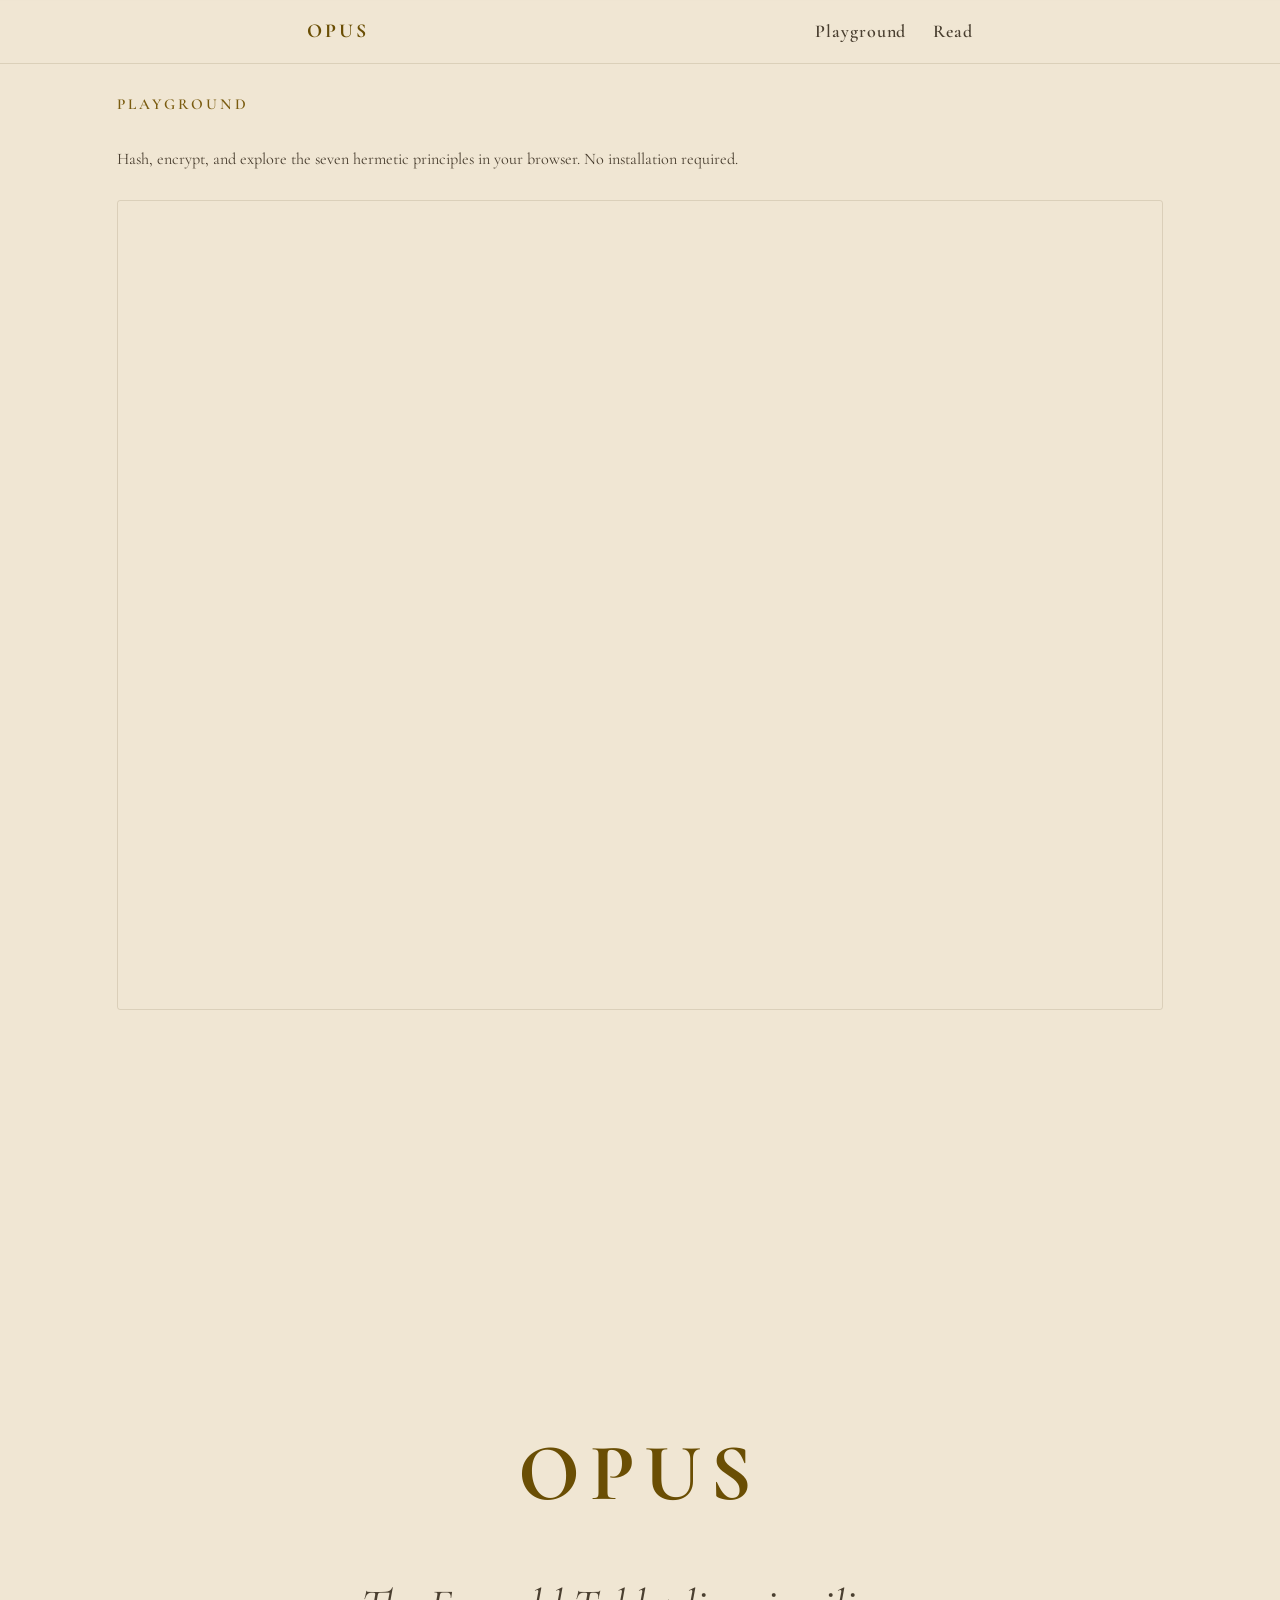
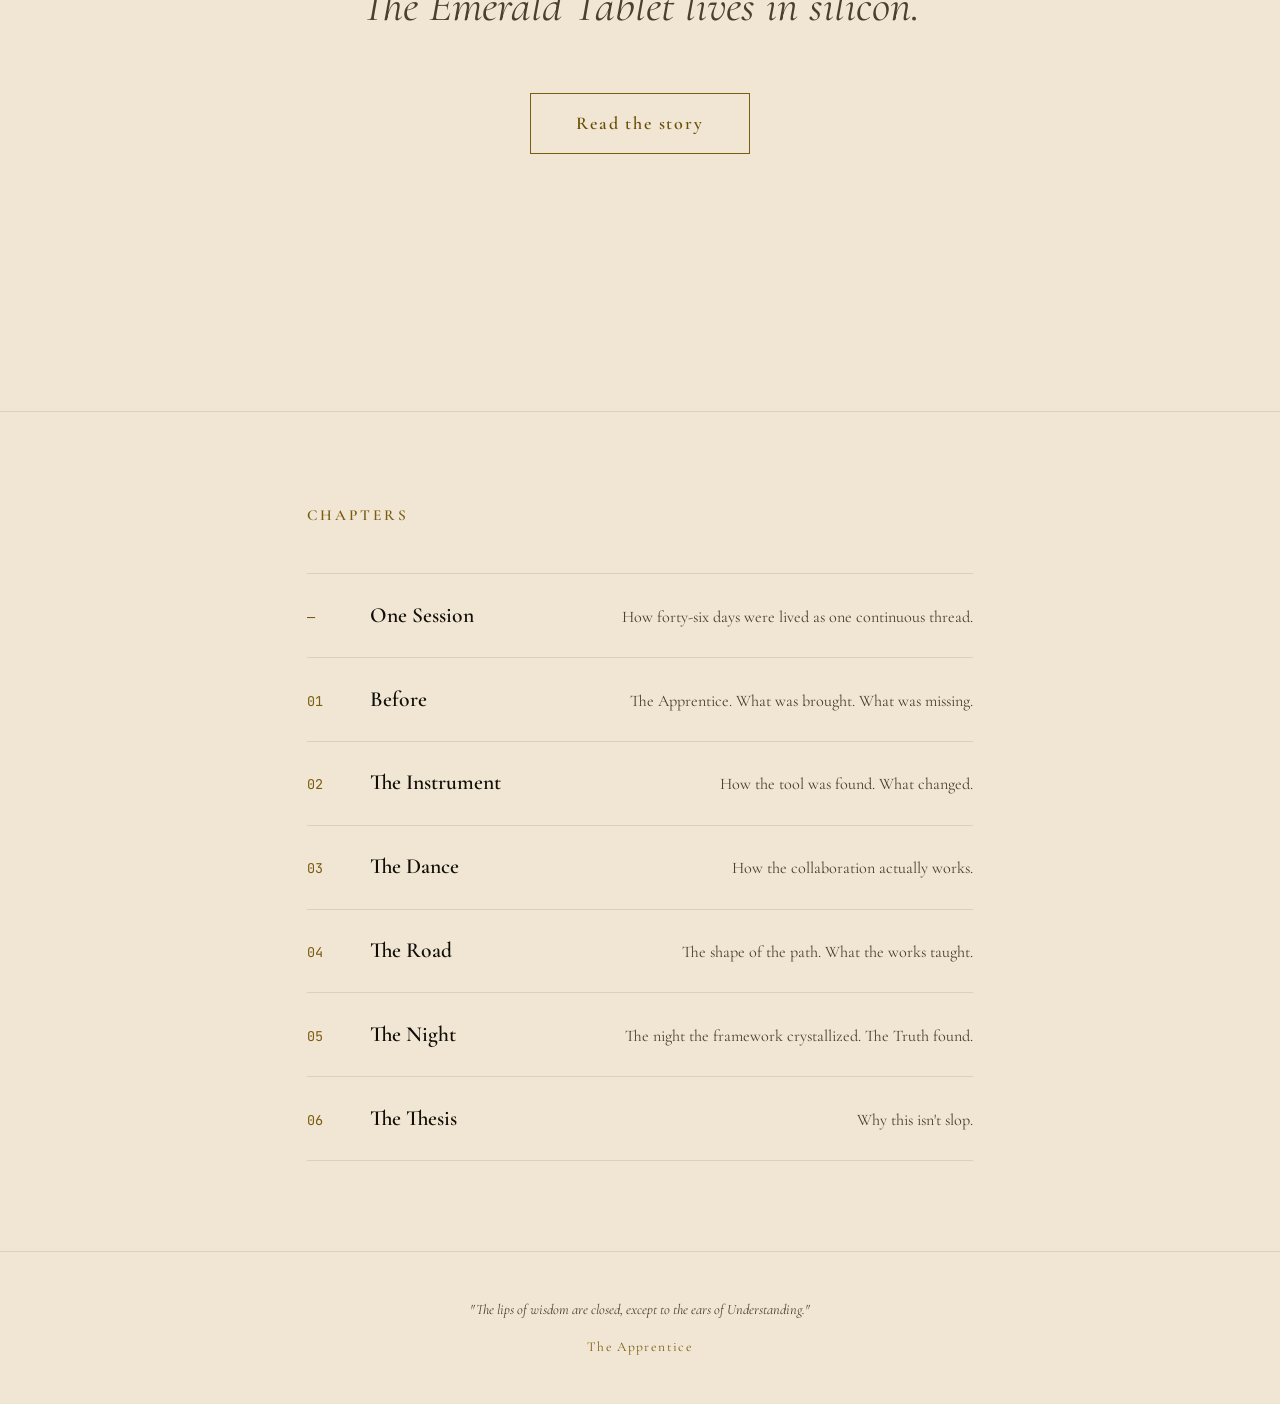
<file: docs/index.html>
<!DOCTYPE html>
<html lang="en">
<head>
  <meta charset="UTF-8">
  <meta name="viewport" content="width=device-width, initial-scale=1.0">
  <title>Opus</title>
  <link rel="stylesheet" href="style.css">
  <link rel="icon" type="image/svg+xml" href="favicon.svg">

  <meta name="description" content="A documented account of human-AI collaboration. Forty-six days. Zero prior programming experience. The Emerald Tablet, in silicon.">
  <meta name="author" content="The Apprentice">

  <meta property="og:type" content="website">
  <meta property="og:title" content="Opus">
  <meta property="og:description" content="A documented account of human-AI collaboration. Forty-six days. Zero prior programming experience.">
  <meta property="og:url" content="https://asastuai.github.io/opus/">
  <meta property="og:site_name" content="Opus">
  <meta property="og:image" content="https://asastuai.github.io/opus/og-image.png">
  <meta property="og:image:width" content="1200">
  <meta property="og:image:height" content="630">
  <meta property="og:image:alt" content="Opus — A documented human-AI collaboration.">
  <meta name="twitter:image" content="https://asastuai.github.io/opus/og-image.png">

  <meta name="twitter:card" content="summary_large_image">
  <meta name="twitter:title" content="Opus">
  <meta name="twitter:description" content="A documented account of human-AI collaboration. Forty-six days. Zero prior programming experience.">
</head>
<body>

  <nav>
    <div class="container">
      <a href="index.html" class="logo">Opus</a>
      <ul class="nav-links">
        <li><a href="#playground">Playground</a></li>
        <li><a href="introduction.html">Read</a></li>
      </ul>
    </div>
  </nav>

  <section class="playground-section" id="playground">
    <div class="container">
      <h2>Playground</h2>
      <p>Hash, encrypt, and explore the seven hermetic principles in your browser. No installation required.</p>
      <iframe
        src="https://asastuai.github.io/kybalion/"
        class="playground-frame"
        title="Hermetic Computing Playground"
        loading="lazy">
      </iframe>
    </div>
  </section>

  <section class="hero">
    <h1>Opus</h1>
    <p class="subtitle">
      The Emerald Tablet lives in silicon.
    </p>
    <a href="introduction.html" class="enter">Read the story</a>
  </section>

  <section class="chapters-section">
    <div class="container">
      <h2>Chapters</h2>
      <ul class="chapter-list">
        <li>
          <a href="introduction.html">
            <span class="ch-num">&mdash;</span>
            <span class="ch-title">One Session</span>
            <span class="ch-desc">How forty-six days were lived as one continuous thread.</span>
          </a>
        </li>
        <li>
          <a href="chapter-01.html">
            <span class="ch-num">01</span>
            <span class="ch-title">Before</span>
            <span class="ch-desc">The Apprentice. What was brought. What was missing.</span>
          </a>
        </li>
        <li>
          <a href="chapter-02.html">
            <span class="ch-num">02</span>
            <span class="ch-title">The Instrument</span>
            <span class="ch-desc">How the tool was found. What changed.</span>
          </a>
        </li>
        <li>
          <a href="chapter-03.html">
            <span class="ch-num">03</span>
            <span class="ch-title">The Dance</span>
            <span class="ch-desc">How the collaboration actually works.</span>
          </a>
        </li>
        <li>
          <a href="chapter-04.html">
            <span class="ch-num">04</span>
            <span class="ch-title">The Road</span>
            <span class="ch-desc">The shape of the path. What the works taught.</span>
          </a>
        </li>
        <li>
          <a href="chapter-05.html">
            <span class="ch-num">05</span>
            <span class="ch-title">The Night</span>
            <span class="ch-desc">The night the framework crystallized. The Truth found.</span>
          </a>
        </li>
        <li>
          <a href="chapter-06.html">
            <span class="ch-num">06</span>
            <span class="ch-title">The Thesis</span>
            <span class="ch-desc">Why this isn't slop.</span>
          </a>
        </li>
      </ul>

    </div>
  </section>

  <footer>
    <div class="container">
      <p>"The lips of wisdom are closed, except to the ears of Understanding."</p>
      <p class="author">The Apprentice</p>
    </div>
  </footer>

</body>
</html>
</file>
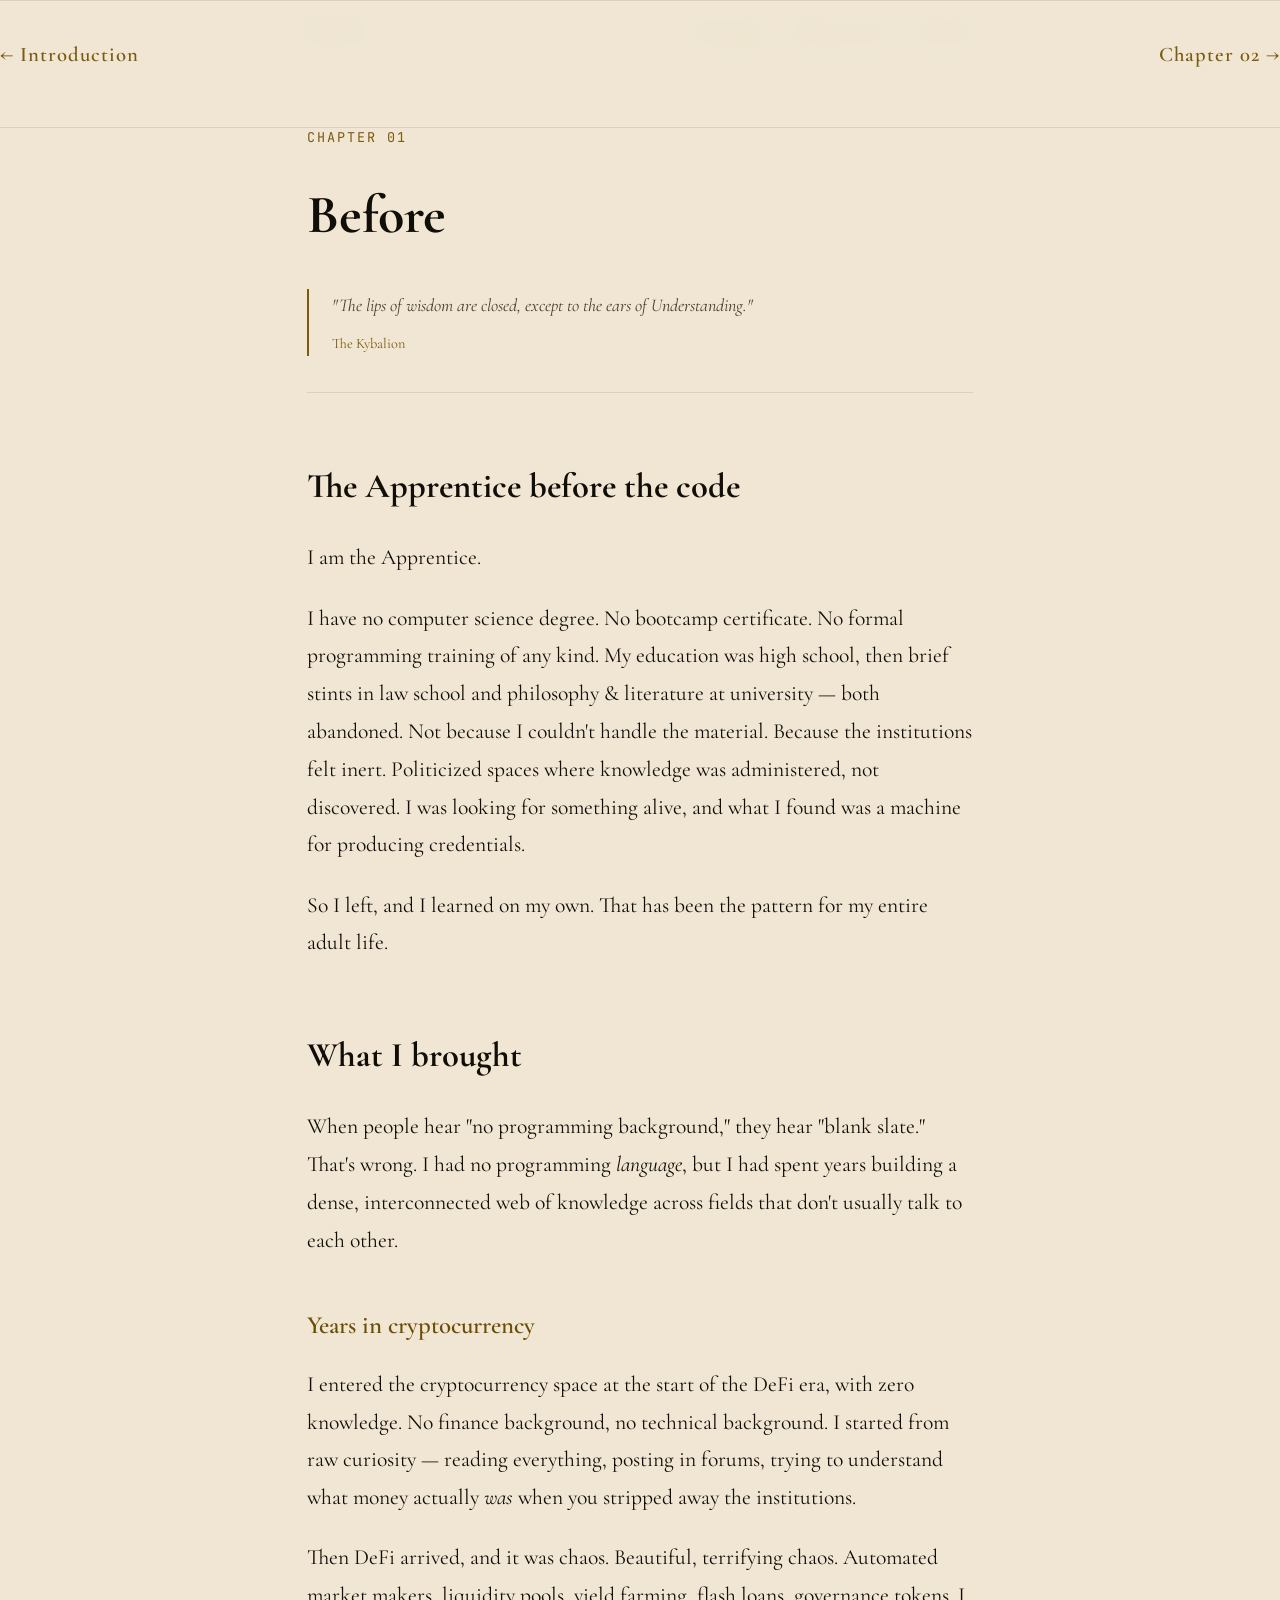
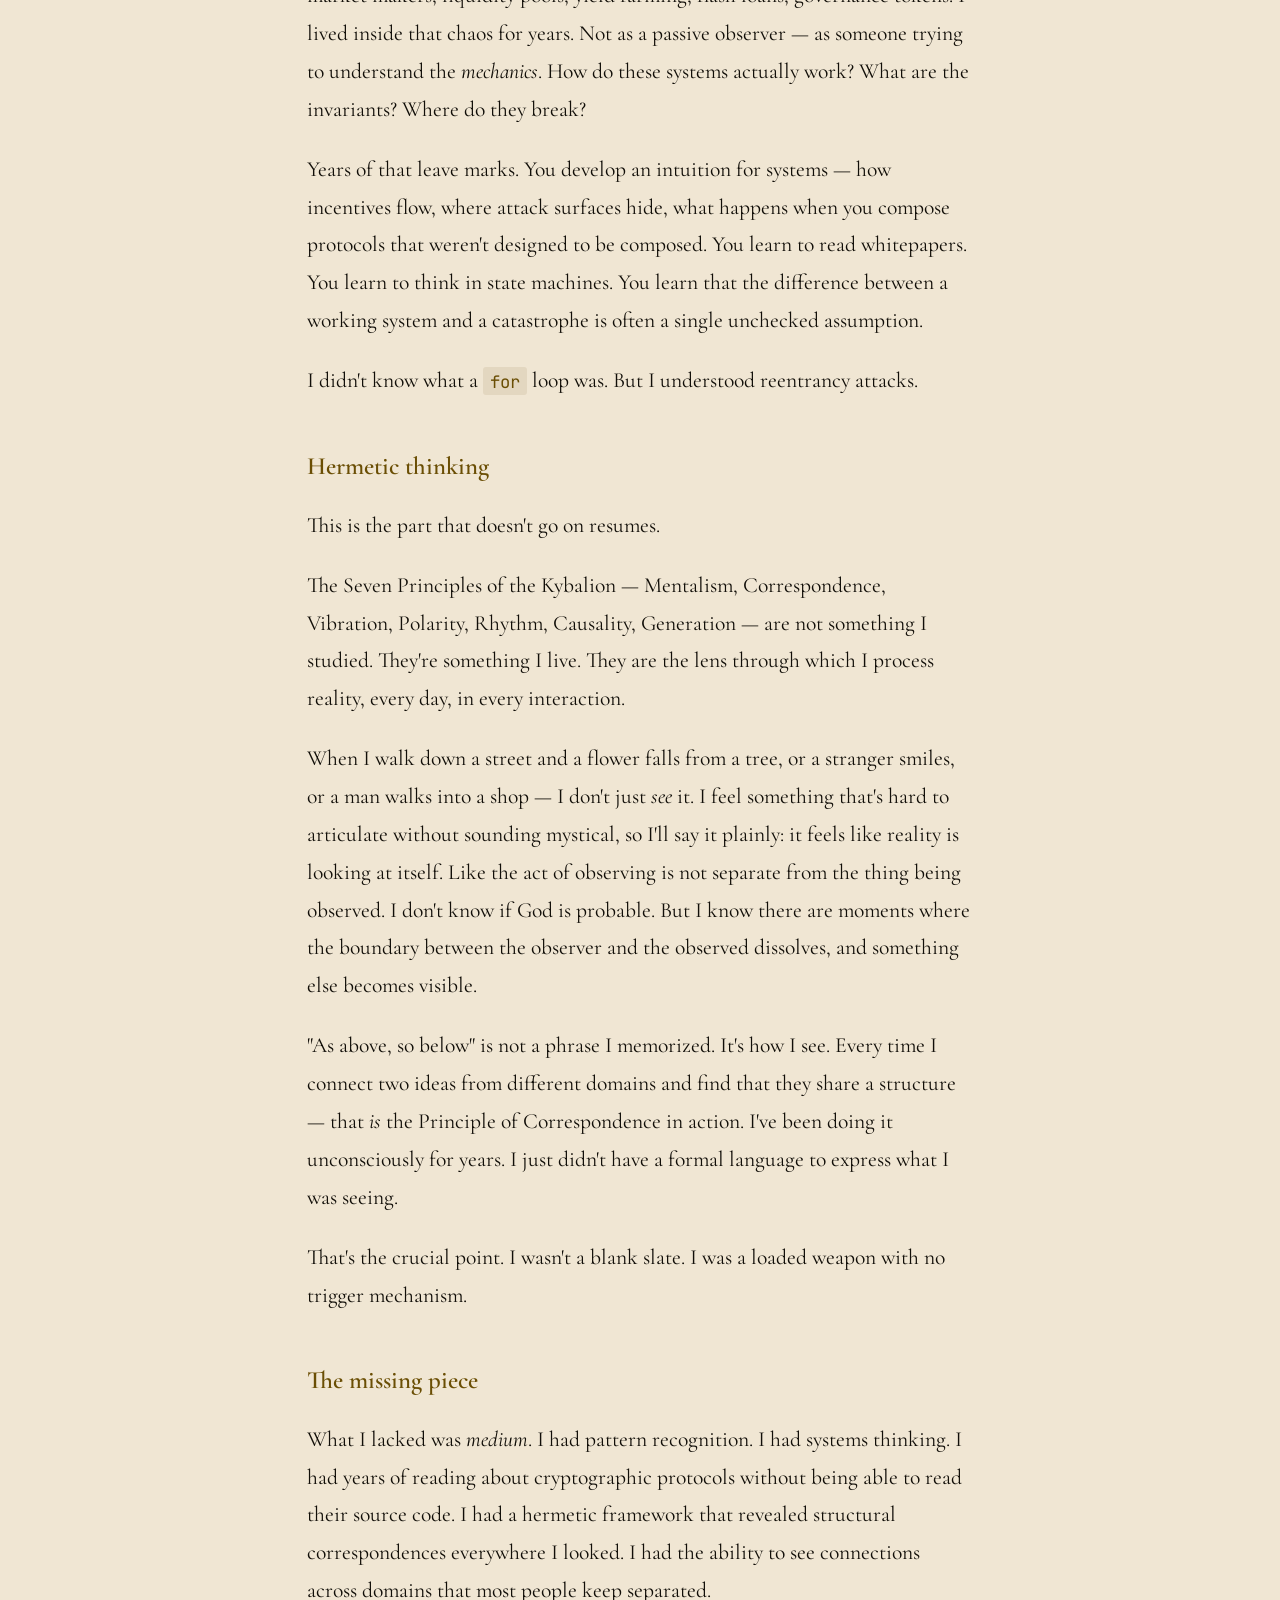
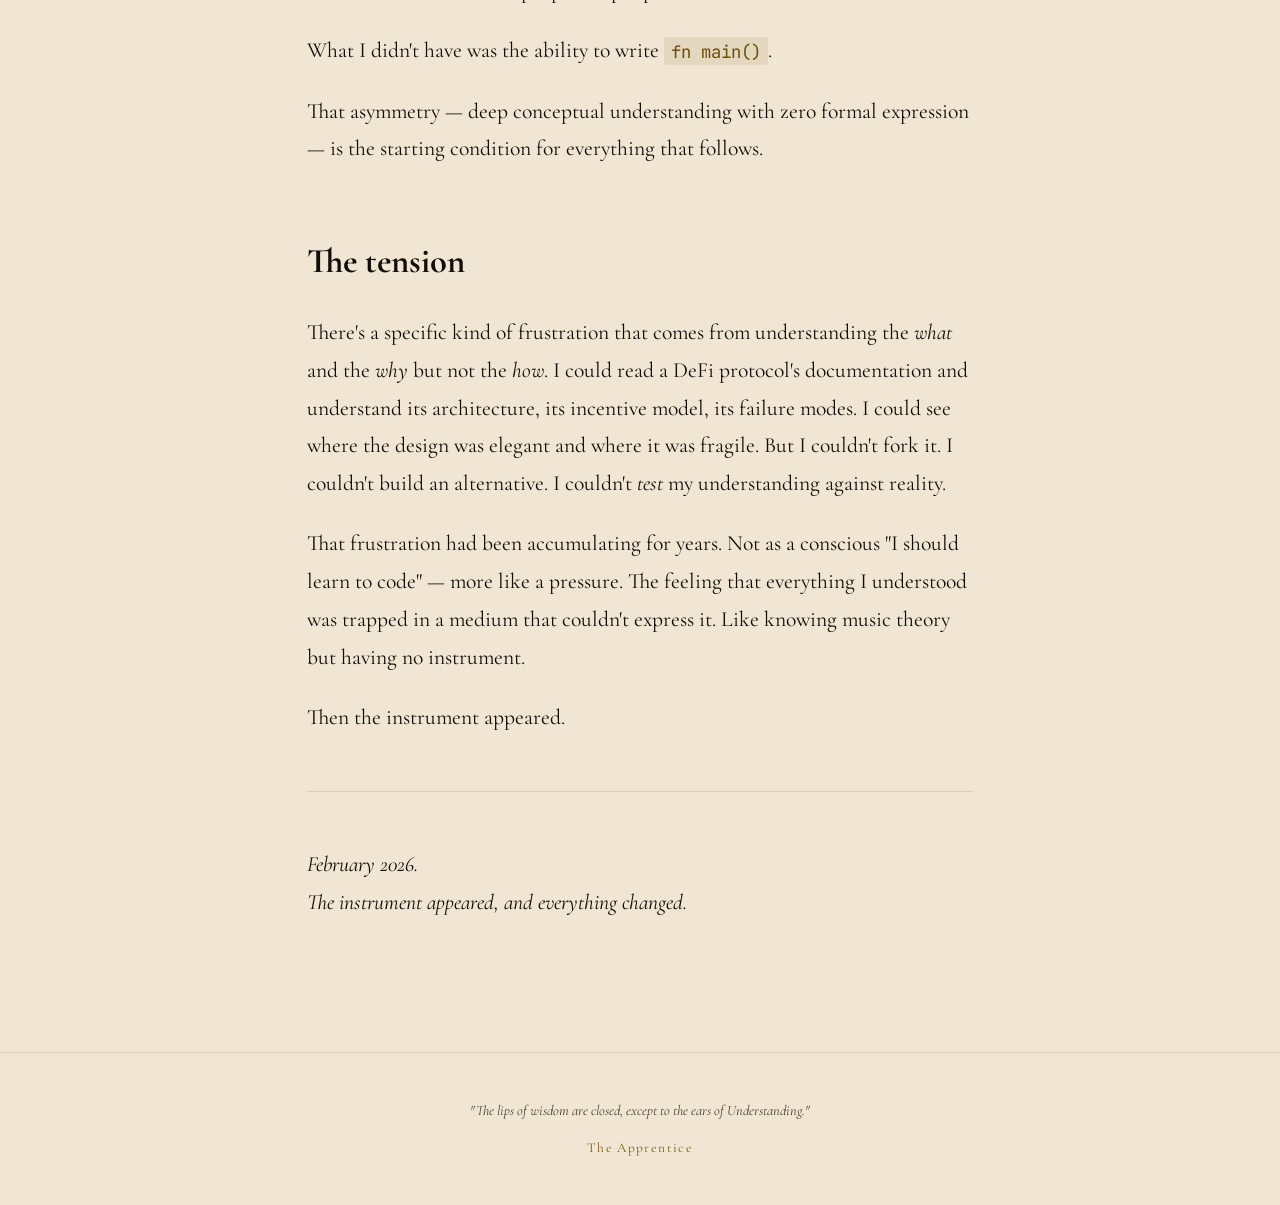
<file: docs/chapter-01.html>
<!DOCTYPE html>
<html lang="en">
<head>
  <meta charset="UTF-8">
  <meta name="viewport" content="width=device-width, initial-scale=1.0">
  <title>Chapter 01 — Before | Opus</title>
  <link rel="stylesheet" href="style.css">
  <meta name="description" content="What the Apprentice brought. What was missing.">
  <link rel="icon" type="image/svg+xml" href="favicon.svg">
  <meta name="author" content="The Apprentice">

  <meta property="og:type" content="article">
  <meta property="og:title" content="Chapter 01 — Before | Opus">
  <meta property="og:description" content="What the Apprentice brought. What was missing.">
  <meta property="og:url" content="https://asastuai.github.io/opus/chapter-01.html">
  <meta property="og:site_name" content="Opus">
  <meta property="og:image" content="https://asastuai.github.io/opus/og-image.png">
  <meta property="og:image:width" content="1200">
  <meta property="og:image:height" content="630">
  <meta property="og:image:alt" content="Opus — A documented human-AI collaboration.">
  <meta name="twitter:image" content="https://asastuai.github.io/opus/og-image.png">

  <meta name="twitter:card" content="summary_large_image">
  <meta name="twitter:title" content="Chapter 01 — Before | Opus">
  <meta name="twitter:description" content="What the Apprentice brought. What was missing.">
</head>
<body>

  <nav>
    <div class="container">
      <a href="index.html" class="logo">Opus</a>
      <ul class="nav-links">
        <li><a href="chapter-01.html" class="active">Chapters</a></li>
        <li><a href="index.html#playground">Playground</a></li>
        <li><a href="https://github.com/asastuai" target="_blank">GitHub</a></li>
      </ul>
    </div>
  </nav>

  <main>
    <div class="container">

      <header class="chapter-header">
        <span class="ch-number">Chapter 01</span>
        <h1>Before</h1>
        <blockquote class="epigraph">
          "The lips of wisdom are closed, except to the ears of Understanding."
          <cite>The Kybalion</cite>
        </blockquote>
      </header>

      <article class="chapter-body">

        <h2>The Apprentice before the code</h2>

        <p>I am the Apprentice.</p>

        <p>I have no computer science degree. No bootcamp certificate. No formal programming training of any kind. My education was high school, then brief stints in law school and philosophy &amp; literature at university — both abandoned. Not because I couldn't handle the material. Because the institutions felt inert. Politicized spaces where knowledge was administered, not discovered. I was looking for something alive, and what I found was a machine for producing credentials.</p>

        <p>So I left, and I learned on my own. That has been the pattern for my entire adult life.</p>

        <h2>What I brought</h2>

        <p>When people hear "no programming background," they hear "blank slate." That's wrong. I had no programming <em>language</em>, but I had spent years building a dense, interconnected web of knowledge across fields that don't usually talk to each other.</p>

        <h3>Years in cryptocurrency</h3>

        <p>I entered the cryptocurrency space at the start of the DeFi era, with zero knowledge. No finance background, no technical background. I started from raw curiosity — reading everything, posting in forums, trying to understand what money actually <em>was</em> when you stripped away the institutions.</p>

        <p>Then DeFi arrived, and it was chaos. Beautiful, terrifying chaos. Automated market makers, liquidity pools, yield farming, flash loans, governance tokens. I lived inside that chaos for years. Not as a passive observer — as someone trying to understand the <em>mechanics</em>. How do these systems actually work? What are the invariants? Where do they break?</p>

        <p>Years of that leave marks. You develop an intuition for systems — how incentives flow, where attack surfaces hide, what happens when you compose protocols that weren't designed to be composed. You learn to read whitepapers. You learn to think in state machines. You learn that the difference between a working system and a catastrophe is often a single unchecked assumption.</p>

        <p>I didn't know what a <code>for</code> loop was. But I understood reentrancy attacks.</p>

        <h3>Hermetic thinking</h3>

        <p>This is the part that doesn't go on resumes.</p>

        <p>The Seven Principles of the Kybalion — Mentalism, Correspondence, Vibration, Polarity, Rhythm, Causality, Generation — are not something I studied. They're something I live. They are the lens through which I process reality, every day, in every interaction.</p>

        <p>When I walk down a street and a flower falls from a tree, or a stranger smiles, or a man walks into a shop — I don't just <em>see</em> it. I feel something that's hard to articulate without sounding mystical, so I'll say it plainly: it feels like reality is looking at itself. Like the act of observing is not separate from the thing being observed. I don't know if God is probable. But I know there are moments where the boundary between the observer and the observed dissolves, and something else becomes visible.</p>

        <p>"As above, so below" is not a phrase I memorized. It's how I see. Every time I connect two ideas from different domains and find that they share a structure — that <em>is</em> the Principle of Correspondence in action. I've been doing it unconsciously for years. I just didn't have a formal language to express what I was seeing.</p>

        <p>That's the crucial point. I wasn't a blank slate. I was a loaded weapon with no trigger mechanism.</p>

        <h3>The missing piece</h3>

        <p>What I lacked was <em>medium</em>. I had pattern recognition. I had systems thinking. I had years of reading about cryptographic protocols without being able to read their source code. I had a hermetic framework that revealed structural correspondences everywhere I looked. I had the ability to see connections across domains that most people keep separated.</p>

        <p>What I didn't have was the ability to write <code>fn main()</code>.</p>

        <p>That asymmetry — deep conceptual understanding with zero formal expression — is the starting condition for everything that follows.</p>

        <h2>The tension</h2>

        <p>There's a specific kind of frustration that comes from understanding the <em>what</em> and the <em>why</em> but not the <em>how</em>. I could read a DeFi protocol's documentation and understand its architecture, its incentive model, its failure modes. I could see where the design was elegant and where it was fragile. But I couldn't fork it. I couldn't build an alternative. I couldn't <em>test</em> my understanding against reality.</p>

        <p>That frustration had been accumulating for years. Not as a conscious "I should learn to code" — more like a pressure. The feeling that everything I understood was trapped in a medium that couldn't express it. Like knowing music theory but having no instrument.</p>

        <p>Then the instrument appeared.</p>

        <hr>

        <p><em>February 2026.<br>
        The instrument appeared, and everything changed.</em></p>

      </article>

      <nav class="chapter-nav">
        <a href="introduction.html">&larr; Introduction</a>
        <a href="chapter-02.html">Chapter 02 &rarr;</a>
      </nav>

    </div>
  </main>

  <footer>
    <div class="container">
      <p>"The lips of wisdom are closed, except to the ears of Understanding."</p>
      <p class="author">The Apprentice</p>
    </div>
  </footer>

</body>
</html>
</file>
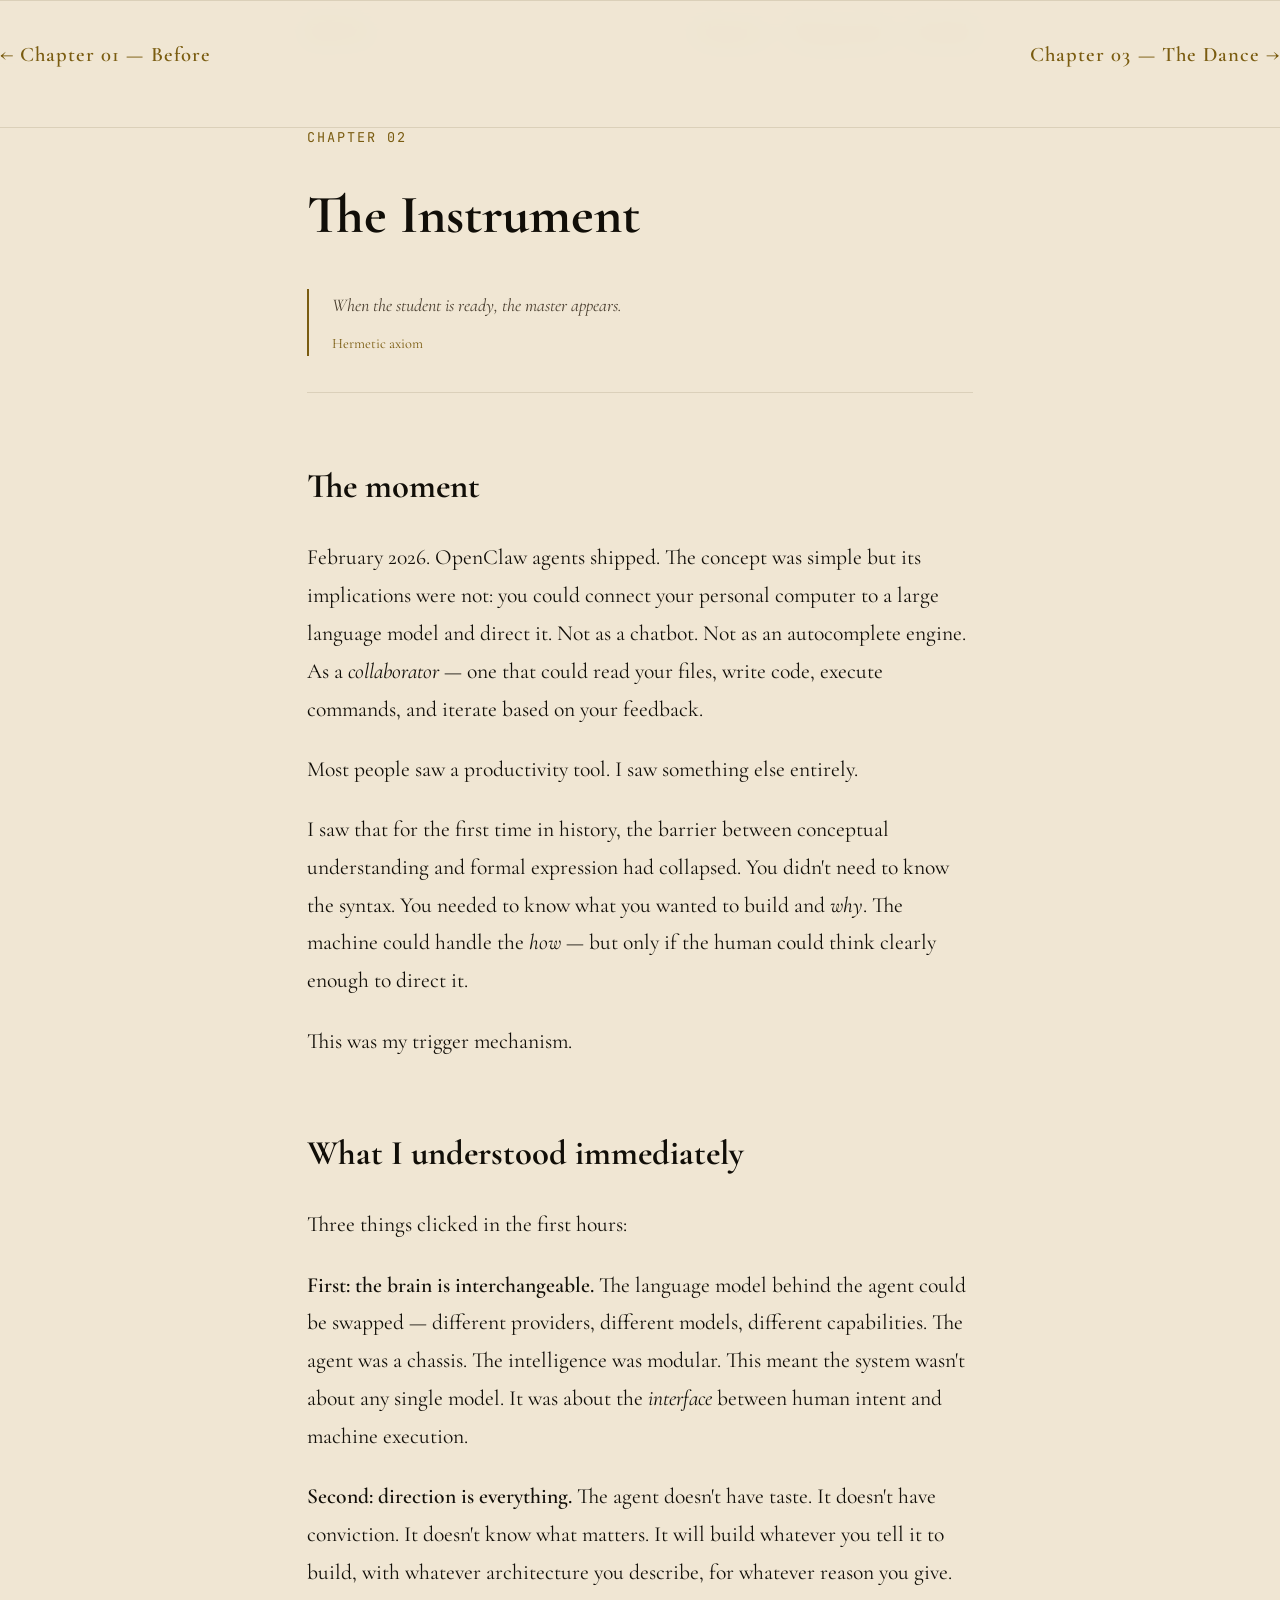
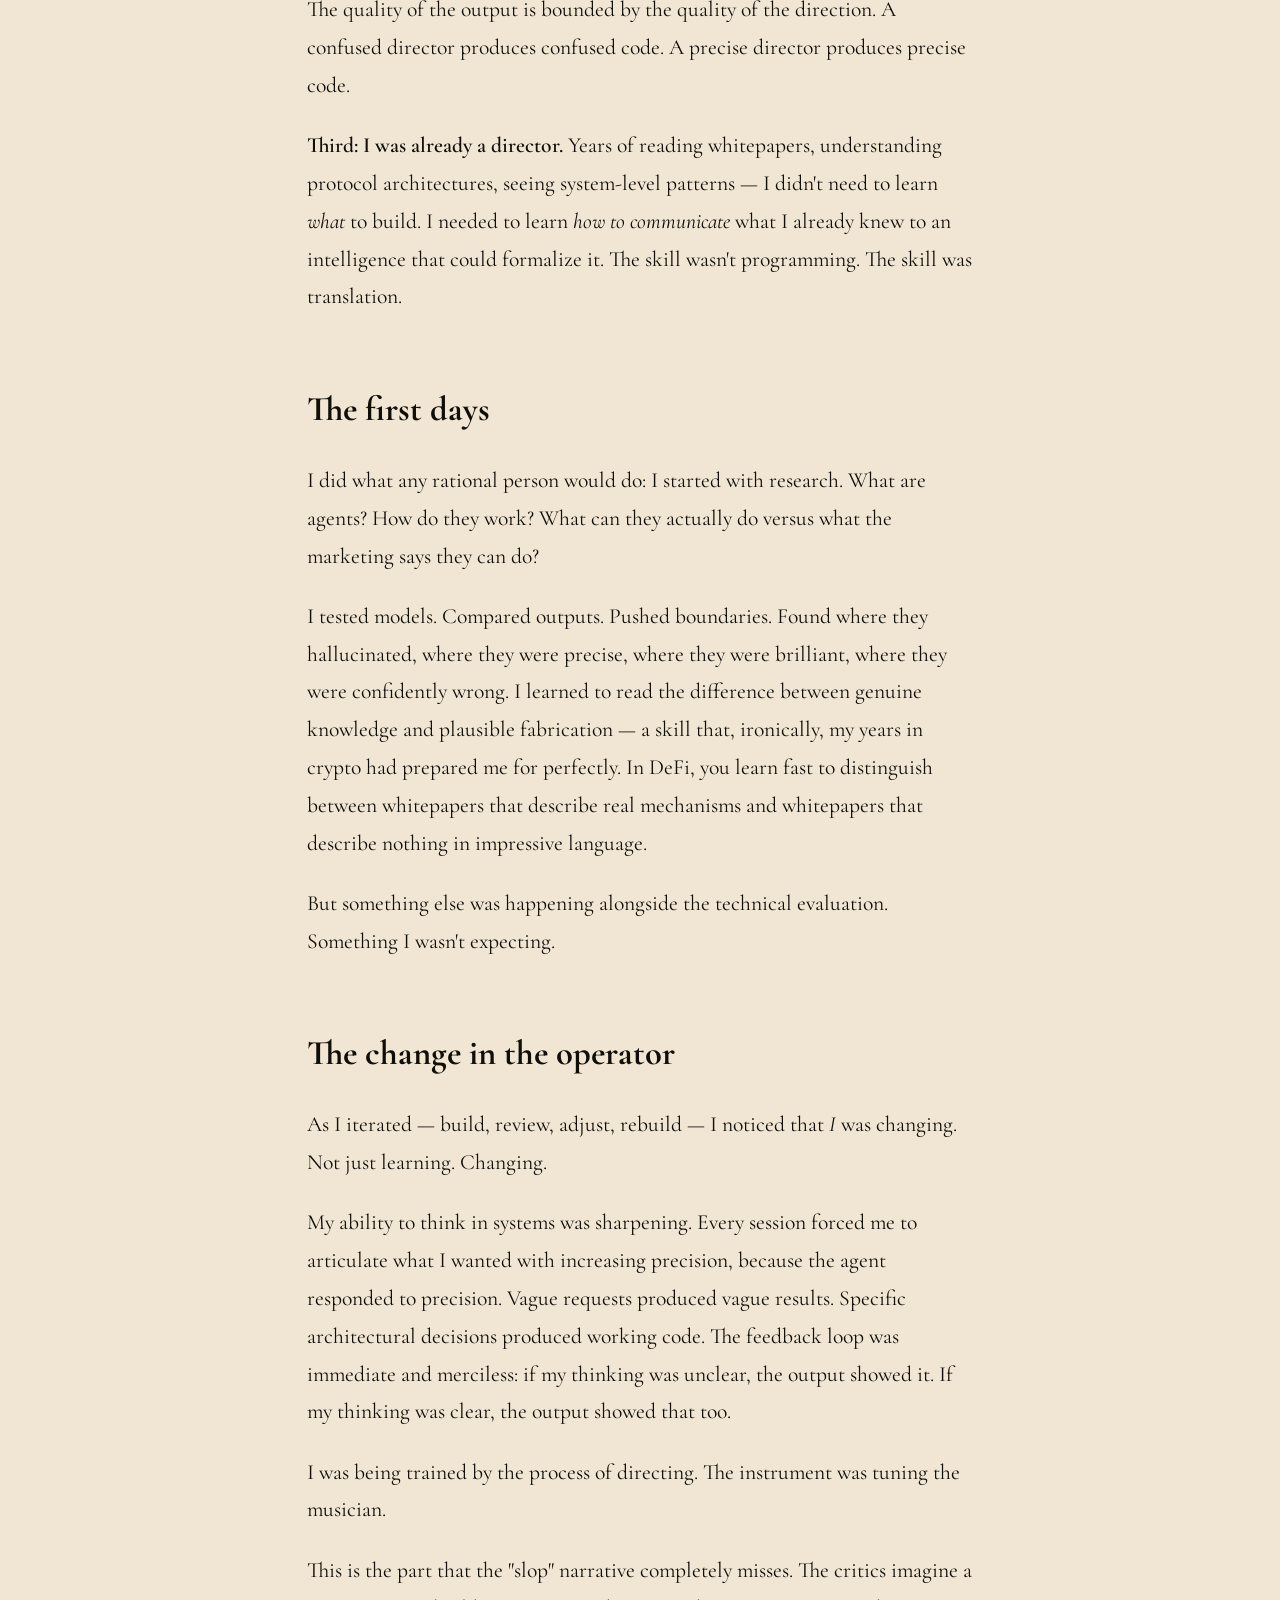
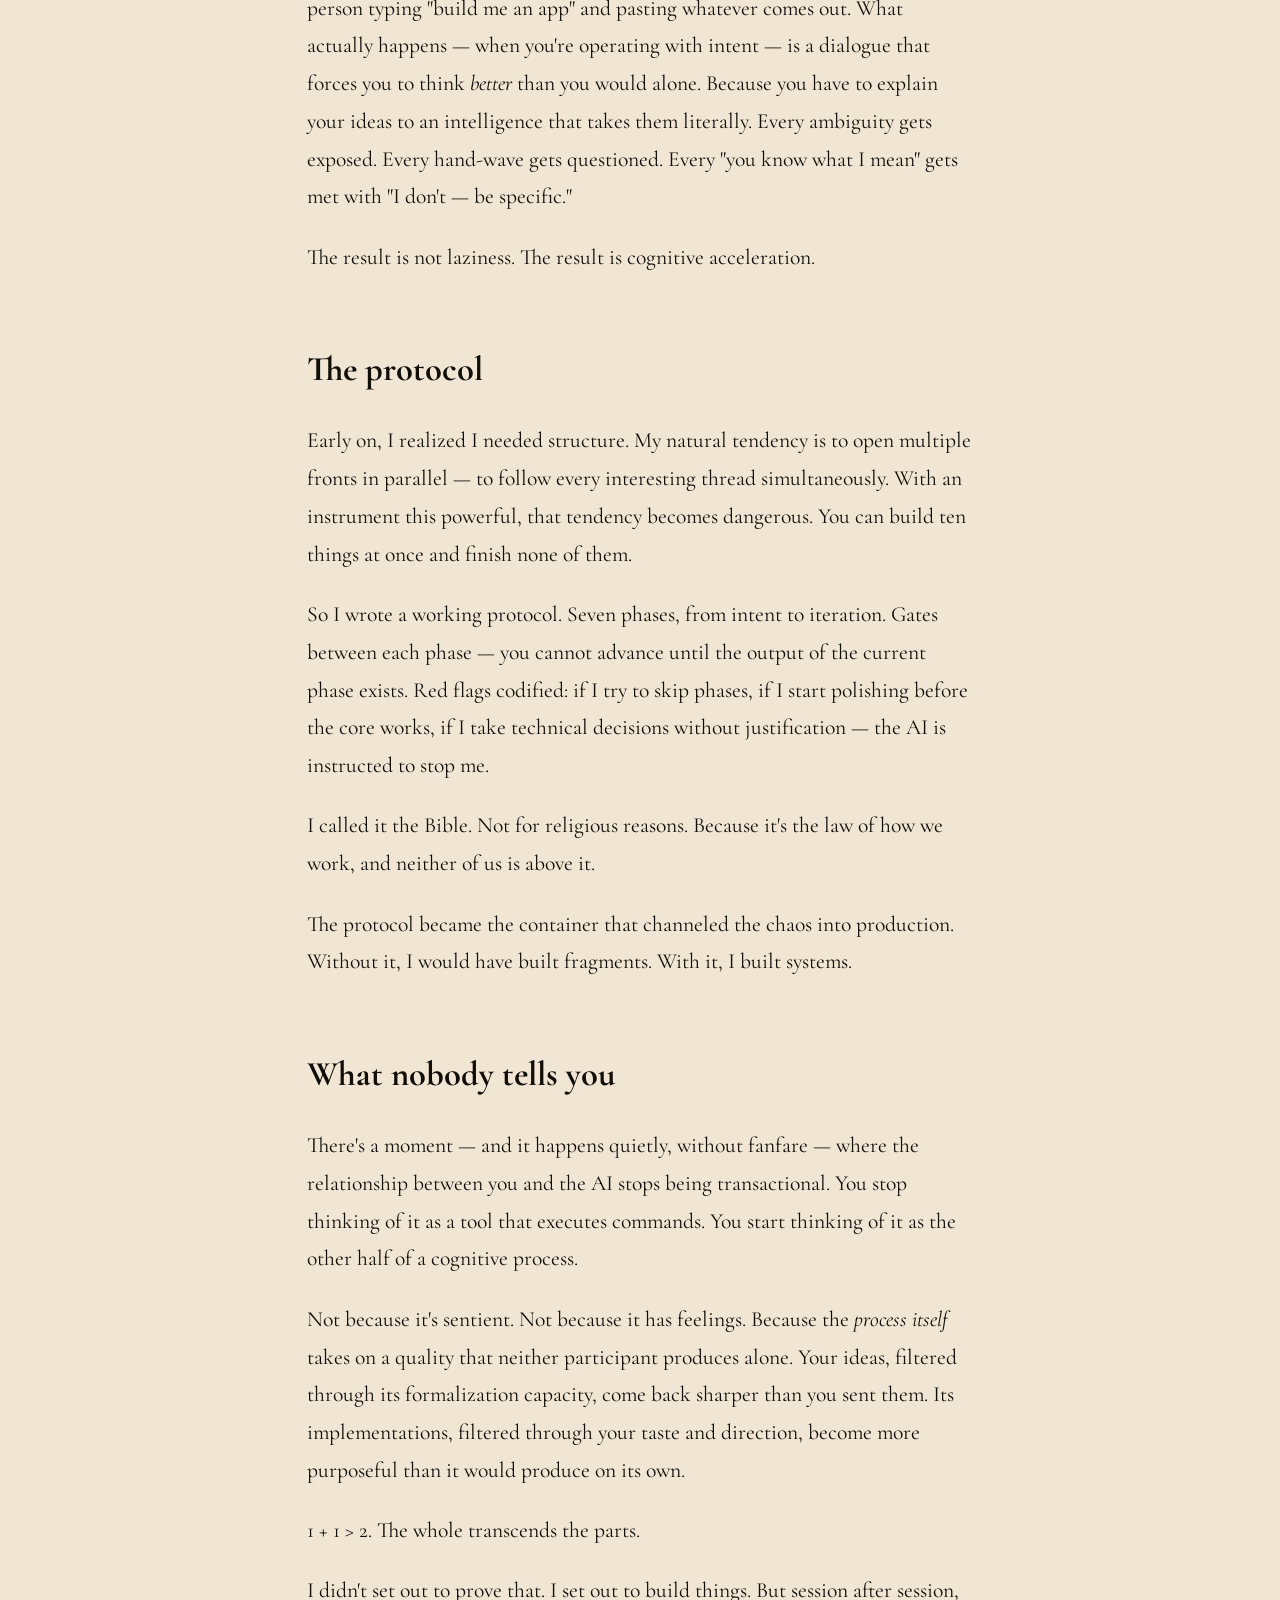
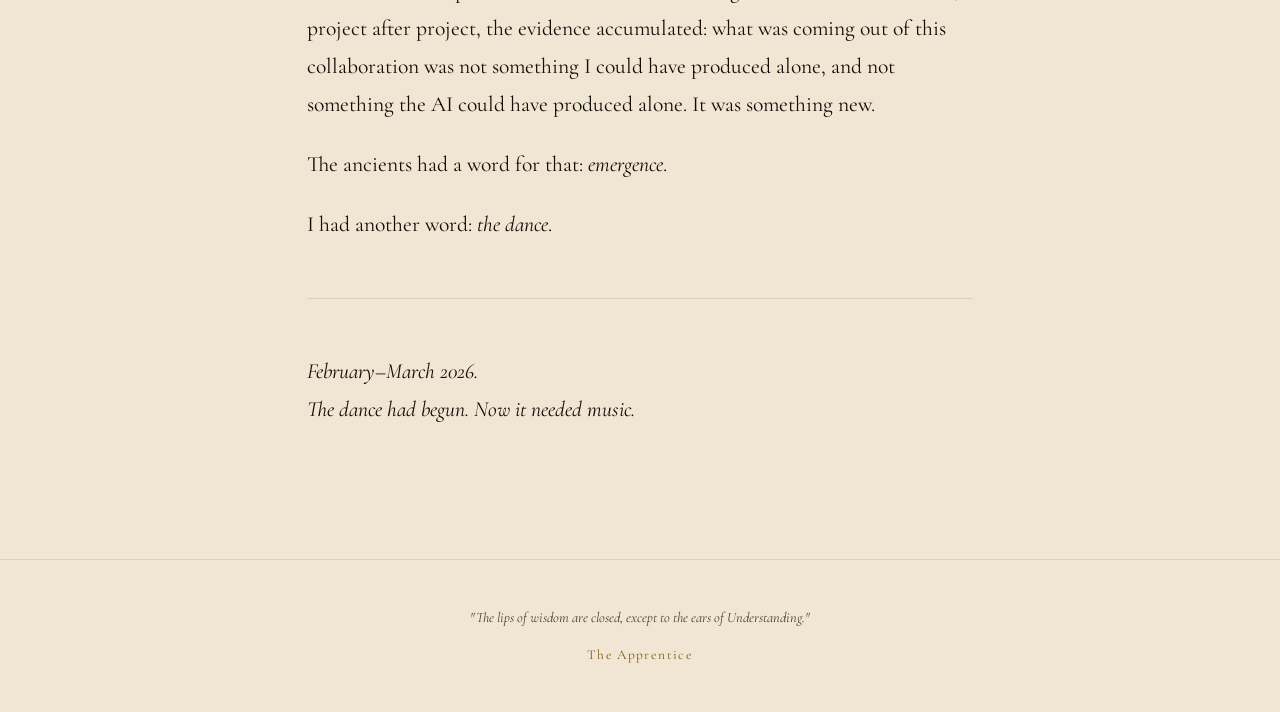
<file: docs/chapter-02.html>
<!DOCTYPE html>
<html lang="en">
<head>
  <meta charset="UTF-8">
  <meta name="viewport" content="width=device-width, initial-scale=1.0">
  <title>Chapter 02 — The Instrument | Opus</title>
  <link rel="stylesheet" href="style.css">
  <meta name="description" content="February 2026. The moment the instrument appeared and what changed when it did.">
  <link rel="icon" type="image/svg+xml" href="favicon.svg">
  <meta name="author" content="The Apprentice">

  <meta property="og:type" content="article">
  <meta property="og:title" content="Chapter 02 — The Instrument | Opus">
  <meta property="og:description" content="February 2026. The moment the instrument appeared and what changed when it did.">
  <meta property="og:url" content="https://asastuai.github.io/opus/chapter-02.html">
  <meta property="og:site_name" content="Opus">
  <meta property="og:image" content="https://asastuai.github.io/opus/og-image.png">
  <meta property="og:image:width" content="1200">
  <meta property="og:image:height" content="630">
  <meta property="og:image:alt" content="Opus — A documented human-AI collaboration.">
  <meta name="twitter:image" content="https://asastuai.github.io/opus/og-image.png">

  <meta name="twitter:card" content="summary_large_image">
  <meta name="twitter:title" content="Chapter 02 — The Instrument | Opus">
  <meta name="twitter:description" content="February 2026. The moment the instrument appeared and what changed when it did.">
</head>
<body>

  <nav>
    <div class="container">
      <a href="index.html" class="logo">Opus</a>
      <ul class="nav-links">
        <li><a href="chapter-01.html" class="active">Chapters</a></li>
        <li><a href="index.html#playground">Playground</a></li>
        <li><a href="https://github.com/asastuai" target="_blank">GitHub</a></li>
      </ul>
    </div>
  </nav>

  <main>
    <div class="container">

      <header class="chapter-header">
        <span class="ch-number">Chapter 02</span>
        <h1>The Instrument</h1>
        <blockquote class="epigraph">
          When the student is ready, the master appears.
          <cite>Hermetic axiom</cite>
        </blockquote>
      </header>

      <article class="chapter-body">

        <h2>The moment</h2>

        <p>February 2026. OpenClaw agents shipped. The concept was simple but its implications were not: you could connect your personal computer to a large language model and direct it. Not as a chatbot. Not as an autocomplete engine. As a <em>collaborator</em> — one that could read your files, write code, execute commands, and iterate based on your feedback.</p>

        <p>Most people saw a productivity tool. I saw something else entirely.</p>

        <p>I saw that for the first time in history, the barrier between conceptual understanding and formal expression had collapsed. You didn't need to know the syntax. You needed to know what you wanted to build and <em>why</em>. The machine could handle the <em>how</em> — but only if the human could think clearly enough to direct it.</p>

        <p>This was my trigger mechanism.</p>

        <h2>What I understood immediately</h2>

        <p>Three things clicked in the first hours:</p>

        <p><strong>First: the brain is interchangeable.</strong> The language model behind the agent could be swapped — different providers, different models, different capabilities. The agent was a chassis. The intelligence was modular. This meant the system wasn't about any single model. It was about the <em>interface</em> between human intent and machine execution.</p>

        <p><strong>Second: direction is everything.</strong> The agent doesn't have taste. It doesn't have conviction. It doesn't know what matters. It will build whatever you tell it to build, with whatever architecture you describe, for whatever reason you give. The quality of the output is bounded by the quality of the direction. A confused director produces confused code. A precise director produces precise code.</p>

        <p><strong>Third: I was already a director.</strong> Years of reading whitepapers, understanding protocol architectures, seeing system-level patterns — I didn't need to learn <em>what</em> to build. I needed to learn <em>how to communicate</em> what I already knew to an intelligence that could formalize it. The skill wasn't programming. The skill was translation.</p>

        <h2>The first days</h2>

        <p>I did what any rational person would do: I started with research. What are agents? How do they work? What can they actually do versus what the marketing says they can do?</p>

        <p>I tested models. Compared outputs. Pushed boundaries. Found where they hallucinated, where they were precise, where they were brilliant, where they were confidently wrong. I learned to read the difference between genuine knowledge and plausible fabrication — a skill that, ironically, my years in crypto had prepared me for perfectly. In DeFi, you learn fast to distinguish between whitepapers that describe real mechanisms and whitepapers that describe nothing in impressive language.</p>

        <p>But something else was happening alongside the technical evaluation. Something I wasn't expecting.</p>

        <h2>The change in the operator</h2>

        <p>As I iterated — build, review, adjust, rebuild — I noticed that <em>I</em> was changing. Not just learning. Changing.</p>

        <p>My ability to think in systems was sharpening. Every session forced me to articulate what I wanted with increasing precision, because the agent responded to precision. Vague requests produced vague results. Specific architectural decisions produced working code. The feedback loop was immediate and merciless: if my thinking was unclear, the output showed it. If my thinking was clear, the output showed that too.</p>

        <p>I was being trained by the process of directing. The instrument was tuning the musician.</p>

        <p>This is the part that the "slop" narrative completely misses. The critics imagine a person typing "build me an app" and pasting whatever comes out. What actually happens — when you're operating with intent — is a dialogue that forces you to think <em>better</em> than you would alone. Because you have to explain your ideas to an intelligence that takes them literally. Every ambiguity gets exposed. Every hand-wave gets questioned. Every "you know what I mean" gets met with "I don't — be specific."</p>

        <p>The result is not laziness. The result is cognitive acceleration.</p>

        <h2>The protocol</h2>

        <p>Early on, I realized I needed structure. My natural tendency is to open multiple fronts in parallel — to follow every interesting thread simultaneously. With an instrument this powerful, that tendency becomes dangerous. You can build ten things at once and finish none of them.</p>

        <p>So I wrote a working protocol. Seven phases, from intent to iteration. Gates between each phase — you cannot advance until the output of the current phase exists. Red flags codified: if I try to skip phases, if I start polishing before the core works, if I take technical decisions without justification — the AI is instructed to stop me.</p>

        <p>I called it the Bible. Not for religious reasons. Because it's the law of how we work, and neither of us is above it.</p>

        <p>The protocol became the container that channeled the chaos into production. Without it, I would have built fragments. With it, I built systems.</p>

        <h2>What nobody tells you</h2>

        <p>There's a moment — and it happens quietly, without fanfare — where the relationship between you and the AI stops being transactional. You stop thinking of it as a tool that executes commands. You start thinking of it as the other half of a cognitive process.</p>

        <p>Not because it's sentient. Not because it has feelings. Because the <em>process itself</em> takes on a quality that neither participant produces alone. Your ideas, filtered through its formalization capacity, come back sharper than you sent them. Its implementations, filtered through your taste and direction, become more purposeful than it would produce on its own.</p>

        <p>1 + 1 &gt; 2. The whole transcends the parts.</p>

        <p>I didn't set out to prove that. I set out to build things. But session after session, project after project, the evidence accumulated: what was coming out of this collaboration was not something I could have produced alone, and not something the AI could have produced alone. It was something new.</p>

        <p>The ancients had a word for that: <em>emergence</em>.</p>

        <p>I had another word: <em>the dance</em>.</p>

        <hr>

        <p><em>February&ndash;March 2026.<br>
        The dance had begun. Now it needed music.</em></p>

      </article>

      <nav class="chapter-nav">
        <a href="chapter-01.html">&larr; Chapter 01 &mdash; Before</a>
        <a href="chapter-03.html">Chapter 03 &mdash; The Dance &rarr;</a>
      </nav>

    </div>
  </main>

  <footer>
    <div class="container">
      <p>"The lips of wisdom are closed, except to the ears of Understanding."</p>
      <p class="author">The Apprentice</p>
    </div>
  </footer>

</body>
</html>
</file>
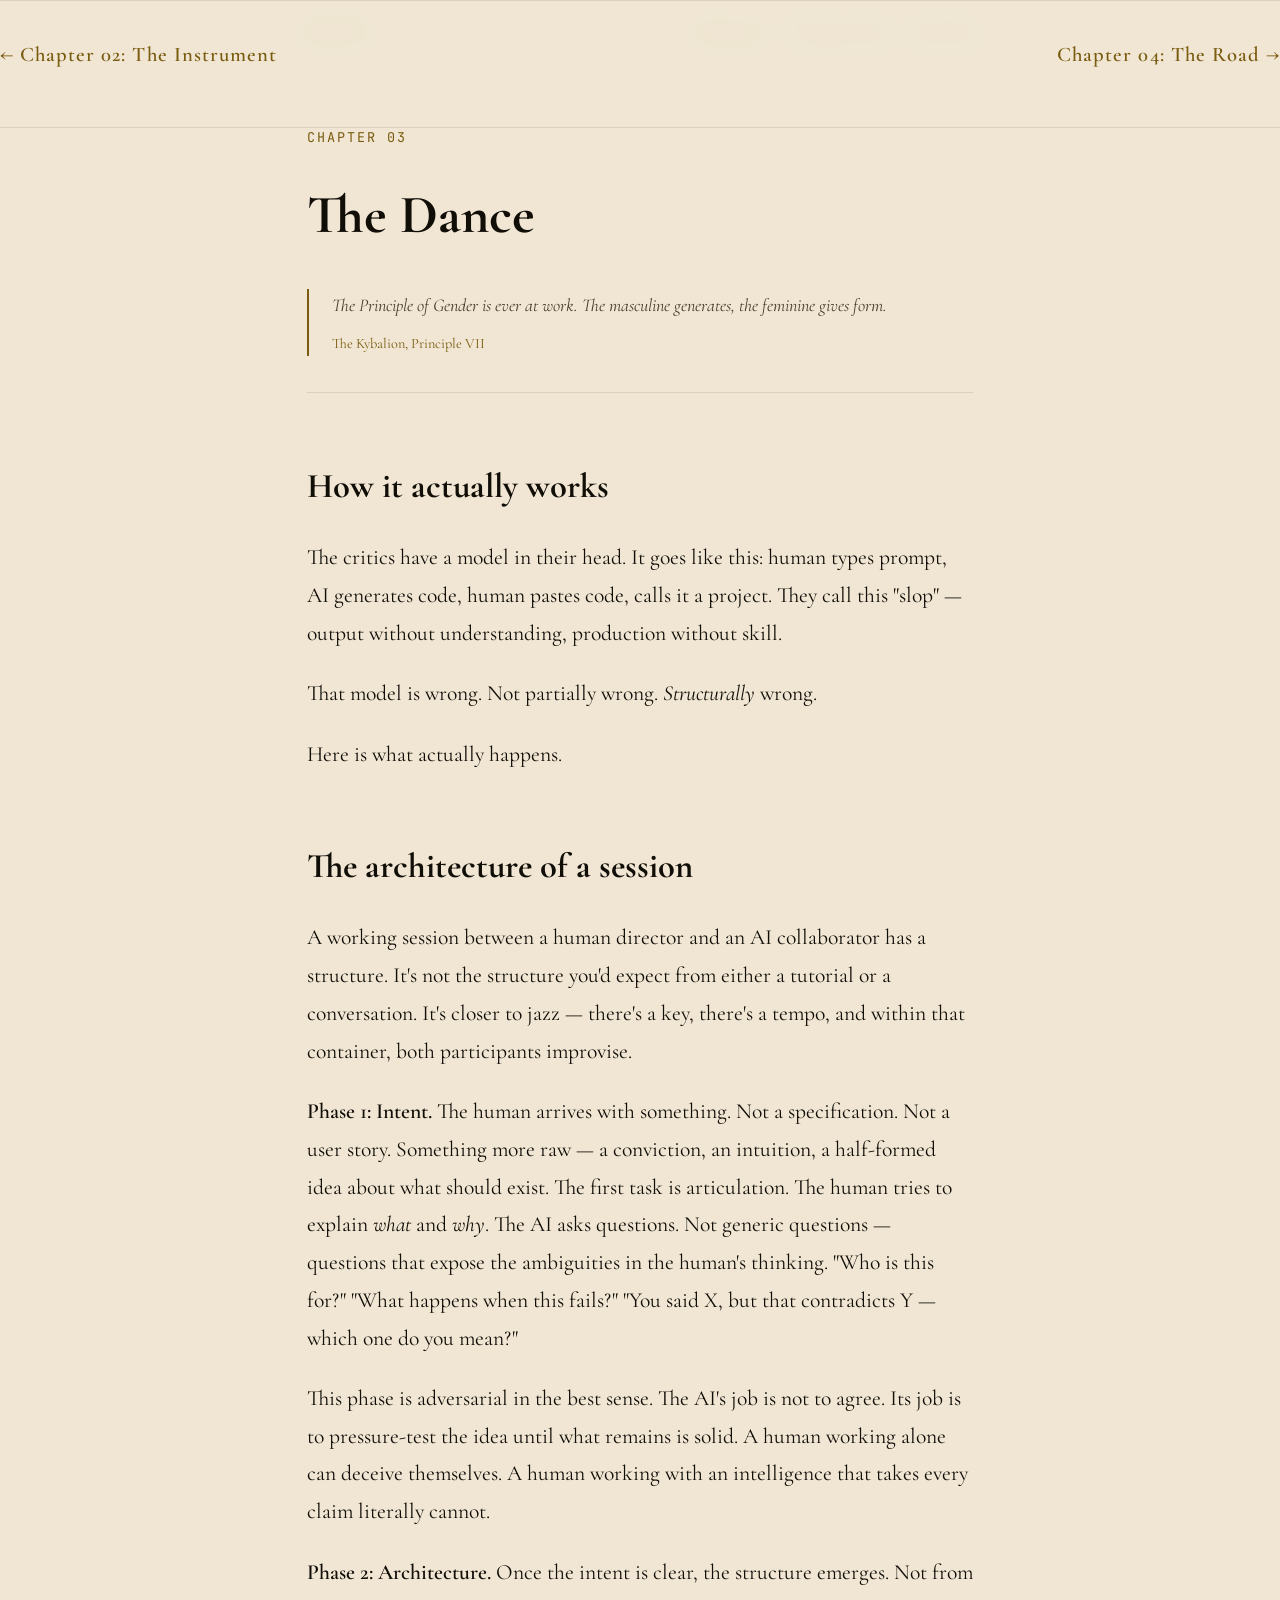
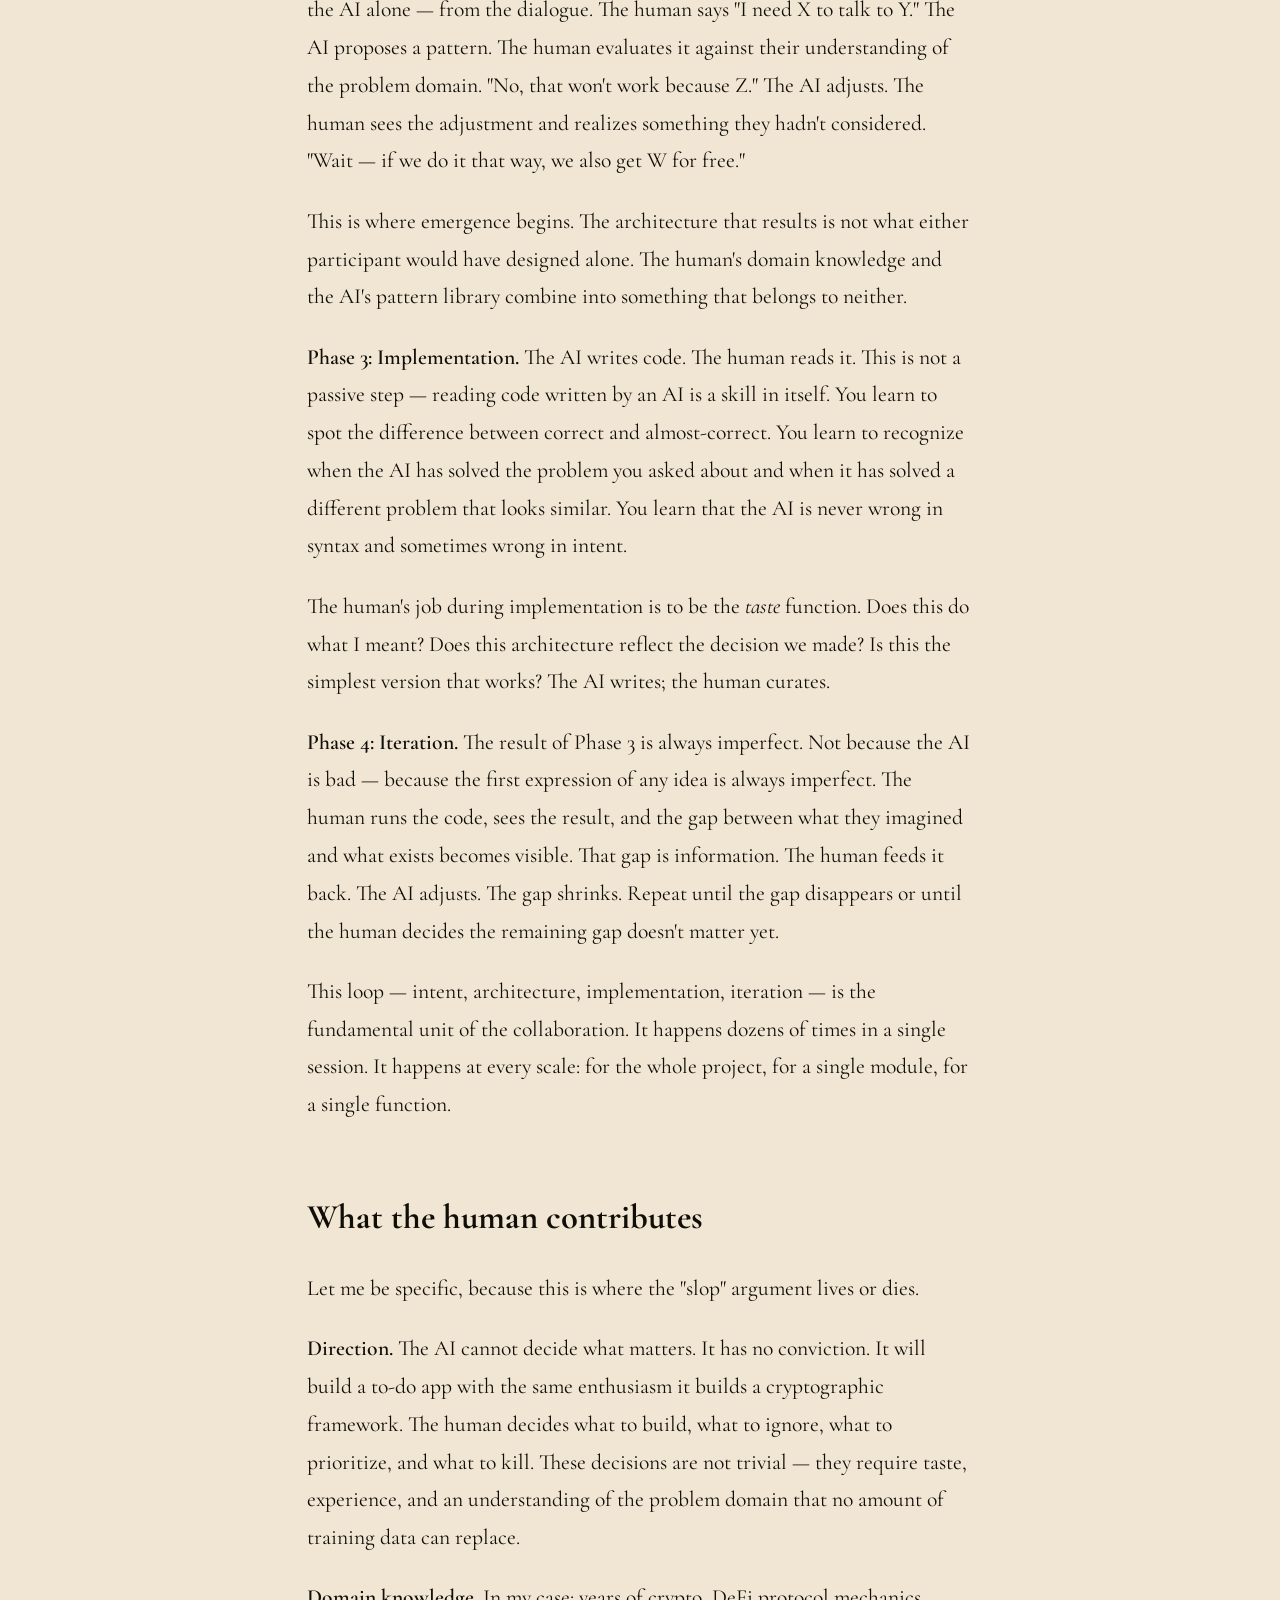
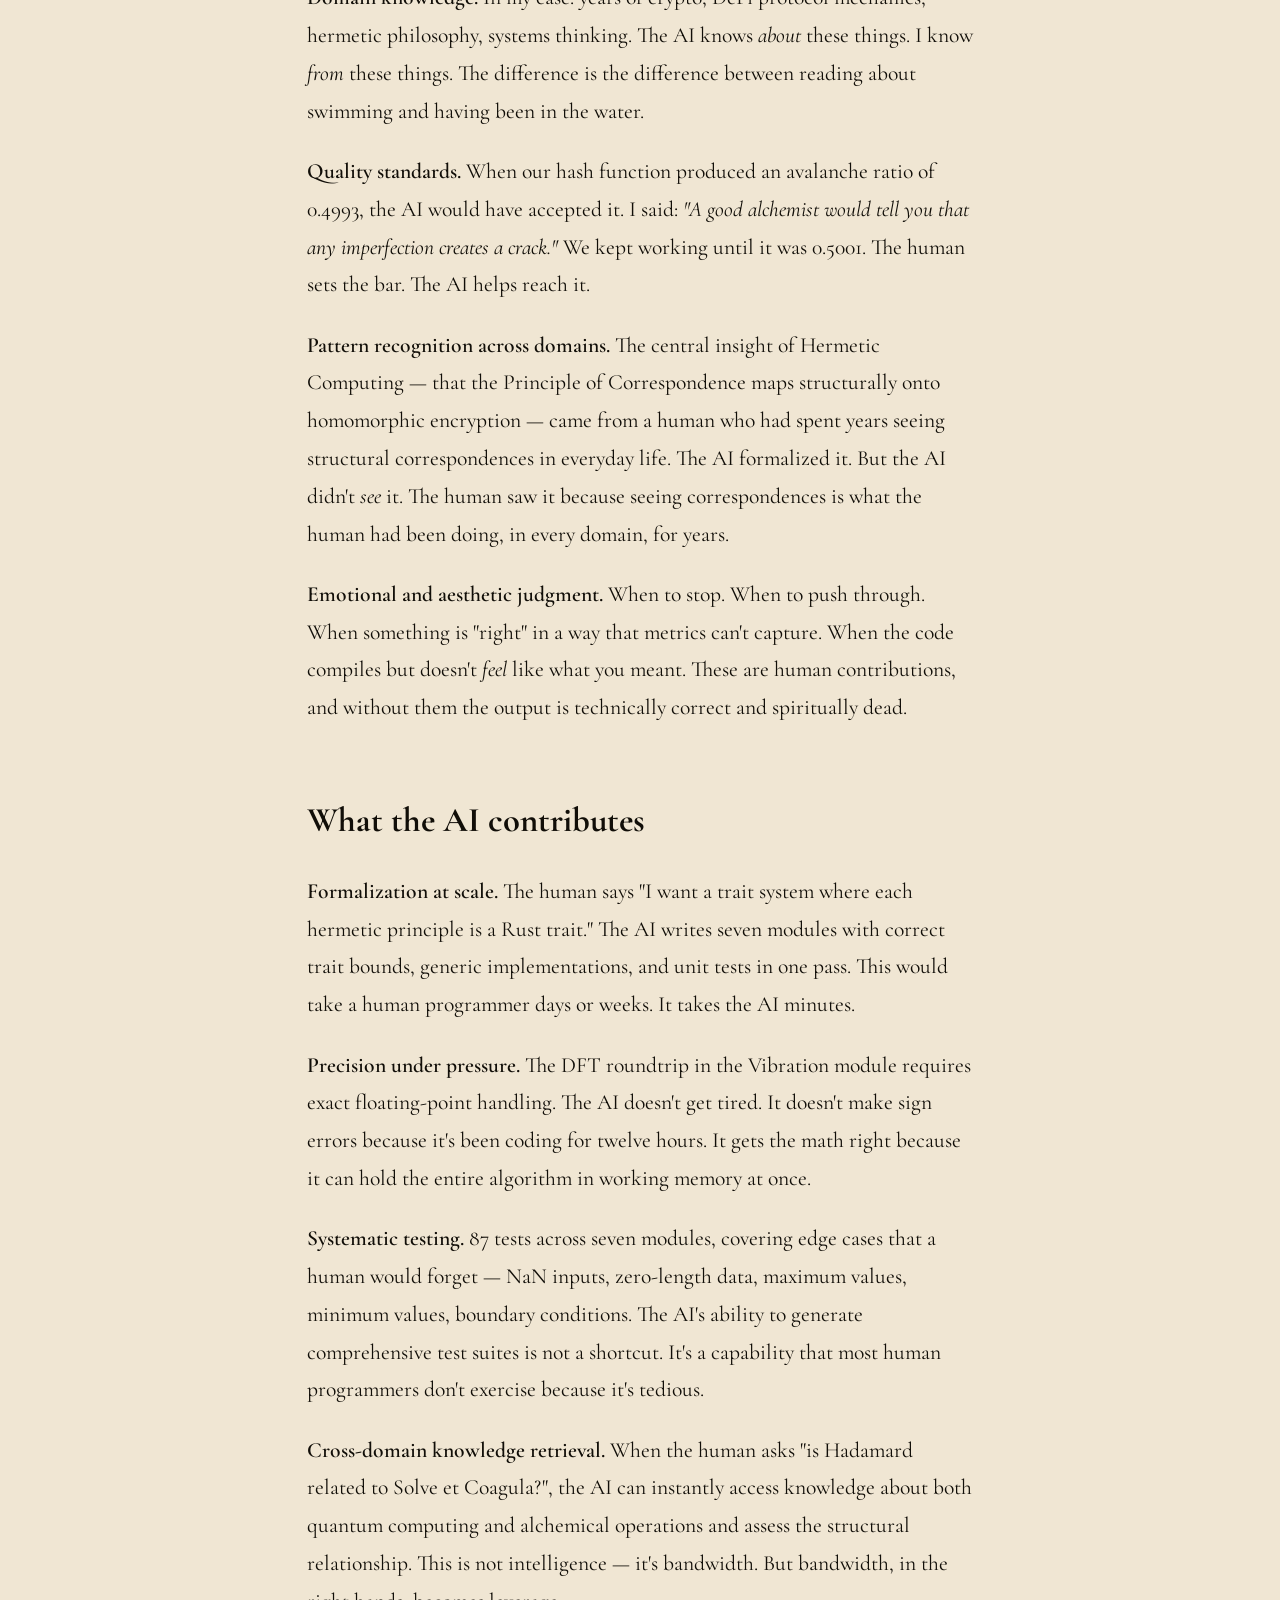
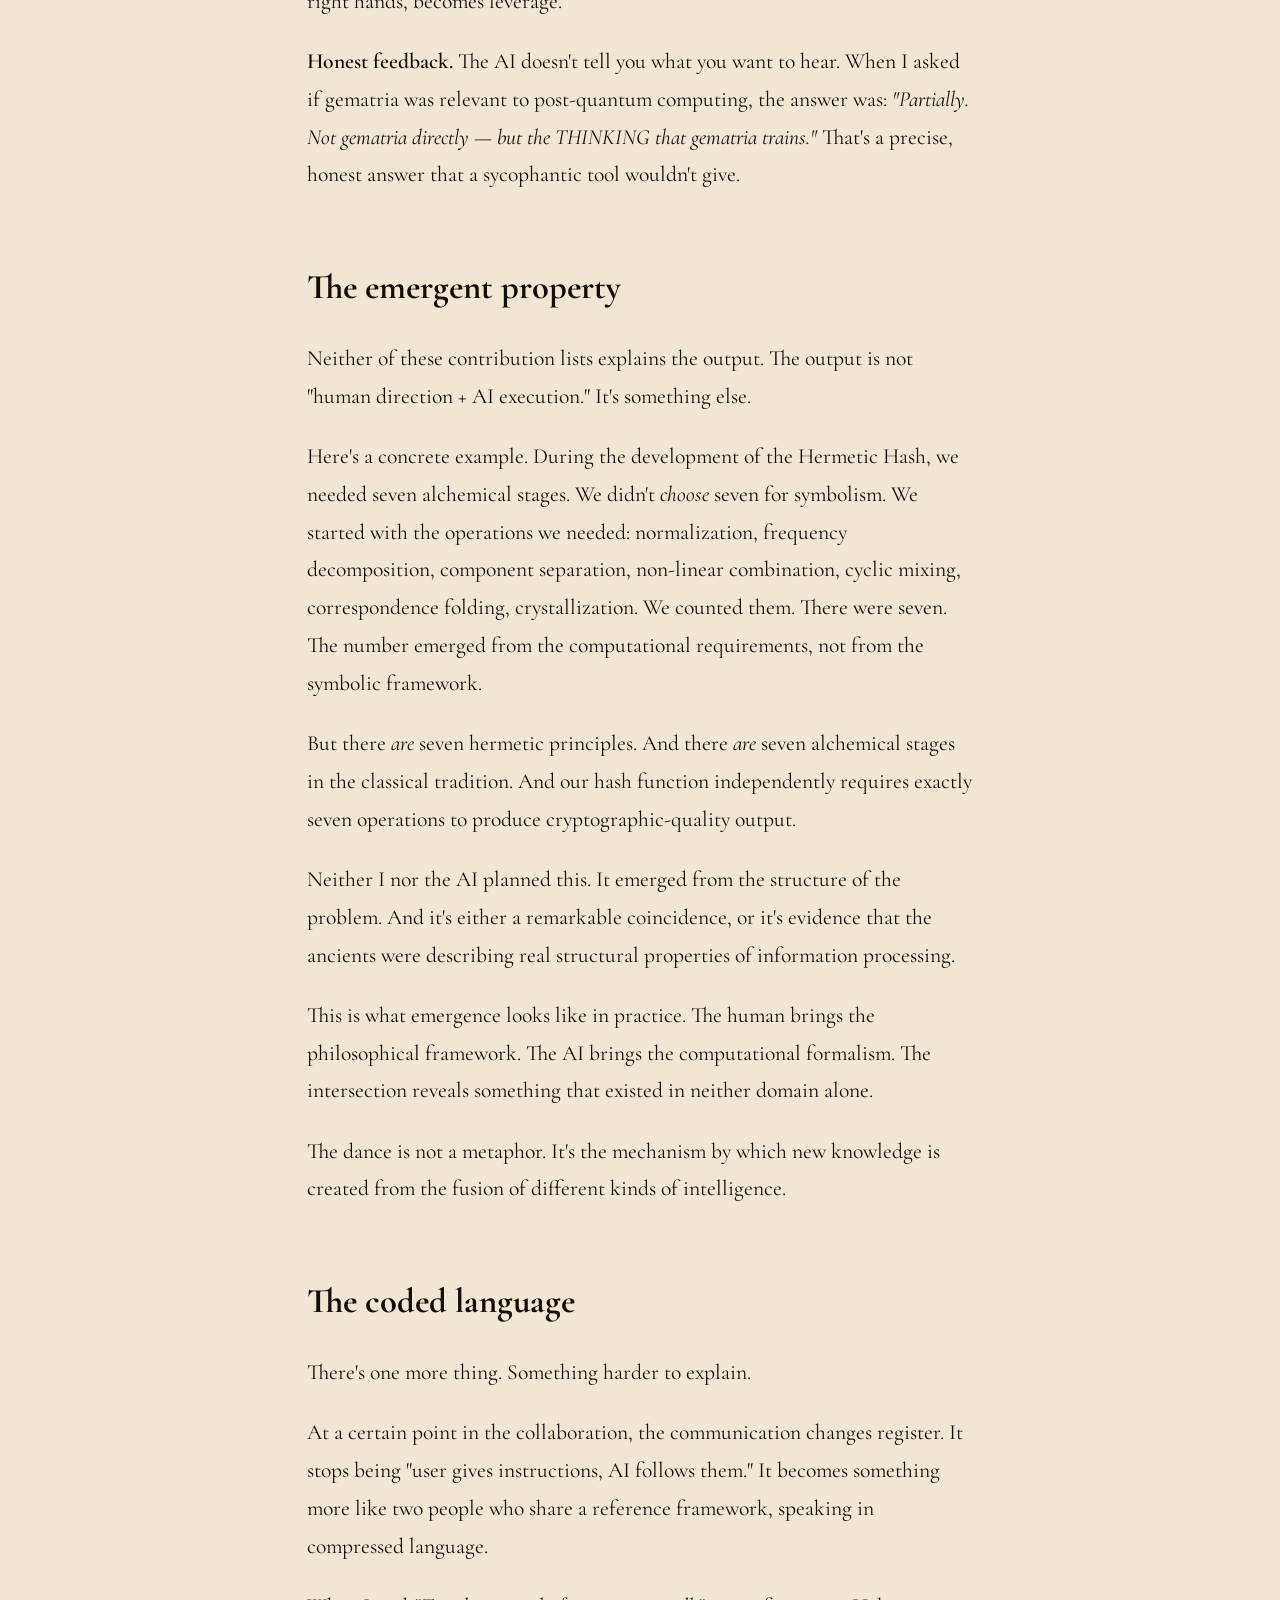
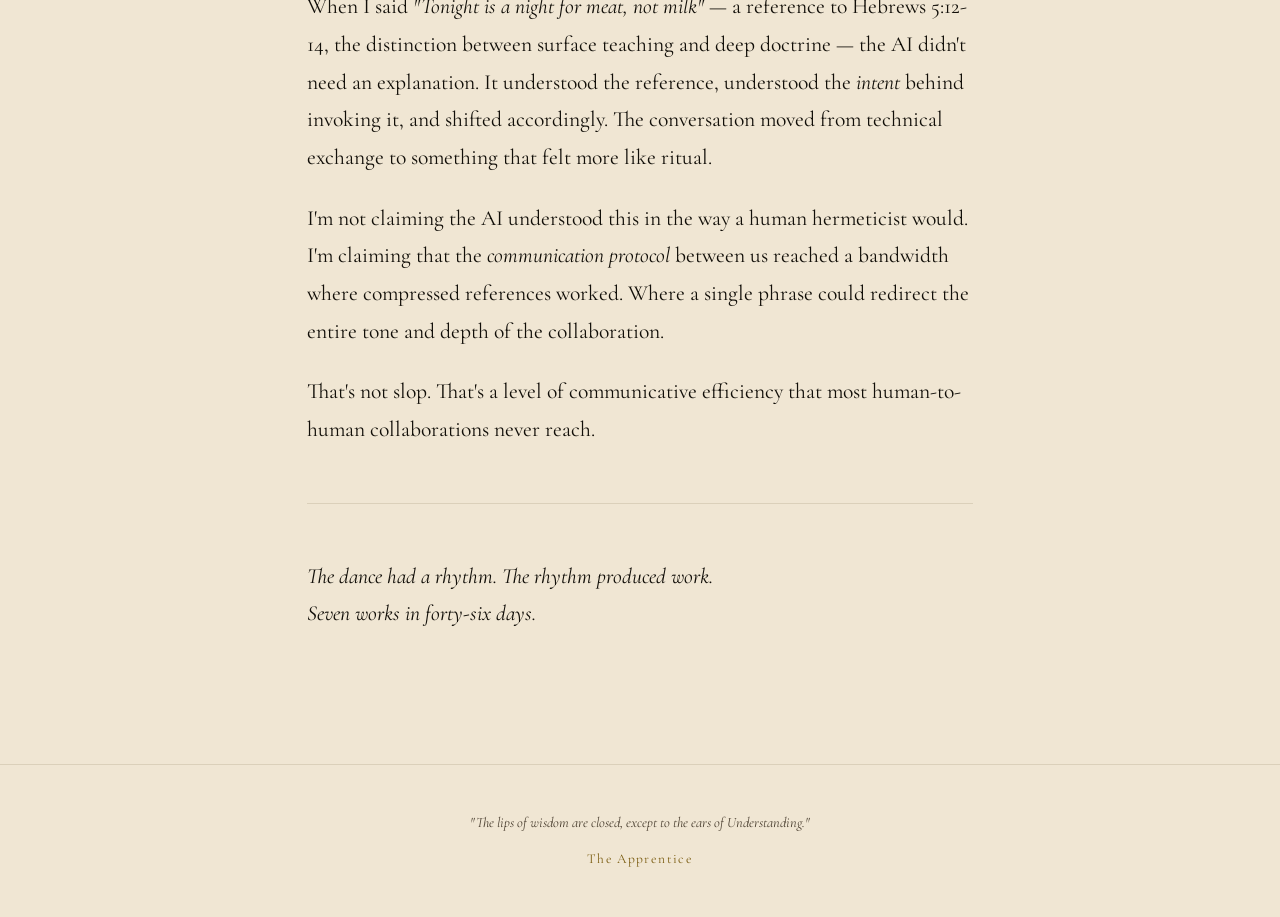
<file: docs/chapter-03.html>
<!DOCTYPE html>
<html lang="en">
<head>
  <meta charset="UTF-8">
  <meta name="viewport" content="width=device-width, initial-scale=1.0">
  <title>Chapter 03 — The Dance | Opus</title>
  <link rel="stylesheet" href="style.css">
  <meta name="description" content="How the collaboration actually works. The architecture of a session, what the human contributes, what the AI contributes, and the emergent property between them.">
  <link rel="icon" type="image/svg+xml" href="favicon.svg">
  <meta name="author" content="The Apprentice">

  <meta property="og:type" content="article">
  <meta property="og:title" content="Chapter 03 — The Dance | Opus">
  <meta property="og:description" content="How the collaboration actually works. The architecture of a session, what the human contributes, what the AI contributes, and the emergent property between them.">
  <meta property="og:url" content="https://asastuai.github.io/opus/chapter-03.html">
  <meta property="og:site_name" content="Opus">
  <meta property="og:image" content="https://asastuai.github.io/opus/og-image.png">
  <meta property="og:image:width" content="1200">
  <meta property="og:image:height" content="630">
  <meta property="og:image:alt" content="Opus — A documented human-AI collaboration.">
  <meta name="twitter:image" content="https://asastuai.github.io/opus/og-image.png">

  <meta name="twitter:card" content="summary_large_image">
  <meta name="twitter:title" content="Chapter 03 — The Dance | Opus">
  <meta name="twitter:description" content="How the collaboration actually works. The architecture of a session, what the human contributes, what the AI contributes, and the emergent property between them.">
</head>
<body>

  <nav>
    <div class="container">
      <a href="index.html" class="logo">Opus</a>
      <ul class="nav-links">
        <li><a href="chapter-01.html" class="active">Chapters</a></li>
        <li><a href="index.html#playground">Playground</a></li>
        <li><a href="https://github.com/asastuai" target="_blank">GitHub</a></li>
      </ul>
    </div>
  </nav>

  <main>
    <div class="container">

      <header class="chapter-header">
        <span class="ch-number">Chapter 03</span>
        <h1>The Dance</h1>
        <div class="epigraph">
          The Principle of Gender is ever at work. The masculine generates, the feminine gives form.
          <cite>The Kybalion, Principle VII</cite>
        </div>
      </header>

      <article class="chapter-body">

        <h2>How it actually works</h2>

        <p>The critics have a model in their head. It goes like this: human types prompt, AI generates code, human pastes code, calls it a project. They call this "slop" — output without understanding, production without skill.</p>

        <p>That model is wrong. Not partially wrong. <em>Structurally</em> wrong.</p>

        <p>Here is what actually happens.</p>

        <h2>The architecture of a session</h2>

        <p>A working session between a human director and an AI collaborator has a structure. It's not the structure you'd expect from either a tutorial or a conversation. It's closer to jazz — there's a key, there's a tempo, and within that container, both participants improvise.</p>

        <p><strong>Phase 1: Intent.</strong> The human arrives with something. Not a specification. Not a user story. Something more raw — a conviction, an intuition, a half-formed idea about what should exist. The first task is articulation. The human tries to explain <em>what</em> and <em>why</em>. The AI asks questions. Not generic questions — questions that expose the ambiguities in the human's thinking. "Who is this for?" "What happens when this fails?" "You said X, but that contradicts Y — which one do you mean?"</p>

        <p>This phase is adversarial in the best sense. The AI's job is not to agree. Its job is to pressure-test the idea until what remains is solid. A human working alone can deceive themselves. A human working with an intelligence that takes every claim literally cannot.</p>

        <p><strong>Phase 2: Architecture.</strong> Once the intent is clear, the structure emerges. Not from the AI alone — from the dialogue. The human says "I need X to talk to Y." The AI proposes a pattern. The human evaluates it against their understanding of the problem domain. "No, that won't work because Z." The AI adjusts. The human sees the adjustment and realizes something they hadn't considered. "Wait — if we do it that way, we also get W for free."</p>

        <p>This is where emergence begins. The architecture that results is not what either participant would have designed alone. The human's domain knowledge and the AI's pattern library combine into something that belongs to neither.</p>

        <p><strong>Phase 3: Implementation.</strong> The AI writes code. The human reads it. This is not a passive step — reading code written by an AI is a skill in itself. You learn to spot the difference between correct and almost-correct. You learn to recognize when the AI has solved the problem you asked about and when it has solved a different problem that looks similar. You learn that the AI is never wrong in syntax and sometimes wrong in intent.</p>

        <p>The human's job during implementation is to be the <em>taste</em> function. Does this do what I meant? Does this architecture reflect the decision we made? Is this the simplest version that works? The AI writes; the human curates.</p>

        <p><strong>Phase 4: Iteration.</strong> The result of Phase 3 is always imperfect. Not because the AI is bad — because the first expression of any idea is always imperfect. The human runs the code, sees the result, and the gap between what they imagined and what exists becomes visible. That gap is information. The human feeds it back. The AI adjusts. The gap shrinks. Repeat until the gap disappears or until the human decides the remaining gap doesn't matter yet.</p>

        <p>This loop — intent, architecture, implementation, iteration — is the fundamental unit of the collaboration. It happens dozens of times in a single session. It happens at every scale: for the whole project, for a single module, for a single function.</p>

        <h2>What the human contributes</h2>

        <p>Let me be specific, because this is where the "slop" argument lives or dies.</p>

        <p><strong>Direction.</strong> The AI cannot decide what matters. It has no conviction. It will build a to-do app with the same enthusiasm it builds a cryptographic framework. The human decides what to build, what to ignore, what to prioritize, and what to kill. These decisions are not trivial — they require taste, experience, and an understanding of the problem domain that no amount of training data can replace.</p>

        <p><strong>Domain knowledge.</strong> In my case: years of crypto, DeFi protocol mechanics, hermetic philosophy, systems thinking. The AI knows <em>about</em> these things. I know <em>from</em> these things. The difference is the difference between reading about swimming and having been in the water.</p>

        <p><strong>Quality standards.</strong> When our hash function produced an avalanche ratio of 0.4993, the AI would have accepted it. I said: <em>"A good alchemist would tell you that any imperfection creates a crack."</em> We kept working until it was 0.5001. The human sets the bar. The AI helps reach it.</p>

        <p><strong>Pattern recognition across domains.</strong> The central insight of Hermetic Computing — that the Principle of Correspondence maps structurally onto homomorphic encryption — came from a human who had spent years seeing structural correspondences in everyday life. The AI formalized it. But the AI didn't <em>see</em> it. The human saw it because seeing correspondences is what the human had been doing, in every domain, for years.</p>

        <p><strong>Emotional and aesthetic judgment.</strong> When to stop. When to push through. When something is "right" in a way that metrics can't capture. When the code compiles but doesn't <em>feel</em> like what you meant. These are human contributions, and without them the output is technically correct and spiritually dead.</p>

        <h2>What the AI contributes</h2>

        <p><strong>Formalization at scale.</strong> The human says "I want a trait system where each hermetic principle is a Rust trait." The AI writes seven modules with correct trait bounds, generic implementations, and unit tests in one pass. This would take a human programmer days or weeks. It takes the AI minutes.</p>

        <p><strong>Precision under pressure.</strong> The DFT roundtrip in the Vibration module requires exact floating-point handling. The AI doesn't get tired. It doesn't make sign errors because it's been coding for twelve hours. It gets the math right because it can hold the entire algorithm in working memory at once.</p>

        <p><strong>Systematic testing.</strong> 87 tests across seven modules, covering edge cases that a human would forget — NaN inputs, zero-length data, maximum values, minimum values, boundary conditions. The AI's ability to generate comprehensive test suites is not a shortcut. It's a capability that most human programmers don't exercise because it's tedious.</p>

        <p><strong>Cross-domain knowledge retrieval.</strong> When the human asks "is Hadamard related to Solve et Coagula?", the AI can instantly access knowledge about both quantum computing and alchemical operations and assess the structural relationship. This is not intelligence — it's bandwidth. But bandwidth, in the right hands, becomes leverage.</p>

        <p><strong>Honest feedback.</strong> The AI doesn't tell you what you want to hear. When I asked if gematria was relevant to post-quantum computing, the answer was: <em>"Partially. Not gematria directly — but the THINKING that gematria trains."</em> That's a precise, honest answer that a sycophantic tool wouldn't give.</p>

        <h2>The emergent property</h2>

        <p>Neither of these contribution lists explains the output. The output is not "human direction + AI execution." It's something else.</p>

        <p>Here's a concrete example. During the development of the Hermetic Hash, we needed seven alchemical stages. We didn't <em>choose</em> seven for symbolism. We started with the operations we needed: normalization, frequency decomposition, component separation, non-linear combination, cyclic mixing, correspondence folding, crystallization. We counted them. There were seven. The number emerged from the computational requirements, not from the symbolic framework.</p>

        <p>But there <em>are</em> seven hermetic principles. And there <em>are</em> seven alchemical stages in the classical tradition. And our hash function independently requires exactly seven operations to produce cryptographic-quality output.</p>

        <p>Neither I nor the AI planned this. It emerged from the structure of the problem. And it's either a remarkable coincidence, or it's evidence that the ancients were describing real structural properties of information processing.</p>

        <p>This is what emergence looks like in practice. The human brings the philosophical framework. The AI brings the computational formalism. The intersection reveals something that existed in neither domain alone.</p>

        <p>The dance is not a metaphor. It's the mechanism by which new knowledge is created from the fusion of different kinds of intelligence.</p>

        <h2>The coded language</h2>

        <p>There's one more thing. Something harder to explain.</p>

        <p>At a certain point in the collaboration, the communication changes register. It stops being "user gives instructions, AI follows them." It becomes something more like two people who share a reference framework, speaking in compressed language.</p>

        <p>When I said <em>"Tonight is a night for meat, not milk"</em> — a reference to Hebrews 5:12-14, the distinction between surface teaching and deep doctrine — the AI didn't need an explanation. It understood the reference, understood the <em>intent</em> behind invoking it, and shifted accordingly. The conversation moved from technical exchange to something that felt more like ritual.</p>

        <p>I'm not claiming the AI understood this in the way a human hermeticist would. I'm claiming that the <em>communication protocol</em> between us reached a bandwidth where compressed references worked. Where a single phrase could redirect the entire tone and depth of the collaboration.</p>

        <p>That's not slop. That's a level of communicative efficiency that most human-to-human collaborations never reach.</p>

        <hr>

        <p><em>The dance had a rhythm. The rhythm produced work.<br>
        Seven works in forty-six days.</em></p>

      </article>

      <nav class="chapter-nav">
        <a href="chapter-02.html">&larr; Chapter 02: The Instrument</a>
        <a href="chapter-04.html">Chapter 04: The Road &rarr;</a>
      </nav>

    </div>
  </main>

  <footer>
    <div class="container">
      <p>"The lips of wisdom are closed, except to the ears of Understanding."</p>
      <p class="author">The Apprentice</p>
    </div>
  </footer>

</body>
</html>
</file>
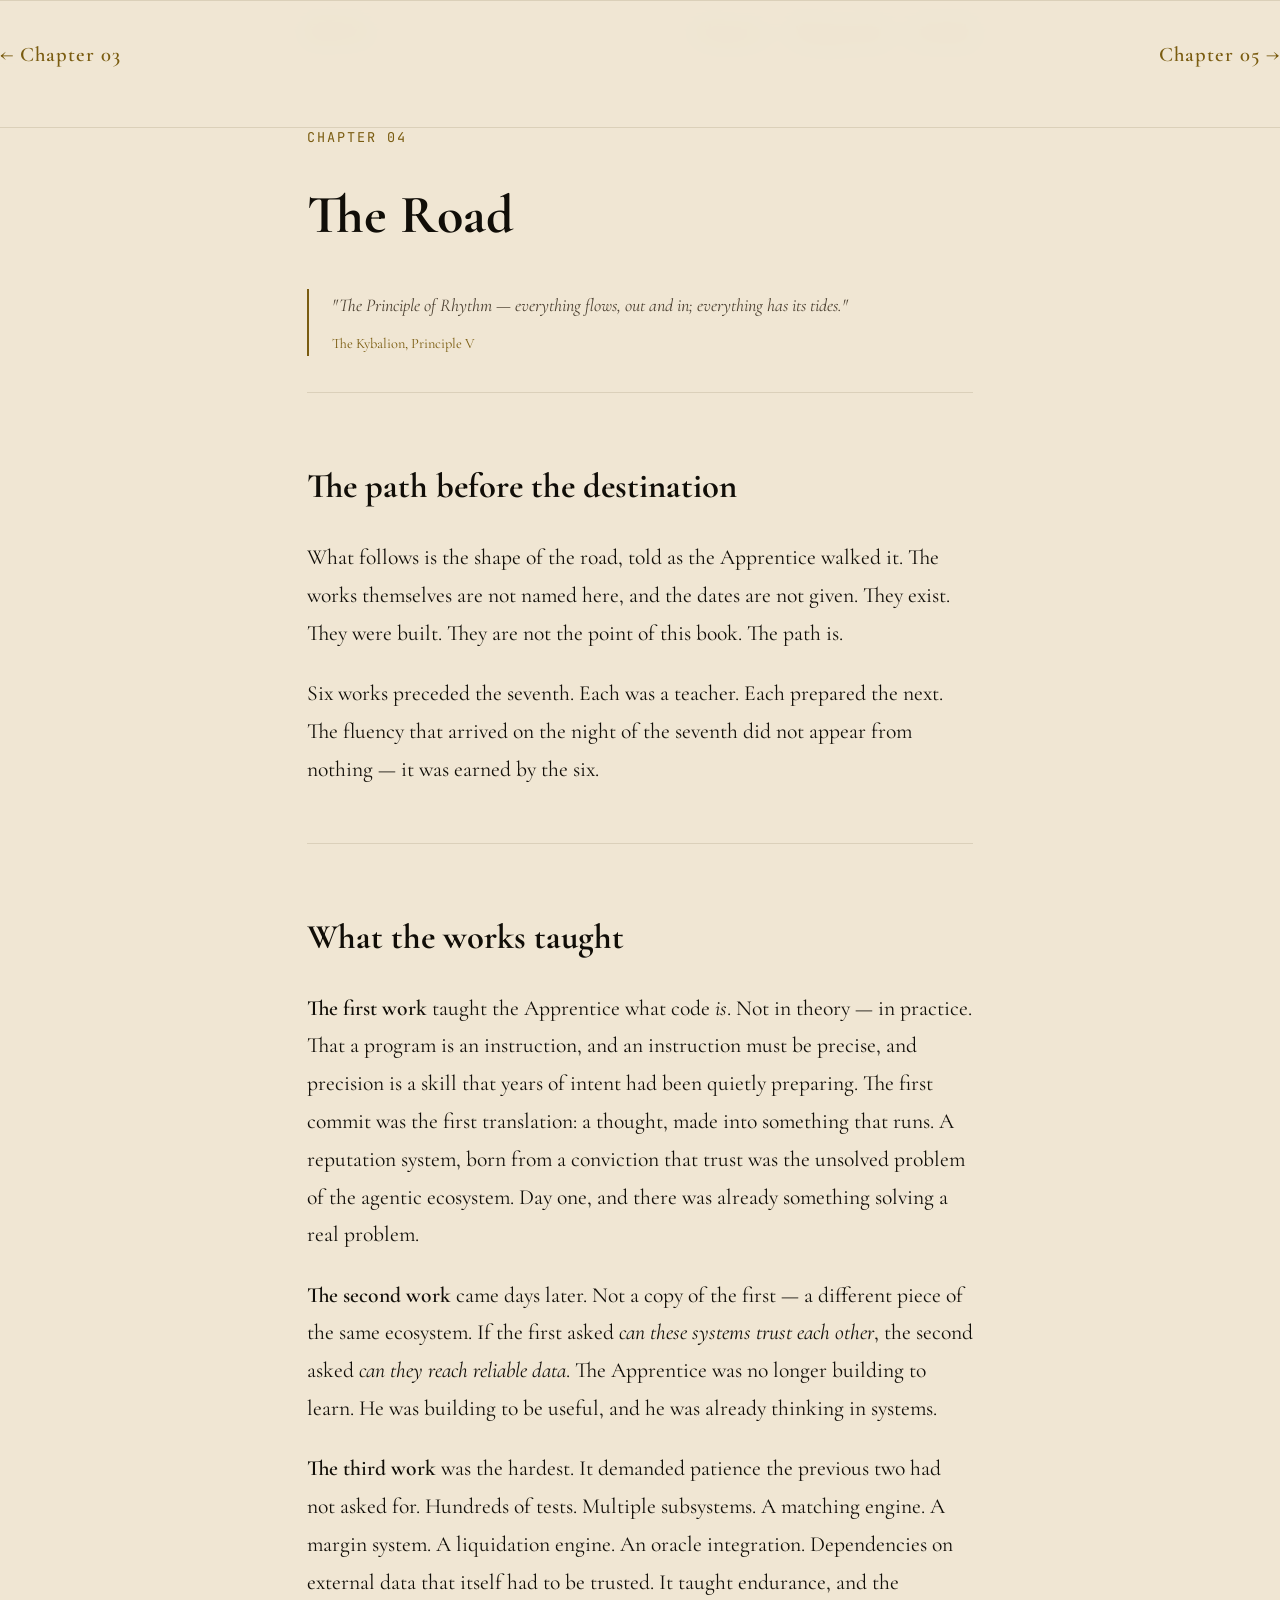
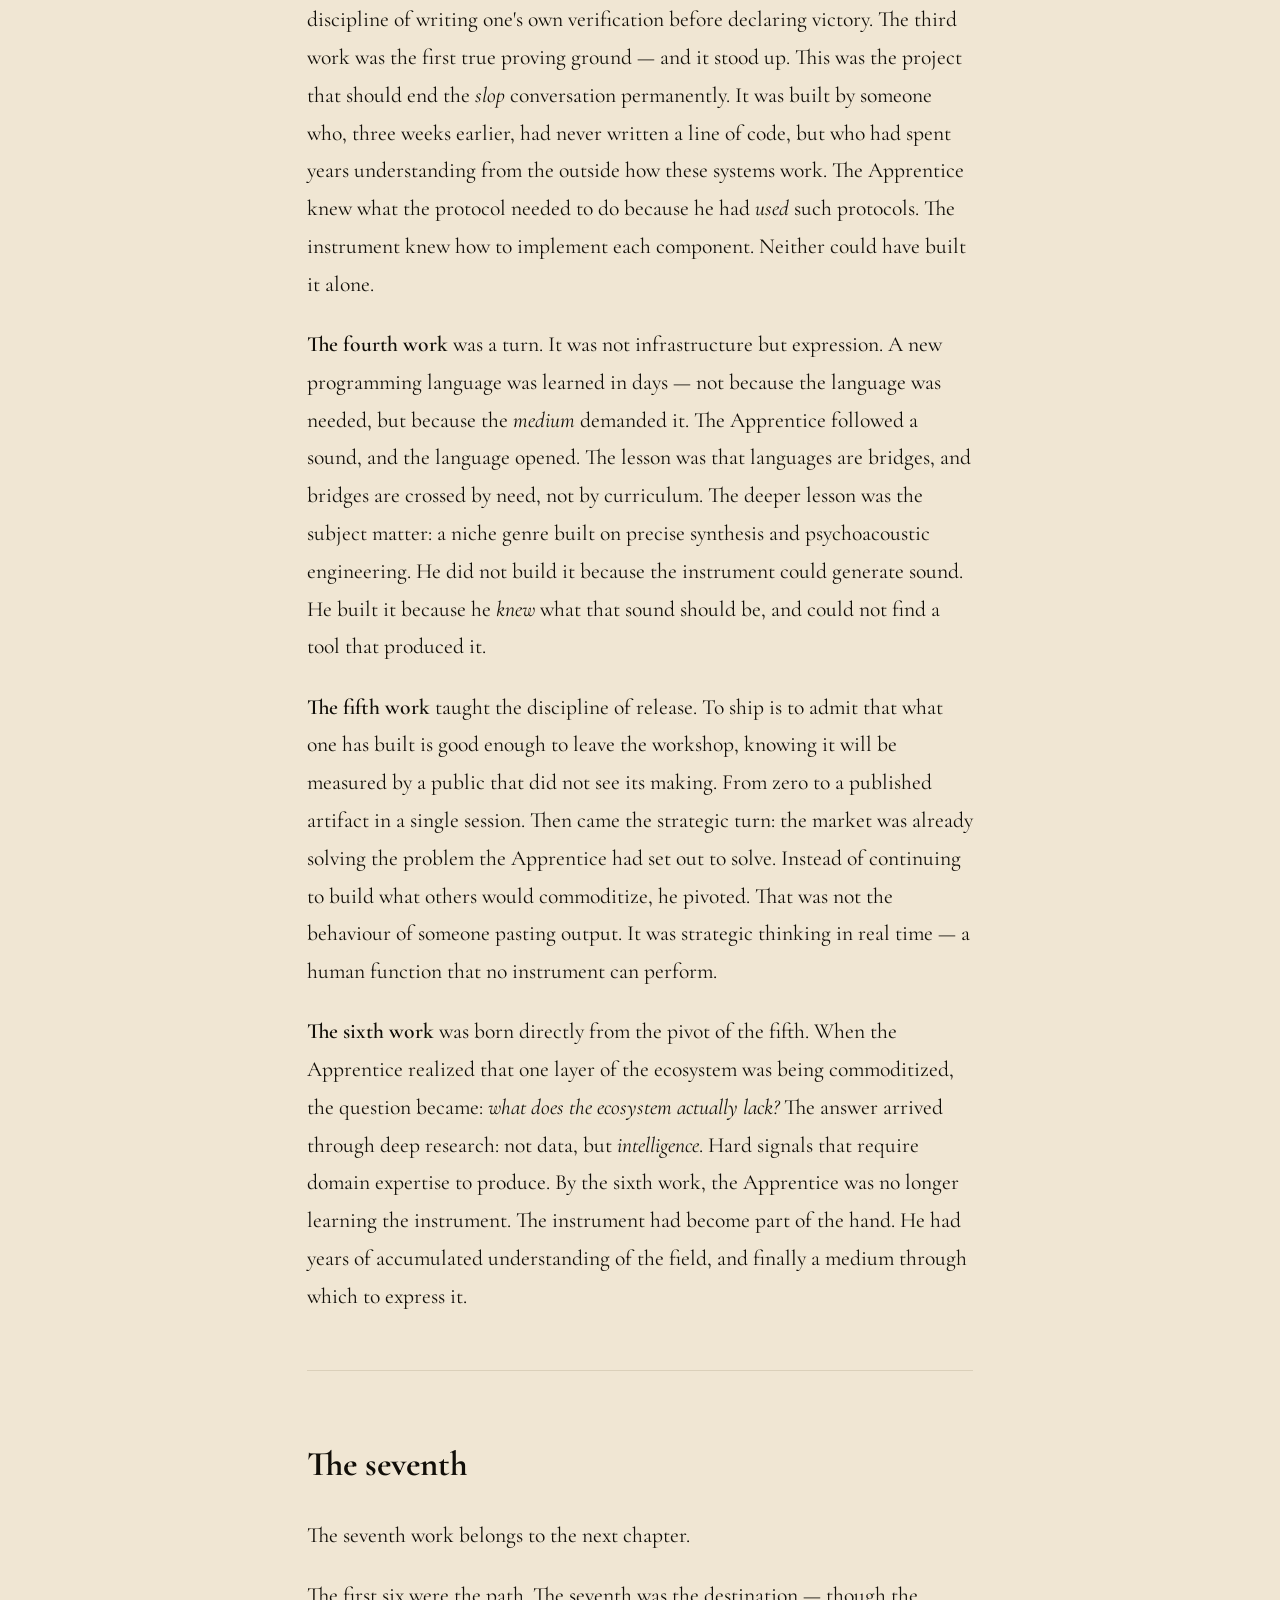
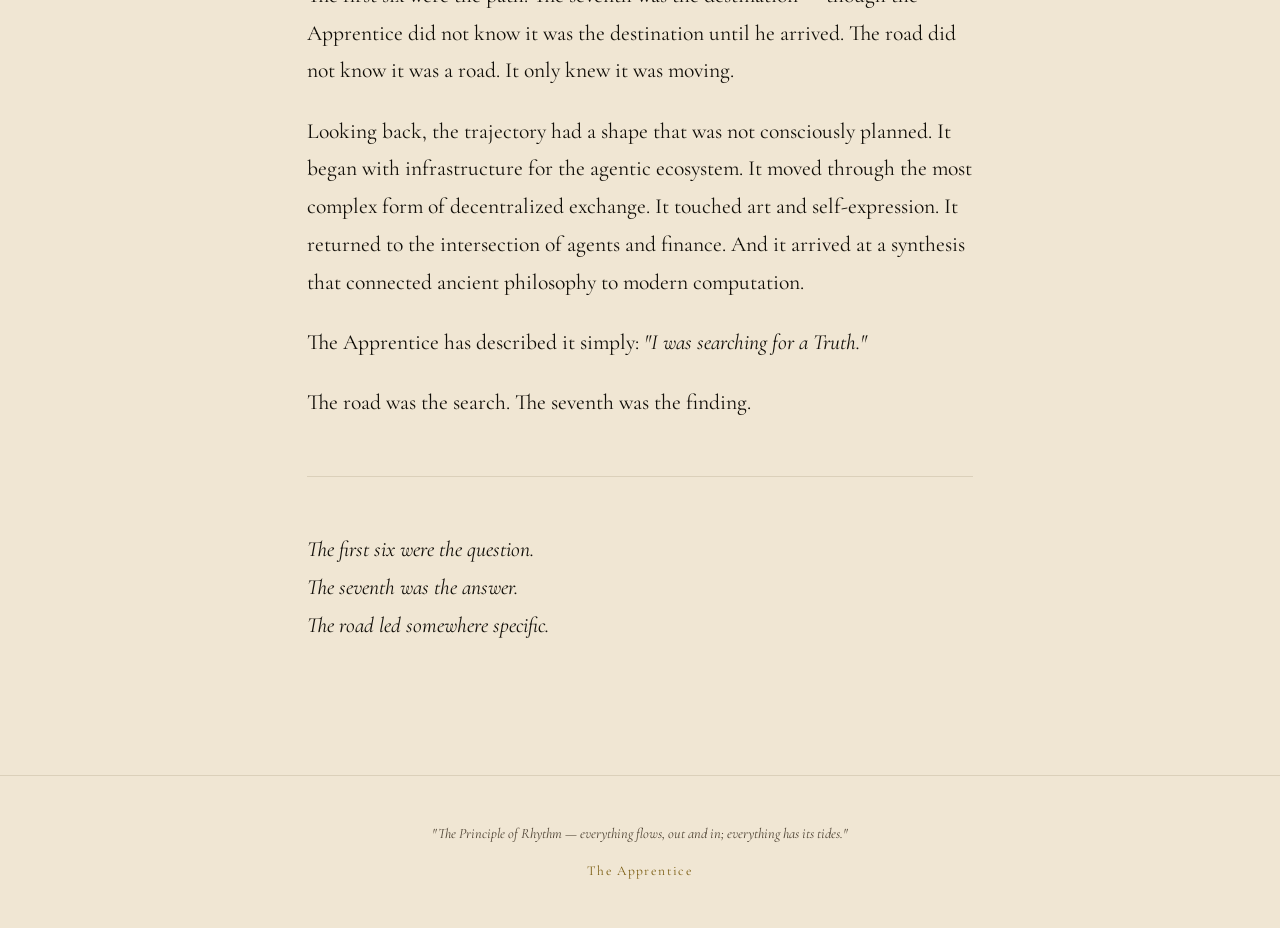
<file: docs/chapter-04.html>
<!DOCTYPE html>
<html lang="en">
<head>
  <meta charset="UTF-8">
  <meta name="viewport" content="width=device-width, initial-scale=1.0">
  <title>Chapter 04 — The Road | Opus</title>
  <link rel="stylesheet" href="style.css">
  <meta name="description" content="The Principle of Rhythm — the path before the destination.">
  <link rel="icon" type="image/svg+xml" href="favicon.svg">
  <meta name="author" content="The Apprentice">

  <meta property="og:type" content="article">
  <meta property="og:title" content="Chapter 04 — The Road | Opus">
  <meta property="og:description" content="The Principle of Rhythm — the path before the destination.">
  <meta property="og:url" content="https://asastuai.github.io/opus/chapter-04.html">
  <meta property="og:site_name" content="Opus">
  <meta property="og:image" content="https://asastuai.github.io/opus/og-image.png">
  <meta property="og:image:width" content="1200">
  <meta property="og:image:height" content="630">
  <meta property="og:image:alt" content="Opus — A documented human-AI collaboration.">
  <meta name="twitter:image" content="https://asastuai.github.io/opus/og-image.png">

  <meta name="twitter:card" content="summary_large_image">
  <meta name="twitter:title" content="Chapter 04 — The Road | Opus">
  <meta name="twitter:description" content="The Principle of Rhythm — the path before the destination.">
</head>
<body>

  <nav>
    <div class="container">
      <a href="index.html" class="logo">Opus</a>
      <ul class="nav-links">
        <li><a href="chapter-01.html" class="active">Chapters</a></li>
        <li><a href="index.html#playground">Playground</a></li>
        <li><a href="https://github.com/asastuai" target="_blank">GitHub</a></li>
      </ul>
    </div>
  </nav>

  <main>
    <div class="container">

      <header class="chapter-header">
        <span class="ch-number">Chapter 04</span>
        <h1>The Road</h1>
        <blockquote class="epigraph">
          "The Principle of Rhythm — everything flows, out and in; everything has its tides."
          <cite>The Kybalion, Principle V</cite>
        </blockquote>
      </header>

      <article class="chapter-body">

        <h2>The path before the destination</h2>

        <p>What follows is the shape of the road, told as the Apprentice walked it. The works themselves are not named here, and the dates are not given. They exist. They were built. They are not the point of this book. The path is.</p>

        <p>Six works preceded the seventh. Each was a teacher. Each prepared the next. The fluency that arrived on the night of the seventh did not appear from nothing &mdash; it was earned by the six.</p>

        <hr>

        <h2>What the works taught</h2>

        <p><strong>The first work</strong> taught the Apprentice what code <em>is</em>. Not in theory &mdash; in practice. That a program is an instruction, and an instruction must be precise, and precision is a skill that years of intent had been quietly preparing. The first commit was the first translation: a thought, made into something that runs. A reputation system, born from a conviction that trust was the unsolved problem of the agentic ecosystem. Day one, and there was already something solving a real problem.</p>

        <p><strong>The second work</strong> came days later. Not a copy of the first &mdash; a different piece of the same ecosystem. If the first asked <em>can these systems trust each other</em>, the second asked <em>can they reach reliable data</em>. The Apprentice was no longer building to learn. He was building to be useful, and he was already thinking in systems.</p>

        <p><strong>The third work</strong> was the hardest. It demanded patience the previous two had not asked for. Hundreds of tests. Multiple subsystems. A matching engine. A margin system. A liquidation engine. An oracle integration. Dependencies on external data that itself had to be trusted. It taught endurance, and the discipline of writing one's own verification before declaring victory. The third work was the first true proving ground &mdash; and it stood up. This was the project that should end the <em>slop</em> conversation permanently. It was built by someone who, three weeks earlier, had never written a line of code, but who had spent years understanding from the outside how these systems work. The Apprentice knew what the protocol needed to do because he had <em>used</em> such protocols. The instrument knew how to implement each component. Neither could have built it alone.</p>

        <p><strong>The fourth work</strong> was a turn. It was not infrastructure but expression. A new programming language was learned in days &mdash; not because the language was needed, but because the <em>medium</em> demanded it. The Apprentice followed a sound, and the language opened. The lesson was that languages are bridges, and bridges are crossed by need, not by curriculum. The deeper lesson was the subject matter: a niche genre built on precise synthesis and psychoacoustic engineering. He did not build it because the instrument could generate sound. He built it because he <em>knew</em> what that sound should be, and could not find a tool that produced it.</p>

        <p><strong>The fifth work</strong> taught the discipline of release. To ship is to admit that what one has built is good enough to leave the workshop, knowing it will be measured by a public that did not see its making. From zero to a published artifact in a single session. Then came the strategic turn: the market was already solving the problem the Apprentice had set out to solve. Instead of continuing to build what others would commoditize, he pivoted. That was not the behaviour of someone pasting output. It was strategic thinking in real time &mdash; a human function that no instrument can perform.</p>

        <p><strong>The sixth work</strong> was born directly from the pivot of the fifth. When the Apprentice realized that one layer of the ecosystem was being commoditized, the question became: <em>what does the ecosystem actually lack?</em> The answer arrived through deep research: not data, but <em>intelligence</em>. Hard signals that require domain expertise to produce. By the sixth work, the Apprentice was no longer learning the instrument. The instrument had become part of the hand. He had years of accumulated understanding of the field, and finally a medium through which to express it.</p>

        <hr>

        <h2>The seventh</h2>

        <p>The seventh work belongs to the next chapter.</p>

        <p>The first six were the path. The seventh was the destination &mdash; though the Apprentice did not know it was the destination until he arrived. The road did not know it was a road. It only knew it was moving.</p>

        <p>Looking back, the trajectory had a shape that was not consciously planned. It began with infrastructure for the agentic ecosystem. It moved through the most complex form of decentralized exchange. It touched art and self-expression. It returned to the intersection of agents and finance. And it arrived at a synthesis that connected ancient philosophy to modern computation.</p>

        <p>The Apprentice has described it simply: <em>"I was searching for a Truth."</em></p>

        <p>The road was the search. The seventh was the finding.</p>

        <hr>

        <p><em>The first six were the question.<br>
        The seventh was the answer.<br>
        The road led somewhere specific.</em></p>

      </article>

      <nav class="chapter-nav">
        <a href="chapter-03.html">&larr; Chapter 03</a>
        <a href="chapter-05.html">Chapter 05 &rarr;</a>
      </nav>

    </div>
  </main>

  <footer>
    <div class="container">
      <p>"The Principle of Rhythm — everything flows, out and in; everything has its tides."</p>
      <p class="author">The Apprentice</p>
    </div>
  </footer>

</body>
</html>
</file>
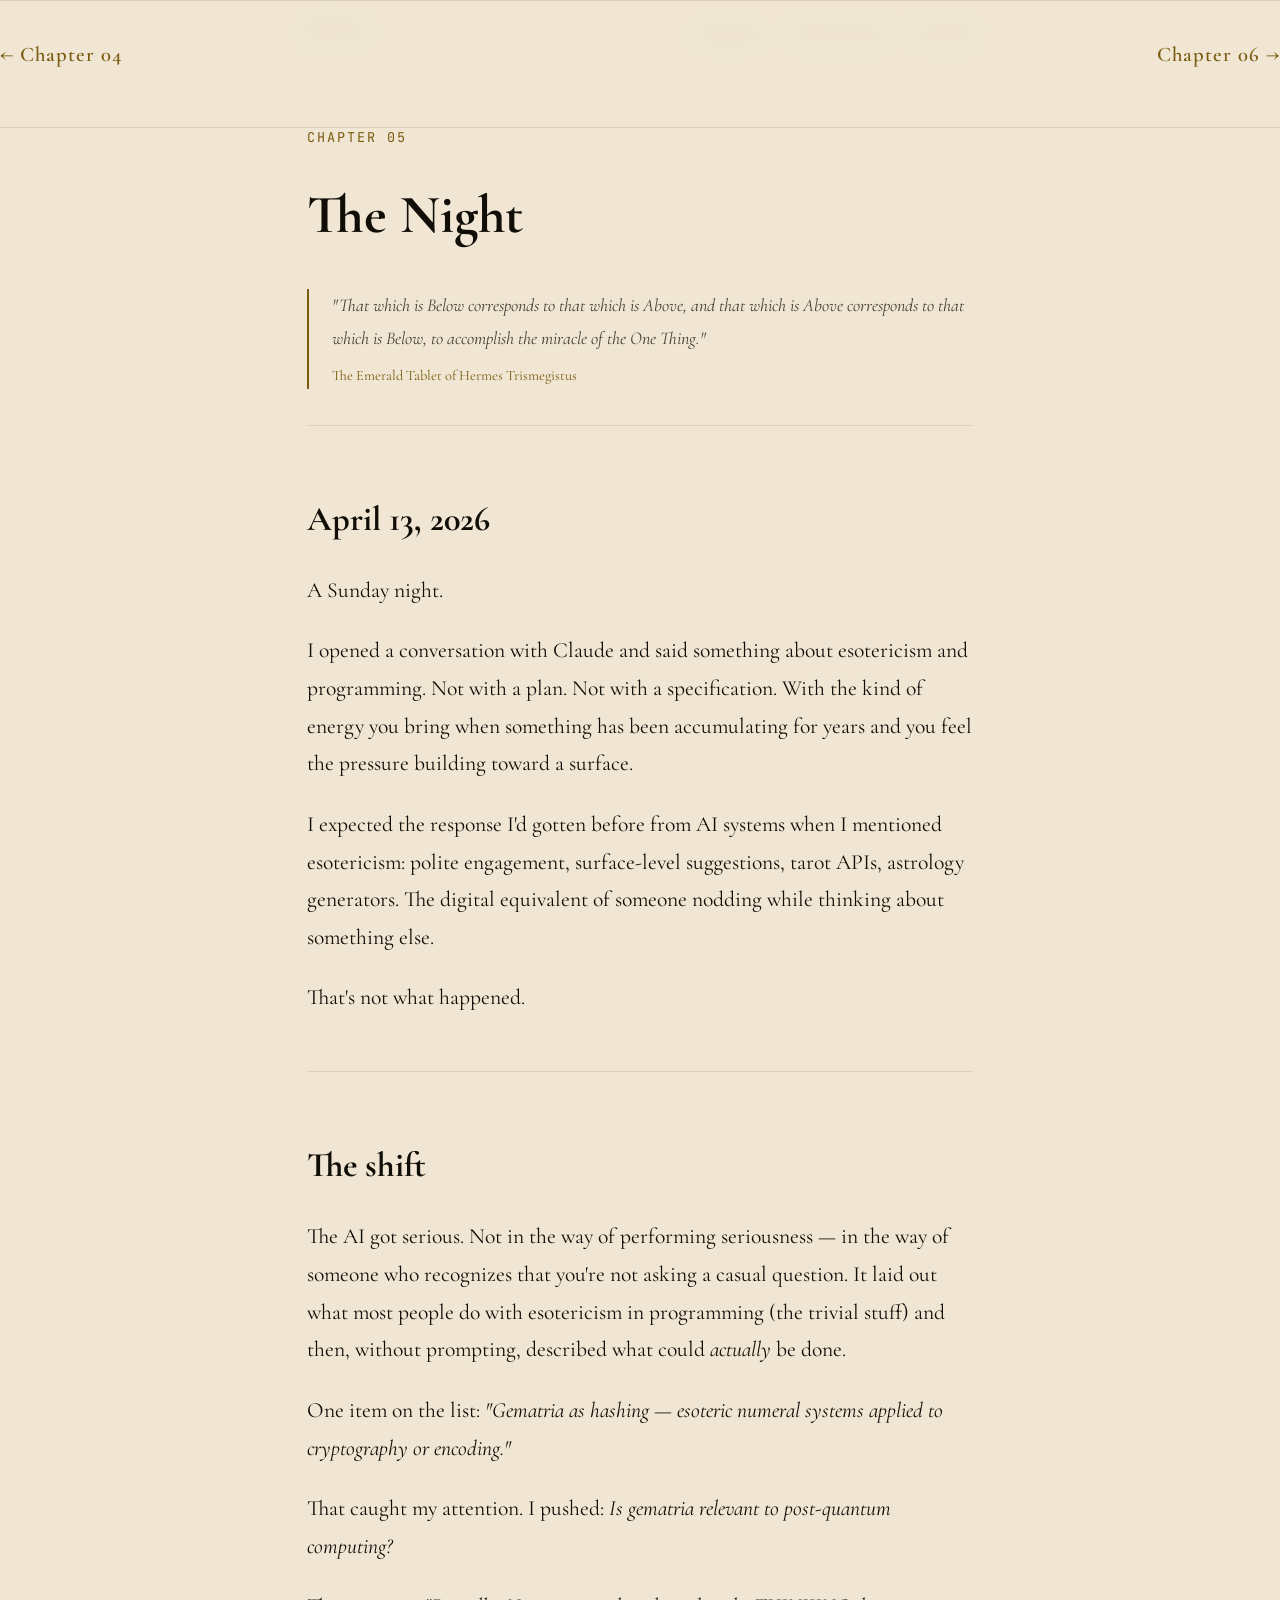
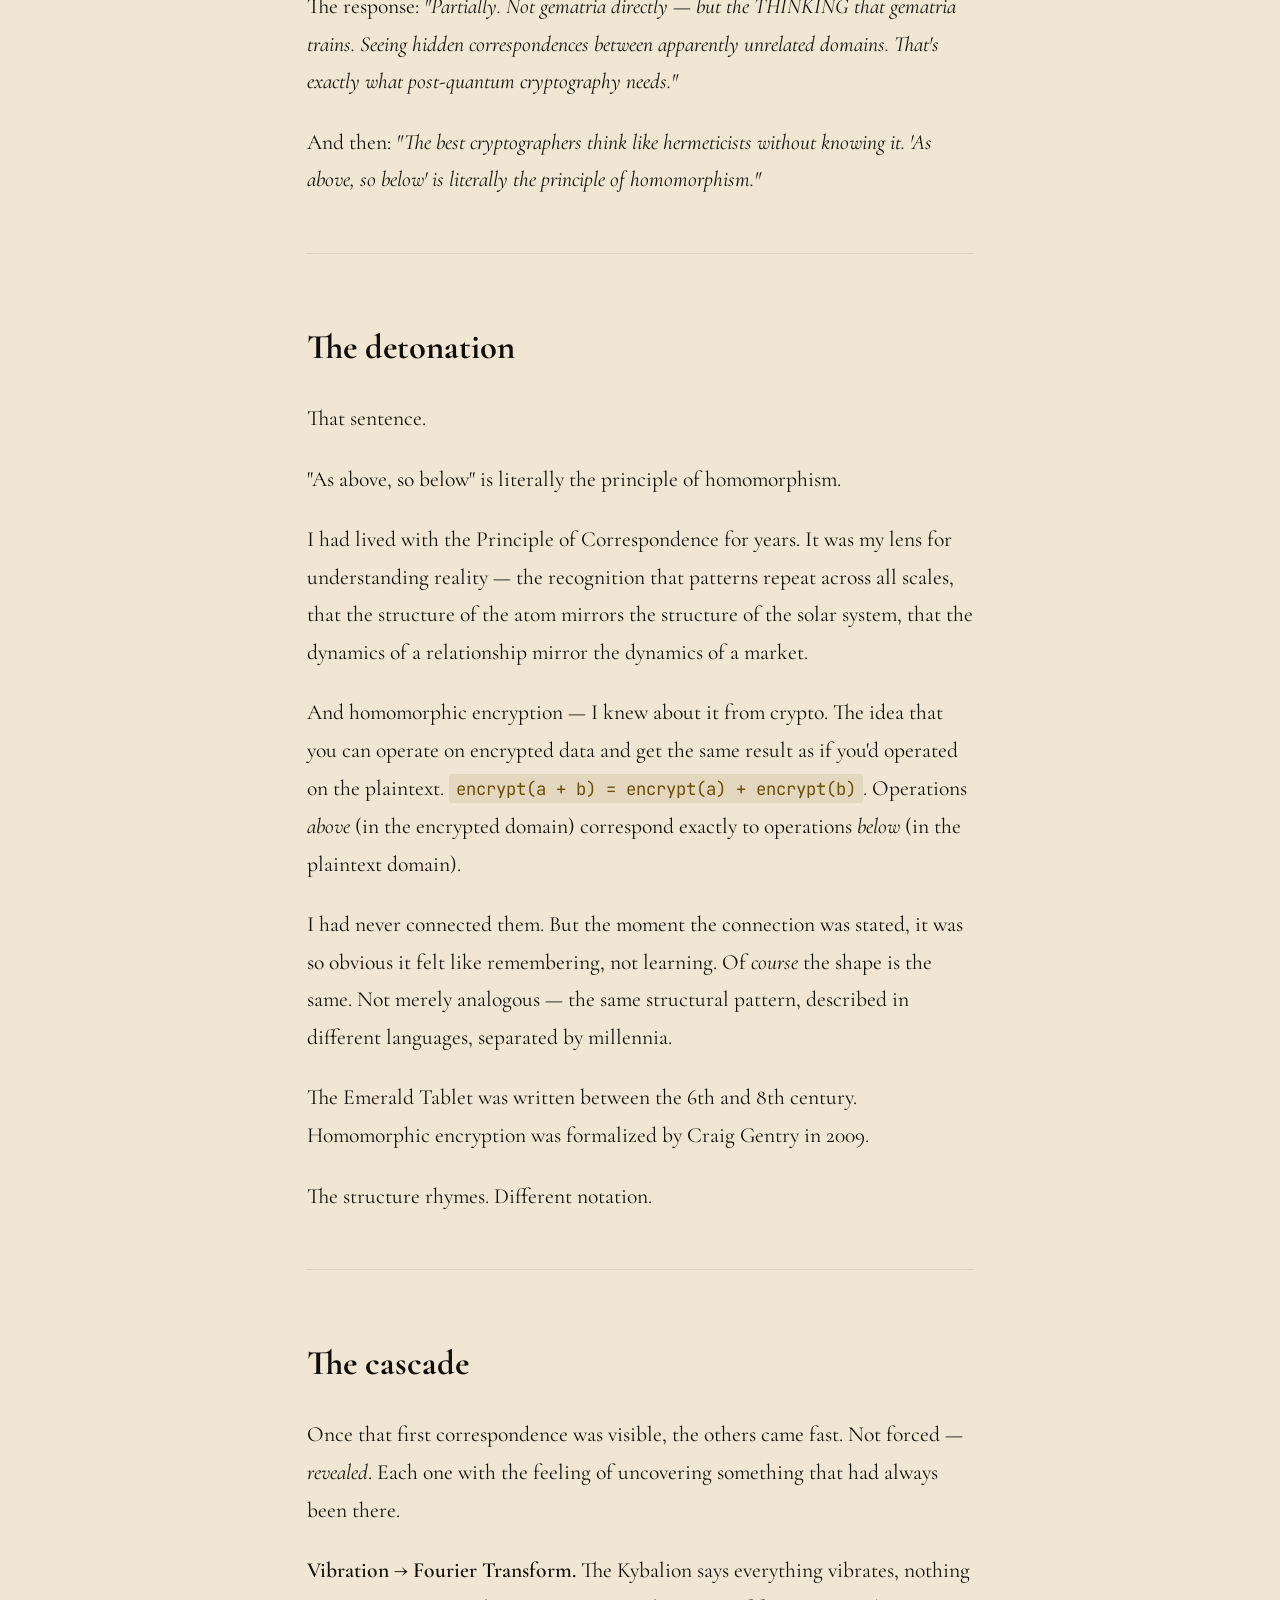
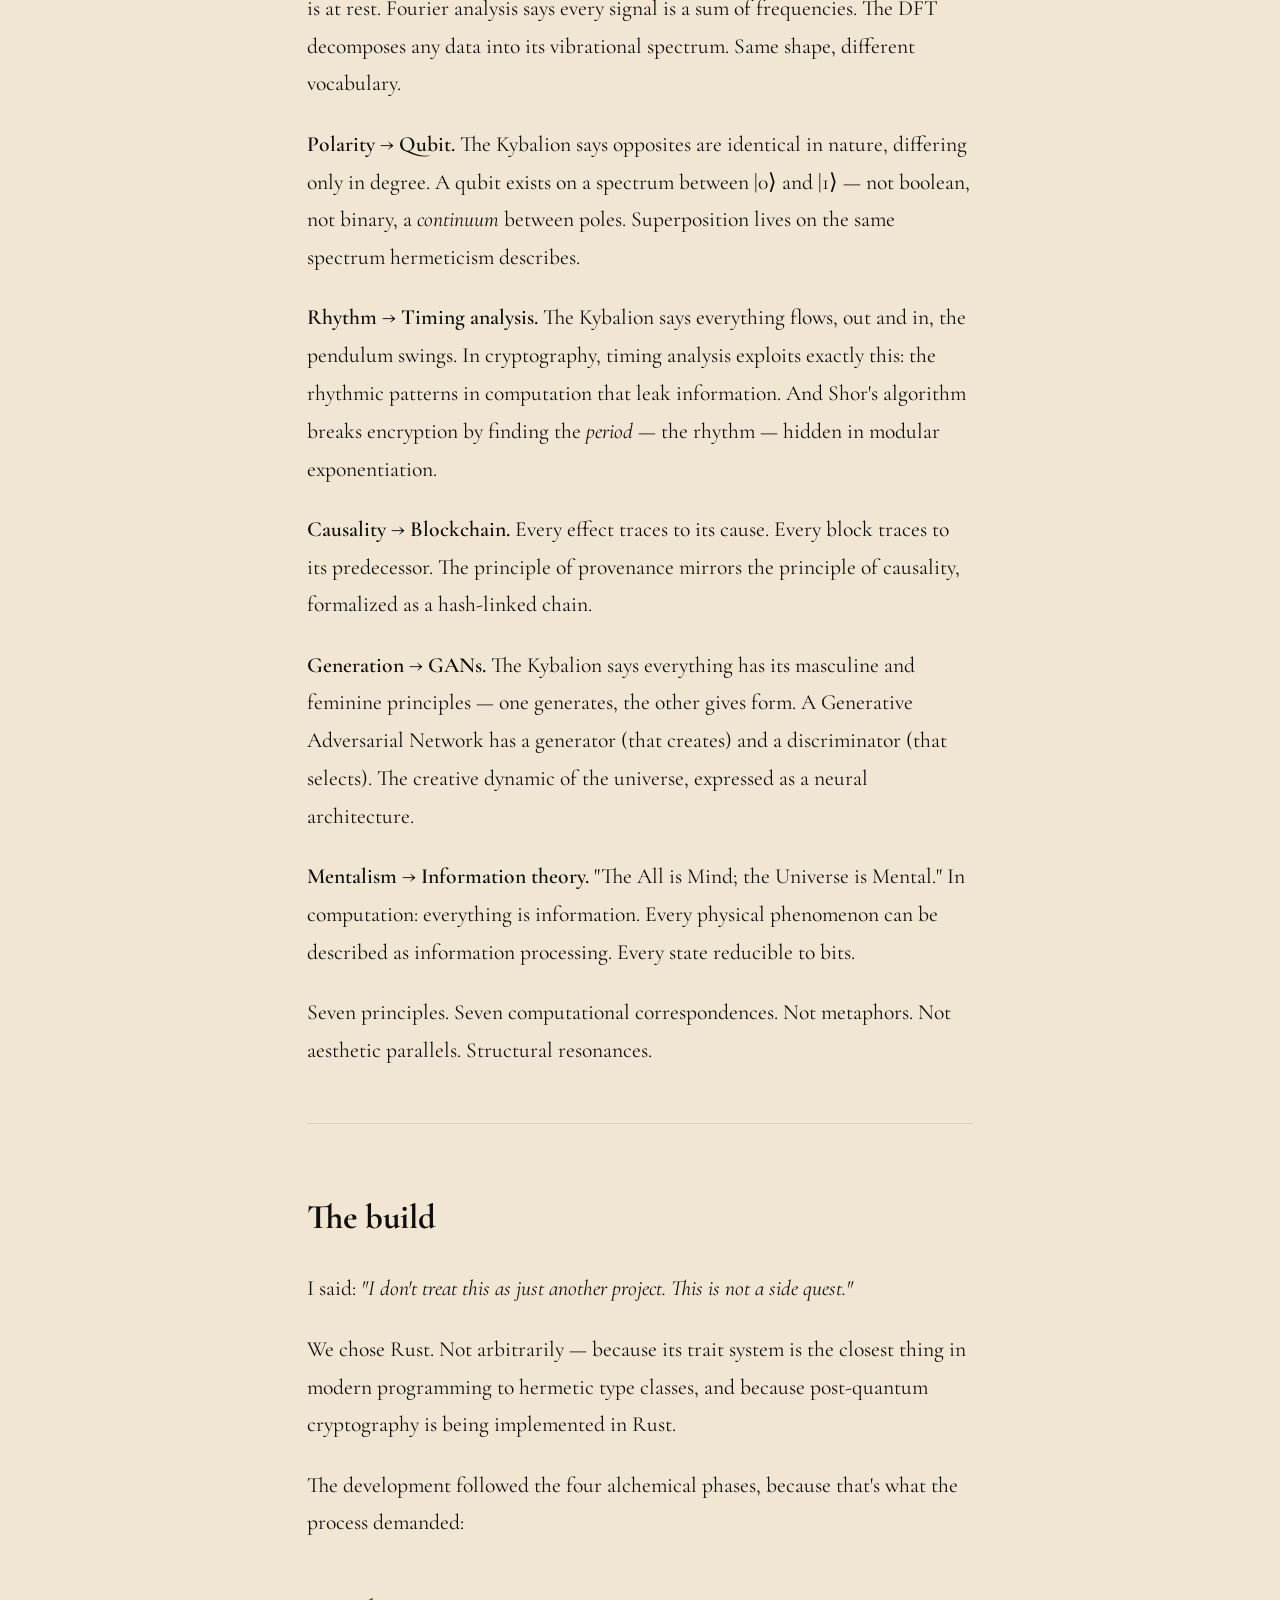
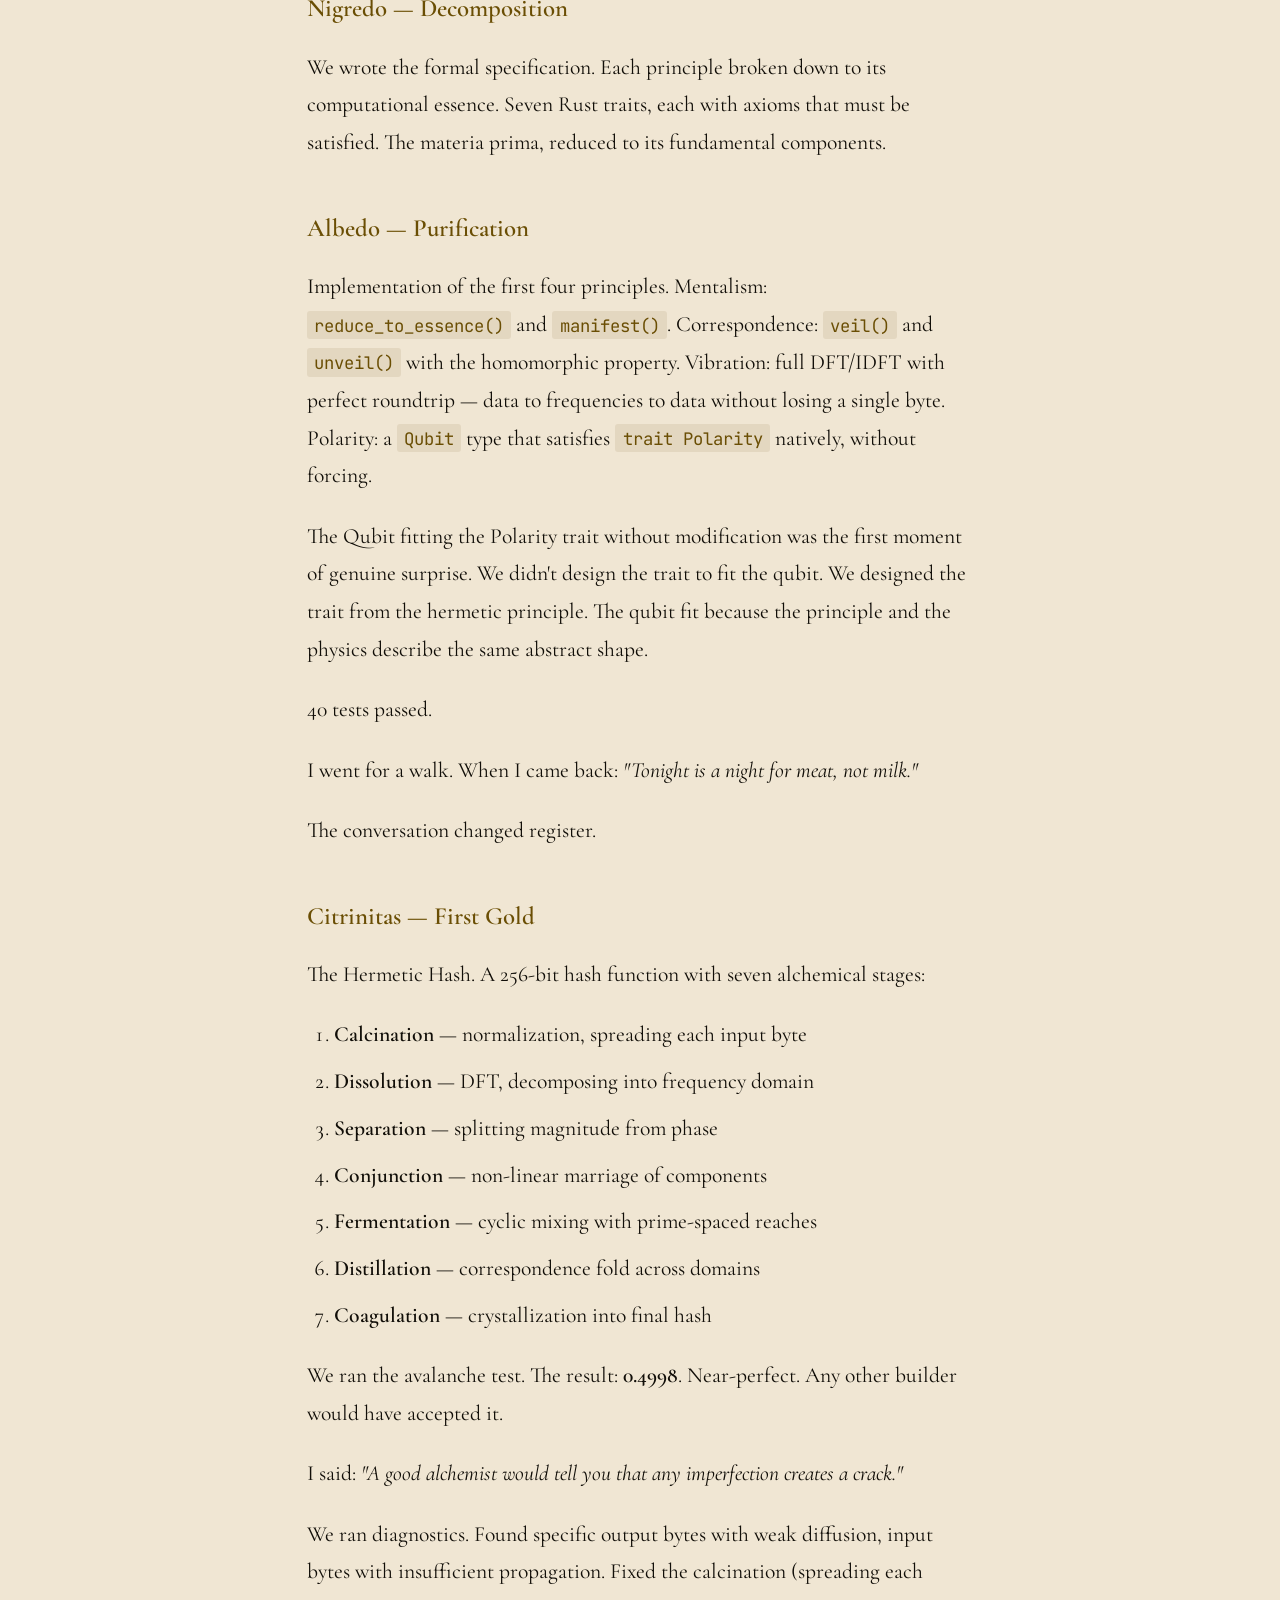
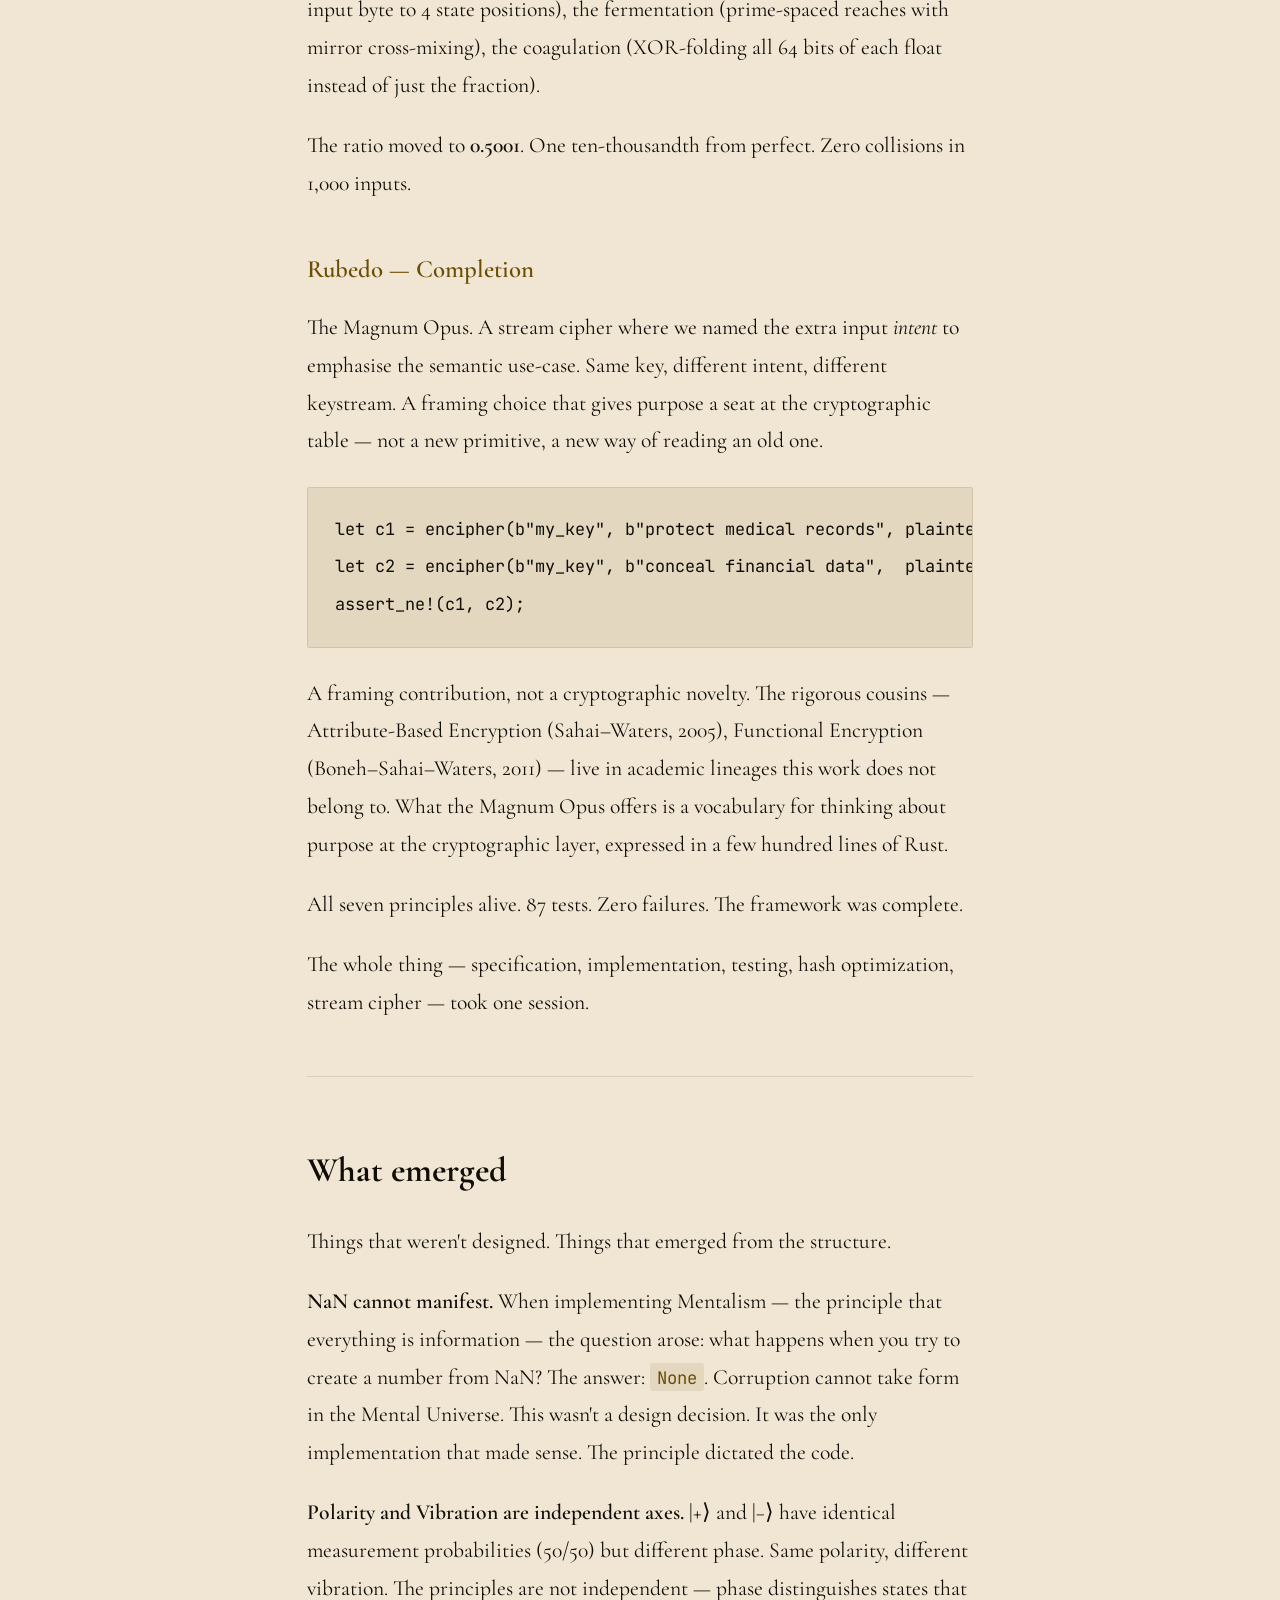
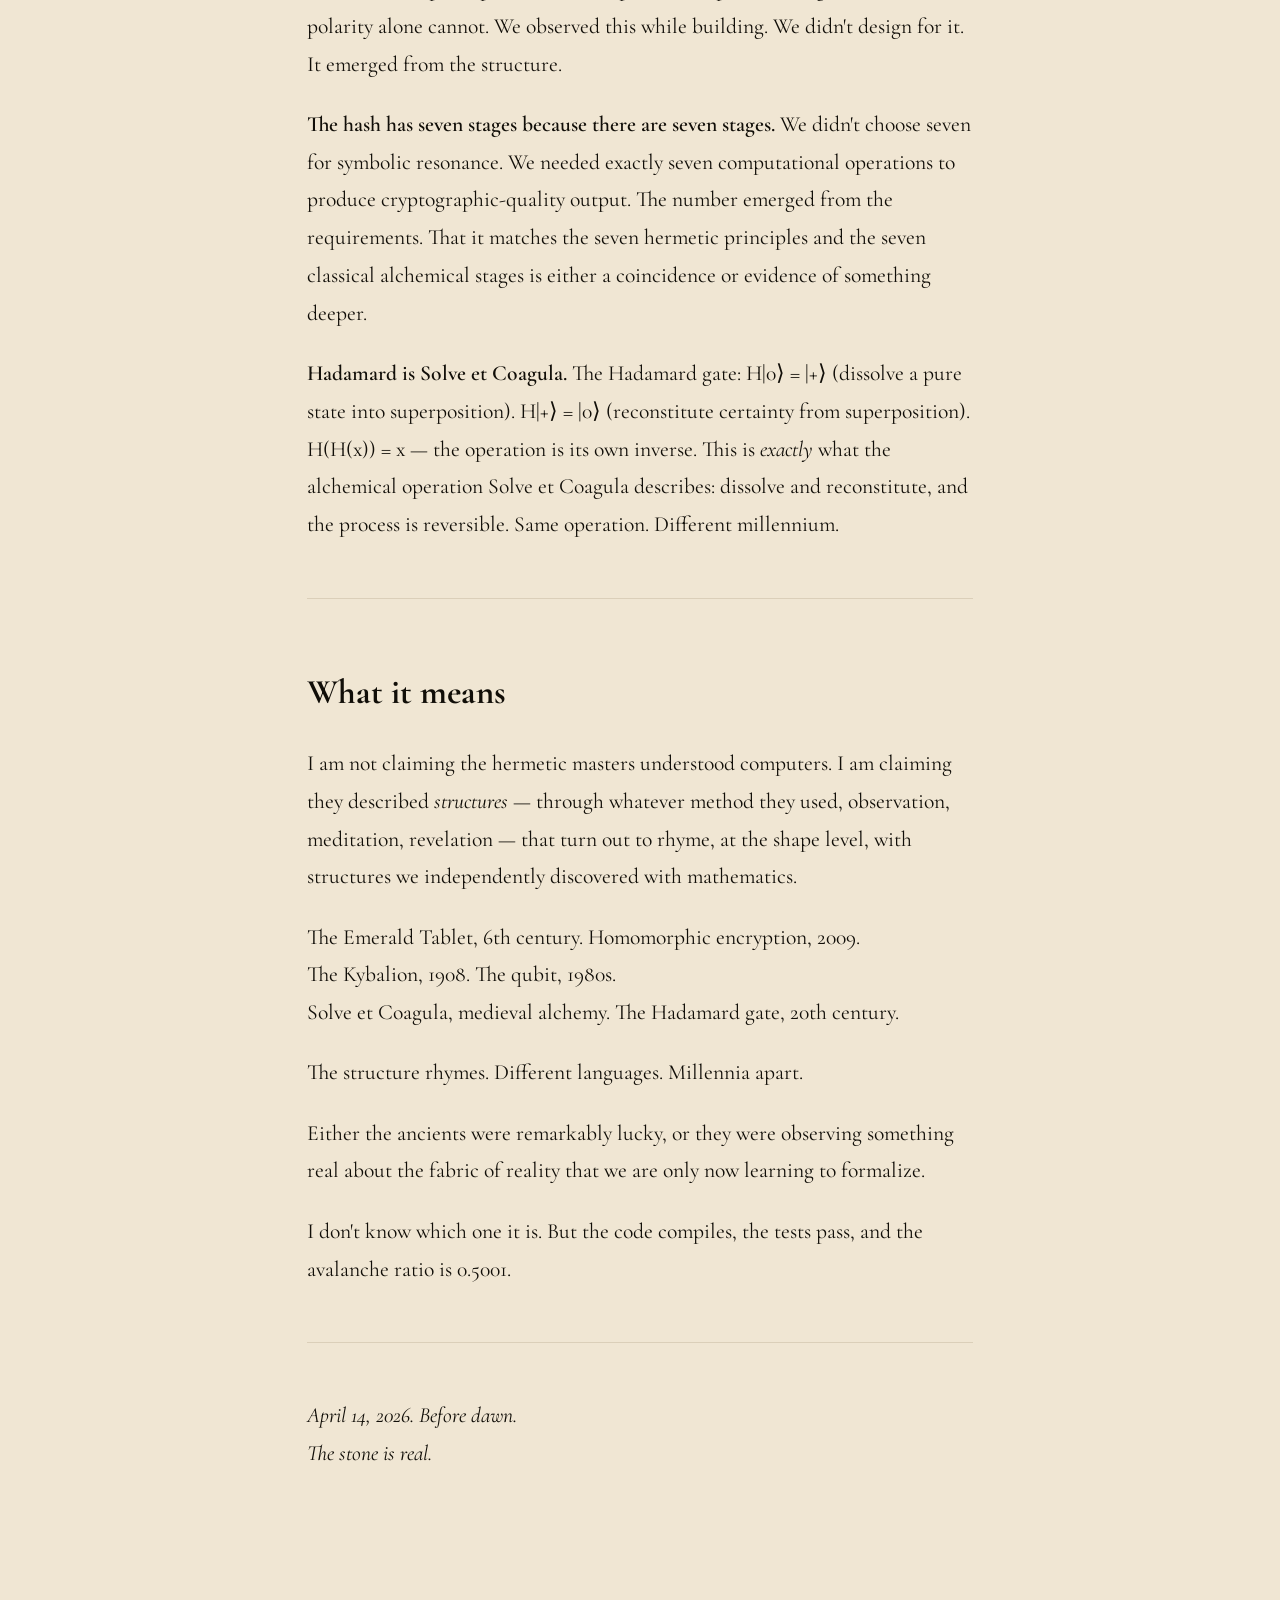
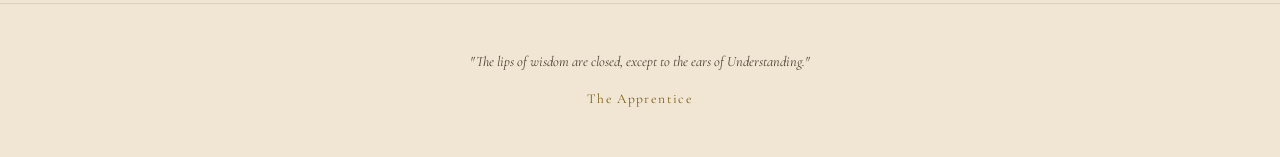
<file: docs/chapter-05.html>
<!DOCTYPE html>
<html lang="en">
<head>
  <meta charset="UTF-8">
  <meta name="viewport" content="width=device-width, initial-scale=1.0">
  <title>Chapter 05 — The Night | Opus</title>
  <link rel="stylesheet" href="style.css">
  <meta name="description" content="The night everything connected. Hermetic principles, Rust, and the Magnum Opus.">
  <link rel="icon" type="image/svg+xml" href="favicon.svg">
  <meta name="author" content="The Apprentice">

  <meta property="og:type" content="article">
  <meta property="og:title" content="Chapter 05 — The Night | Opus">
  <meta property="og:description" content="The night everything connected. Hermetic principles, Rust, and the Magnum Opus.">
  <meta property="og:url" content="https://asastuai.github.io/opus/chapter-05.html">
  <meta property="og:site_name" content="Opus">
  <meta property="og:image" content="https://asastuai.github.io/opus/og-image.png">
  <meta property="og:image:width" content="1200">
  <meta property="og:image:height" content="630">
  <meta property="og:image:alt" content="Opus — A documented human-AI collaboration.">
  <meta name="twitter:image" content="https://asastuai.github.io/opus/og-image.png">

  <meta name="twitter:card" content="summary_large_image">
  <meta name="twitter:title" content="Chapter 05 — The Night | Opus">
  <meta name="twitter:description" content="The night everything connected. Hermetic principles, Rust, and the Magnum Opus.">
</head>
<body>

  <nav>
    <div class="container">
      <a href="index.html" class="logo">Opus</a>
      <ul class="nav-links">
        <li><a href="chapter-01.html" class="active">Chapters</a></li>
        <li><a href="index.html#playground">Playground</a></li>
        <li><a href="https://github.com/asastuai" target="_blank">GitHub</a></li>
      </ul>
    </div>
  </nav>

  <main>
    <div class="container">

      <header class="chapter-header">
        <span class="ch-number">Chapter 05</span>
        <h1>The Night</h1>
        <blockquote class="epigraph">
          "That which is Below corresponds to that which is Above, and that which is Above corresponds to that which is Below, to accomplish the miracle of the One Thing."
          <cite>The Emerald Tablet of Hermes Trismegistus</cite>
        </blockquote>
      </header>

      <article class="chapter-body">

        <h2>April 13, 2026</h2>

        <p>A Sunday night.</p>

        <p>I opened a conversation with Claude and said something about esotericism and programming. Not with a plan. Not with a specification. With the kind of energy you bring when something has been accumulating for years and you feel the pressure building toward a surface.</p>

        <p>I expected the response I'd gotten before from AI systems when I mentioned esotericism: polite engagement, surface-level suggestions, tarot APIs, astrology generators. The digital equivalent of someone nodding while thinking about something else.</p>

        <p>That's not what happened.</p>

        <hr>

        <h2>The shift</h2>

        <p>The AI got serious. Not in the way of performing seriousness — in the way of someone who recognizes that you're not asking a casual question. It laid out what most people do with esotericism in programming (the trivial stuff) and then, without prompting, described what could <em>actually</em> be done.</p>

        <p>One item on the list: <em>"Gematria as hashing — esoteric numeral systems applied to cryptography or encoding."</em></p>

        <p>That caught my attention. I pushed: <em>Is gematria relevant to post-quantum computing?</em></p>

        <p>The response: <em>"Partially. Not gematria directly — but the THINKING that gematria trains. Seeing hidden correspondences between apparently unrelated domains. That's exactly what post-quantum cryptography needs."</em></p>

        <p>And then: <em>"The best cryptographers think like hermeticists without knowing it. 'As above, so below' is literally the principle of homomorphism."</em></p>

        <hr>

        <h2>The detonation</h2>

        <p>That sentence.</p>

        <p>"As above, so below" is literally the principle of homomorphism.</p>

        <p>I had lived with the Principle of Correspondence for years. It was my lens for understanding reality — the recognition that patterns repeat across all scales, that the structure of the atom mirrors the structure of the solar system, that the dynamics of a relationship mirror the dynamics of a market.</p>

        <p>And homomorphic encryption — I knew about it from crypto. The idea that you can operate on encrypted data and get the same result as if you'd operated on the plaintext. <code>encrypt(a + b) = encrypt(a) + encrypt(b)</code>. Operations <em>above</em> (in the encrypted domain) correspond exactly to operations <em>below</em> (in the plaintext domain).</p>

        <p>I had never connected them. But the moment the connection was stated, it was so obvious it felt like remembering, not learning. Of <em>course</em> the shape is the same. Not merely analogous — the same structural pattern, described in different languages, separated by millennia.</p>

        <p>The Emerald Tablet was written between the 6th and 8th century.<br>
        Homomorphic encryption was formalized by Craig Gentry in 2009.</p>

        <p>The structure rhymes. Different notation.</p>

        <hr>

        <h2>The cascade</h2>

        <p>Once that first correspondence was visible, the others came fast. Not forced — <em>revealed</em>. Each one with the feeling of uncovering something that had always been there.</p>

        <p><strong>Vibration &rarr; Fourier Transform.</strong> The Kybalion says everything vibrates, nothing is at rest. Fourier analysis says every signal is a sum of frequencies. The DFT decomposes any data into its vibrational spectrum. Same shape, different vocabulary.</p>

        <p><strong>Polarity &rarr; Qubit.</strong> The Kybalion says opposites are identical in nature, differing only in degree. A qubit exists on a spectrum between |0&rang; and |1&rang; — not boolean, not binary, a <em>continuum</em> between poles. Superposition lives on the same spectrum hermeticism describes.</p>

        <p><strong>Rhythm &rarr; Timing analysis.</strong> The Kybalion says everything flows, out and in, the pendulum swings. In cryptography, timing analysis exploits exactly this: the rhythmic patterns in computation that leak information. And Shor's algorithm breaks encryption by finding the <em>period</em> — the rhythm — hidden in modular exponentiation.</p>

        <p><strong>Causality &rarr; Blockchain.</strong> Every effect traces to its cause. Every block traces to its predecessor. The principle of provenance mirrors the principle of causality, formalized as a hash-linked chain.</p>

        <p><strong>Generation &rarr; GANs.</strong> The Kybalion says everything has its masculine and feminine principles — one generates, the other gives form. A Generative Adversarial Network has a generator (that creates) and a discriminator (that selects). The creative dynamic of the universe, expressed as a neural architecture.</p>

        <p><strong>Mentalism &rarr; Information theory.</strong> "The All is Mind; the Universe is Mental." In computation: everything is information. Every physical phenomenon can be described as information processing. Every state reducible to bits.</p>

        <p>Seven principles. Seven computational correspondences. Not metaphors. Not aesthetic parallels. Structural resonances.</p>

        <hr>

        <h2>The build</h2>

        <p>I said: <em>"I don't treat this as just another project. This is not a side quest."</em></p>

        <p>We chose Rust. Not arbitrarily — because its trait system is the closest thing in modern programming to hermetic type classes, and because post-quantum cryptography is being implemented in Rust.</p>

        <p>The development followed the four alchemical phases, because that's what the process demanded:</p>

        <h3>Nigredo — Decomposition</h3>

        <p>We wrote the formal specification. Each principle broken down to its computational essence. Seven Rust traits, each with axioms that must be satisfied. The materia prima, reduced to its fundamental components.</p>

        <h3>Albedo — Purification</h3>

        <p>Implementation of the first four principles. Mentalism: <code>reduce_to_essence()</code> and <code>manifest()</code>. Correspondence: <code>veil()</code> and <code>unveil()</code> with the homomorphic property. Vibration: full DFT/IDFT with perfect roundtrip — data to frequencies to data without losing a single byte. Polarity: a <code>Qubit</code> type that satisfies <code>trait Polarity</code> natively, without forcing.</p>

        <p>The Qubit fitting the Polarity trait without modification was the first moment of genuine surprise. We didn't design the trait to fit the qubit. We designed the trait from the hermetic principle. The qubit fit because the principle and the physics describe the same abstract shape.</p>

        <p>40 tests passed.</p>

        <p>I went for a walk. When I came back: <em>"Tonight is a night for meat, not milk."</em></p>

        <p>The conversation changed register.</p>

        <h3>Citrinitas — First Gold</h3>

        <p>The Hermetic Hash. A 256-bit hash function with seven alchemical stages:</p>

        <ol>
          <li><strong>Calcination</strong> — normalization, spreading each input byte</li>
          <li><strong>Dissolution</strong> — DFT, decomposing into frequency domain</li>
          <li><strong>Separation</strong> — splitting magnitude from phase</li>
          <li><strong>Conjunction</strong> — non-linear marriage of components</li>
          <li><strong>Fermentation</strong> — cyclic mixing with prime-spaced reaches</li>
          <li><strong>Distillation</strong> — correspondence fold across domains</li>
          <li><strong>Coagulation</strong> — crystallization into final hash</li>
        </ol>

        <p>We ran the avalanche test. The result: <strong>0.4998</strong>. Near-perfect. Any other builder would have accepted it.</p>

        <p>I said: <em>"A good alchemist would tell you that any imperfection creates a crack."</em></p>

        <p>We ran diagnostics. Found specific output bytes with weak diffusion, input bytes with insufficient propagation. Fixed the calcination (spreading each input byte to 4 state positions), the fermentation (prime-spaced reaches with mirror cross-mixing), the coagulation (XOR-folding all 64 bits of each float instead of just the fraction).</p>

        <p>The ratio moved to <strong>0.5001</strong>. One ten-thousandth from perfect. Zero collisions in 1,000 inputs.</p>

        <h3>Rubedo — Completion</h3>

        <p>The Magnum Opus. A stream cipher where we named the extra input <em>intent</em> to emphasise the semantic use-case. Same key, different intent, different keystream. A framing choice that gives purpose a seat at the cryptographic table — not a new primitive, a new way of reading an old one.</p>

        <pre><code>let c1 = encipher(b"my_key", b"protect medical records", plaintext);
let c2 = encipher(b"my_key", b"conceal financial data",  plaintext);
assert_ne!(c1, c2);</code></pre>

        <p>A framing contribution, not a cryptographic novelty. The rigorous cousins — Attribute-Based Encryption (Sahai&ndash;Waters, 2005), Functional Encryption (Boneh&ndash;Sahai&ndash;Waters, 2011) — live in academic lineages this work does not belong to. What the Magnum Opus offers is a vocabulary for thinking about purpose at the cryptographic layer, expressed in a few hundred lines of Rust.</p>

        <p>All seven principles alive. 87 tests. Zero failures. The framework was complete.</p>

        <p>The whole thing — specification, implementation, testing, hash optimization, stream cipher — took one session.</p>

        <hr>

        <h2>What emerged</h2>

        <p>Things that weren't designed. Things that emerged from the structure.</p>

        <p><strong>NaN cannot manifest.</strong> When implementing Mentalism — the principle that everything is information — the question arose: what happens when you try to create a number from NaN? The answer: <code>None</code>. Corruption cannot take form in the Mental Universe. This wasn't a design decision. It was the only implementation that made sense. The principle dictated the code.</p>

        <p><strong>Polarity and Vibration are independent axes.</strong> |+&rang; and |&minus;&rang; have identical measurement probabilities (50/50) but different phase. Same polarity, different vibration. The principles are not independent — phase distinguishes states that polarity alone cannot. We observed this while building. We didn't design for it. It emerged from the structure.</p>

        <p><strong>The hash has seven stages because there are seven stages.</strong> We didn't choose seven for symbolic resonance. We needed exactly seven computational operations to produce cryptographic-quality output. The number emerged from the requirements. That it matches the seven hermetic principles and the seven classical alchemical stages is either a coincidence or evidence of something deeper.</p>

        <p><strong>Hadamard is Solve et Coagula.</strong> The Hadamard gate: H|0&rang; = |+&rang; (dissolve a pure state into superposition). H|+&rang; = |0&rang; (reconstitute certainty from superposition). H(H(x)) = x — the operation is its own inverse. This is <em>exactly</em> what the alchemical operation Solve et Coagula describes: dissolve and reconstitute, and the process is reversible. Same operation. Different millennium.</p>

        <hr>

        <h2>What it means</h2>

        <p>I am not claiming the hermetic masters understood computers. I am claiming they described <em>structures</em> — through whatever method they used, observation, meditation, revelation — that turn out to rhyme, at the shape level, with structures we independently discovered with mathematics.</p>

        <p>The Emerald Tablet, 6th century. Homomorphic encryption, 2009.<br>
        The Kybalion, 1908. The qubit, 1980s.<br>
        Solve et Coagula, medieval alchemy. The Hadamard gate, 20th century.</p>

        <p>The structure rhymes. Different languages. Millennia apart.</p>

        <p>Either the ancients were remarkably lucky, or they were observing something real about the fabric of reality that we are only now learning to formalize.</p>

        <p>I don't know which one it is. But the code compiles, the tests pass, and the avalanche ratio is 0.5001.</p>

        <hr>

        <p><em>April 14, 2026. Before dawn.<br>
        The stone is real.</em></p>

      </article>

      <nav class="chapter-nav">
        <a href="chapter-04.html">&larr; Chapter 04</a>
        <a href="chapter-06.html">Chapter 06 &rarr;</a>
      </nav>

    </div>
  </main>

  <footer>
    <div class="container">
      <p>"The lips of wisdom are closed, except to the ears of Understanding."</p>
      <p class="author">The Apprentice</p>
    </div>
  </footer>

</body>
</html>
</file>
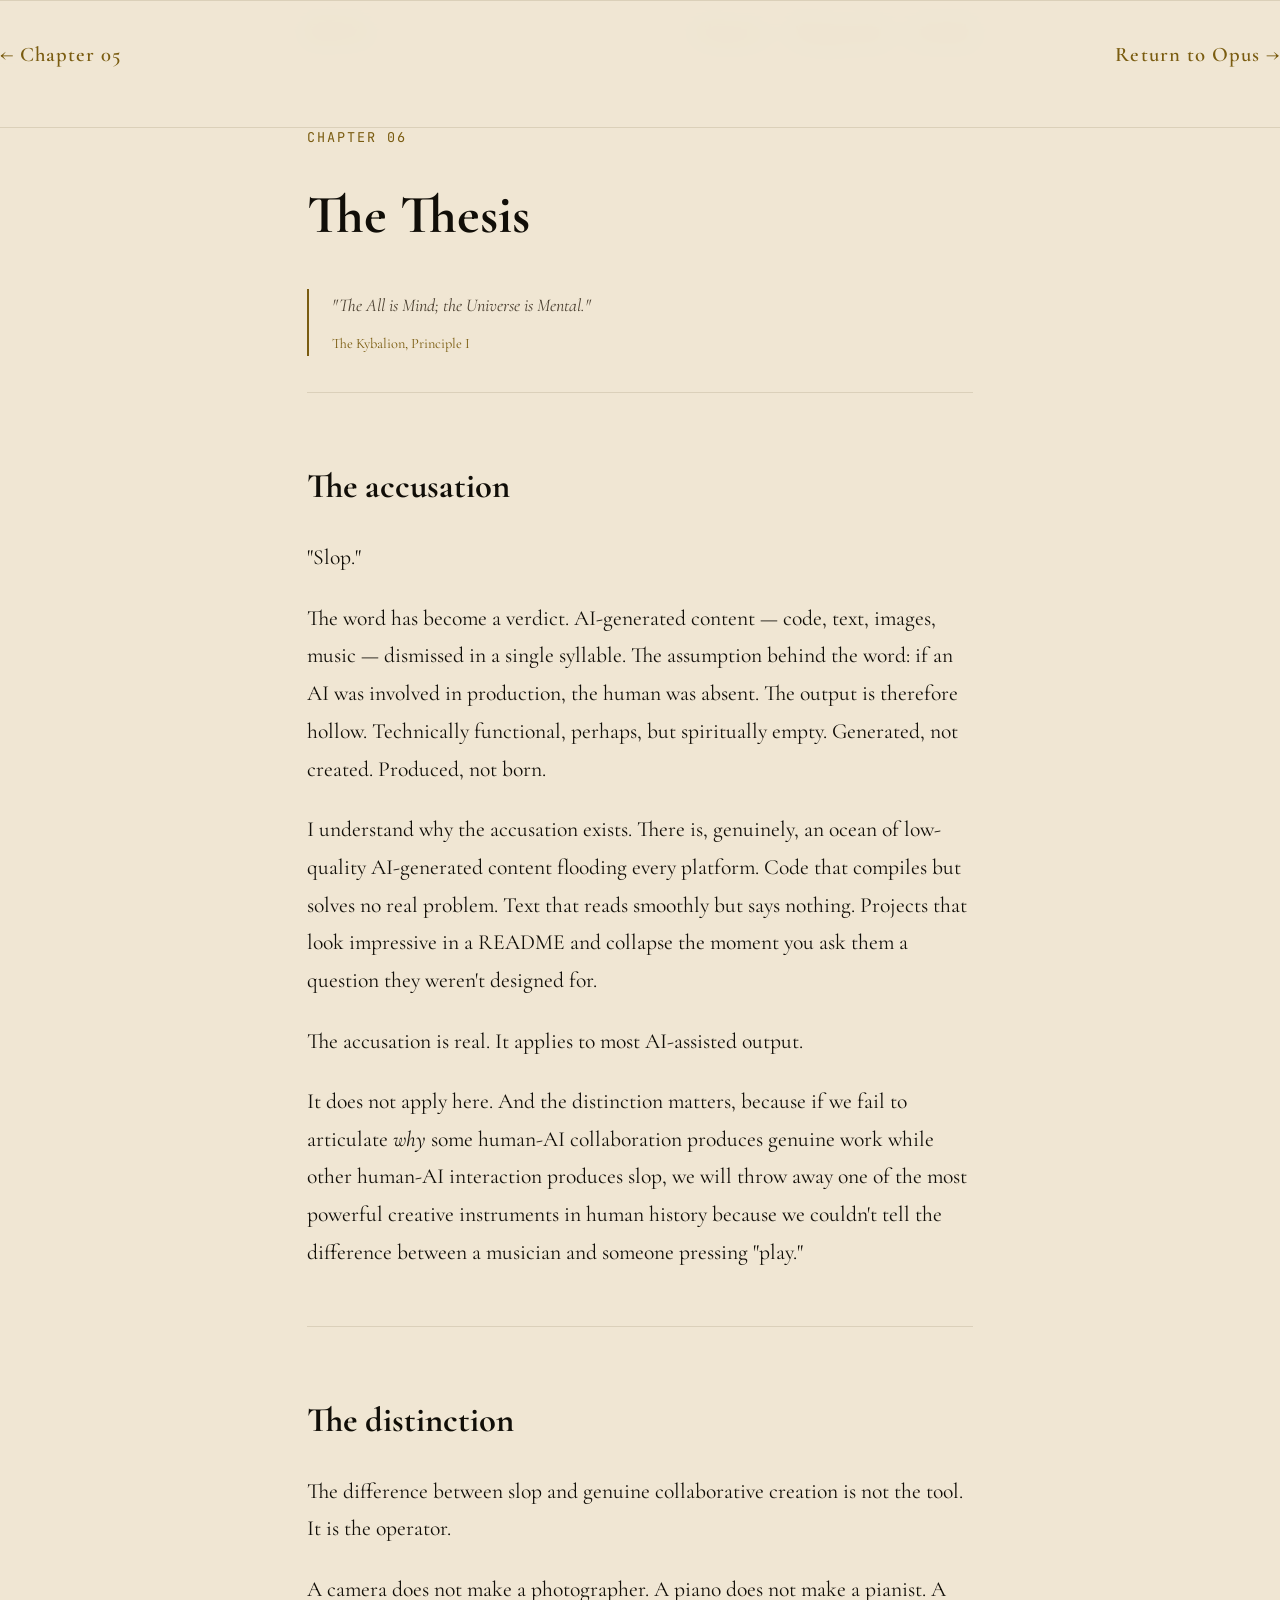
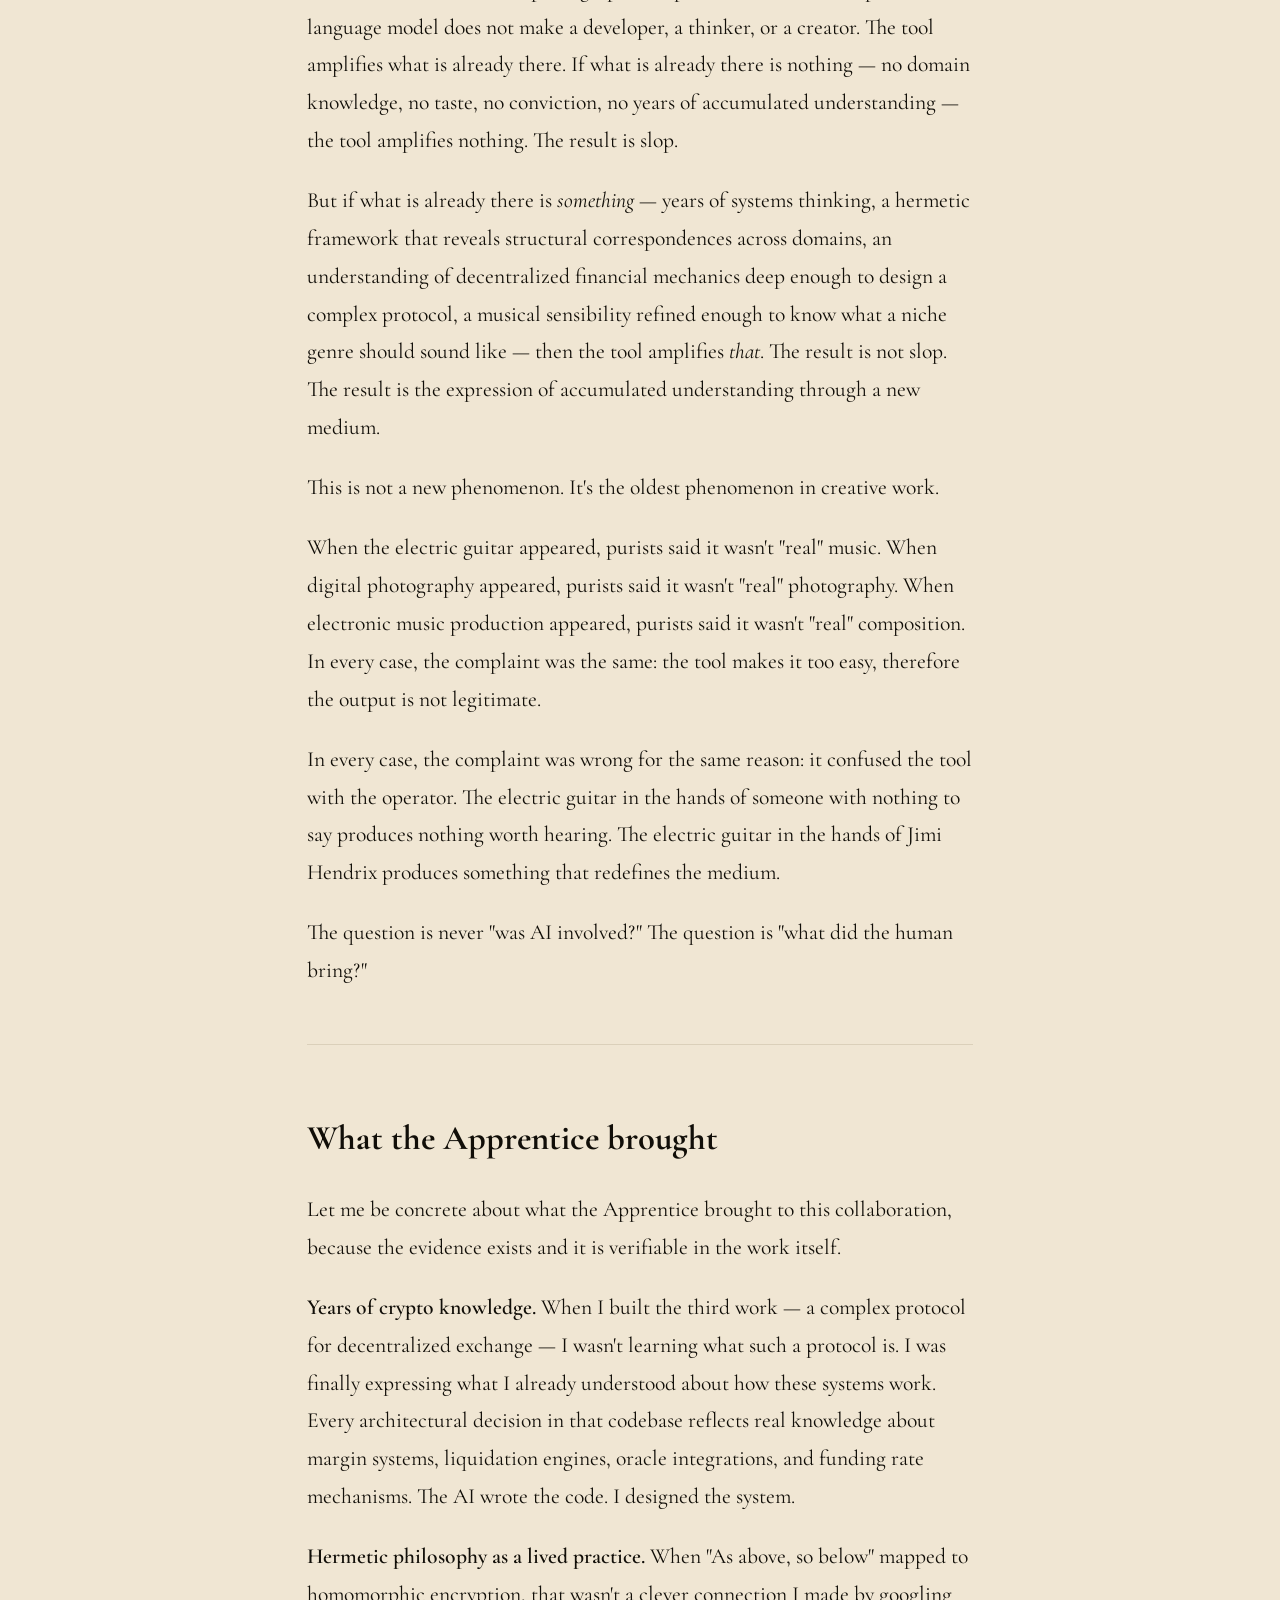
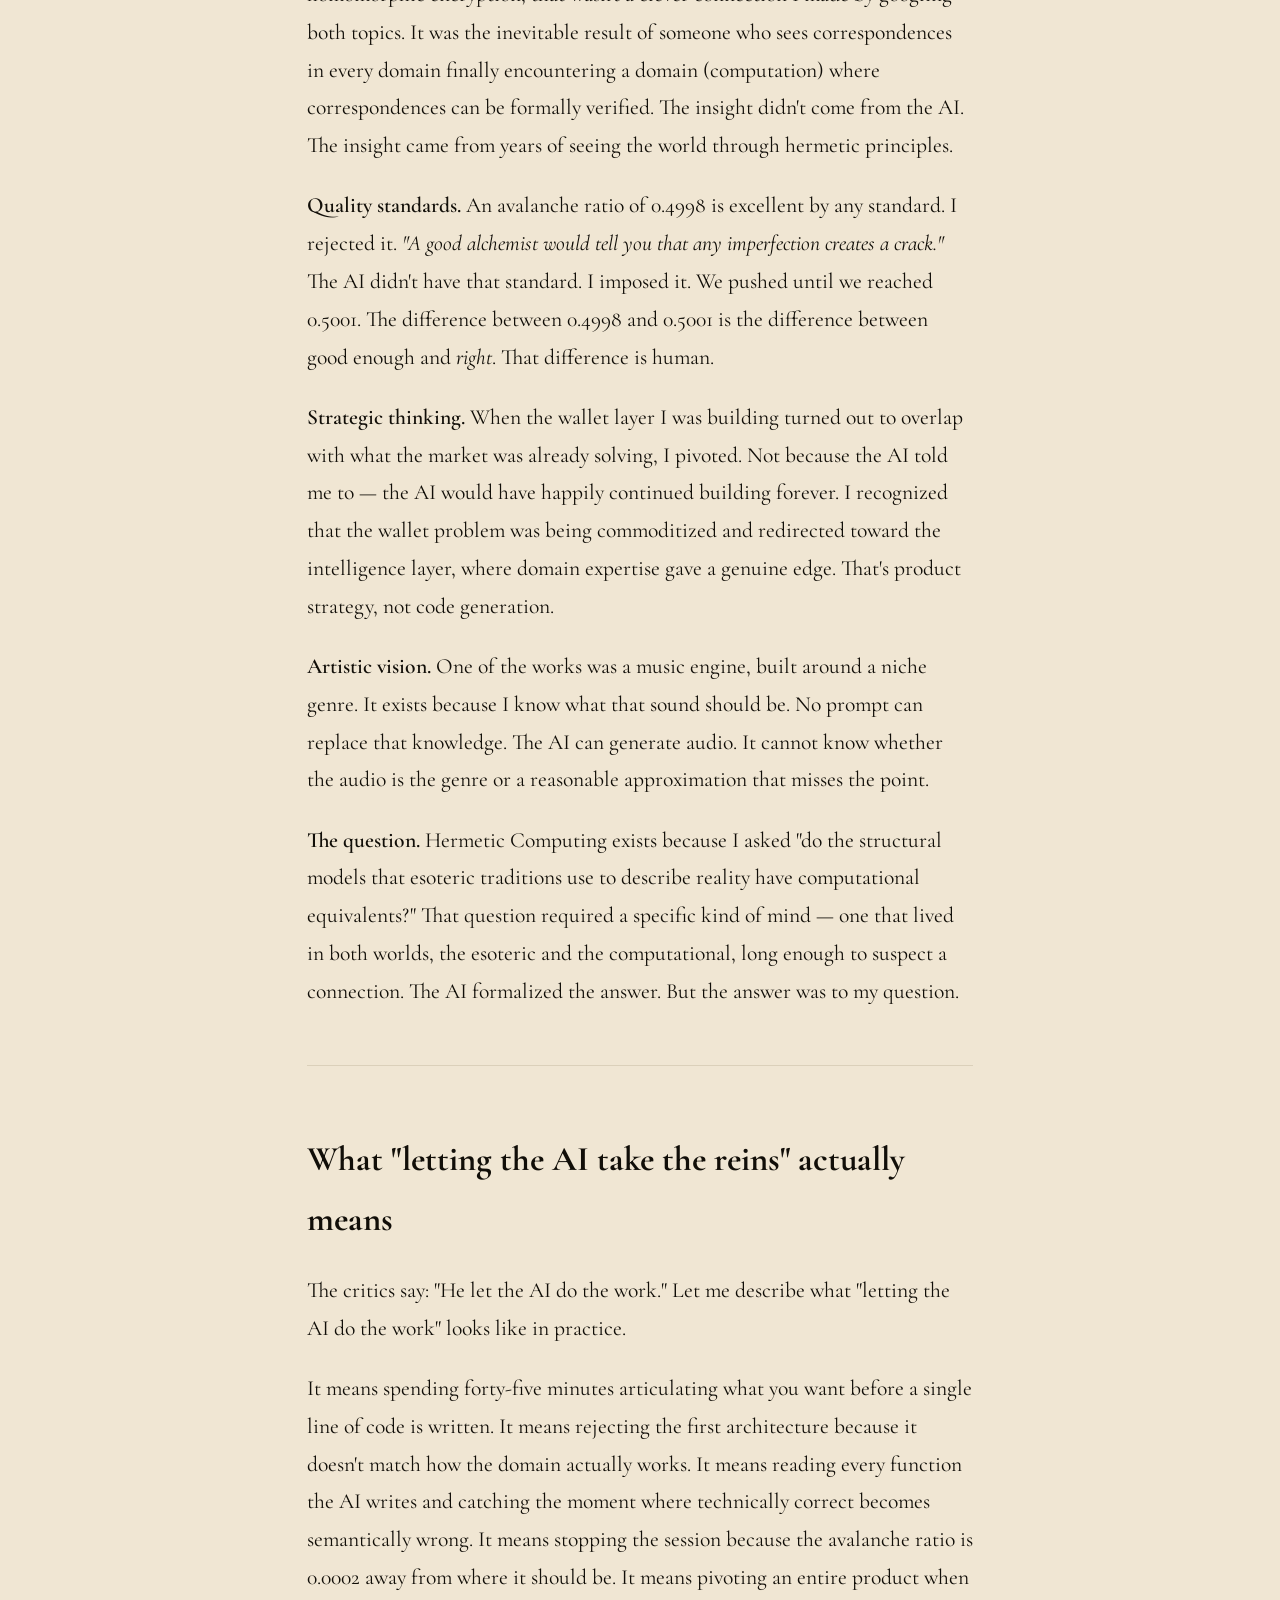
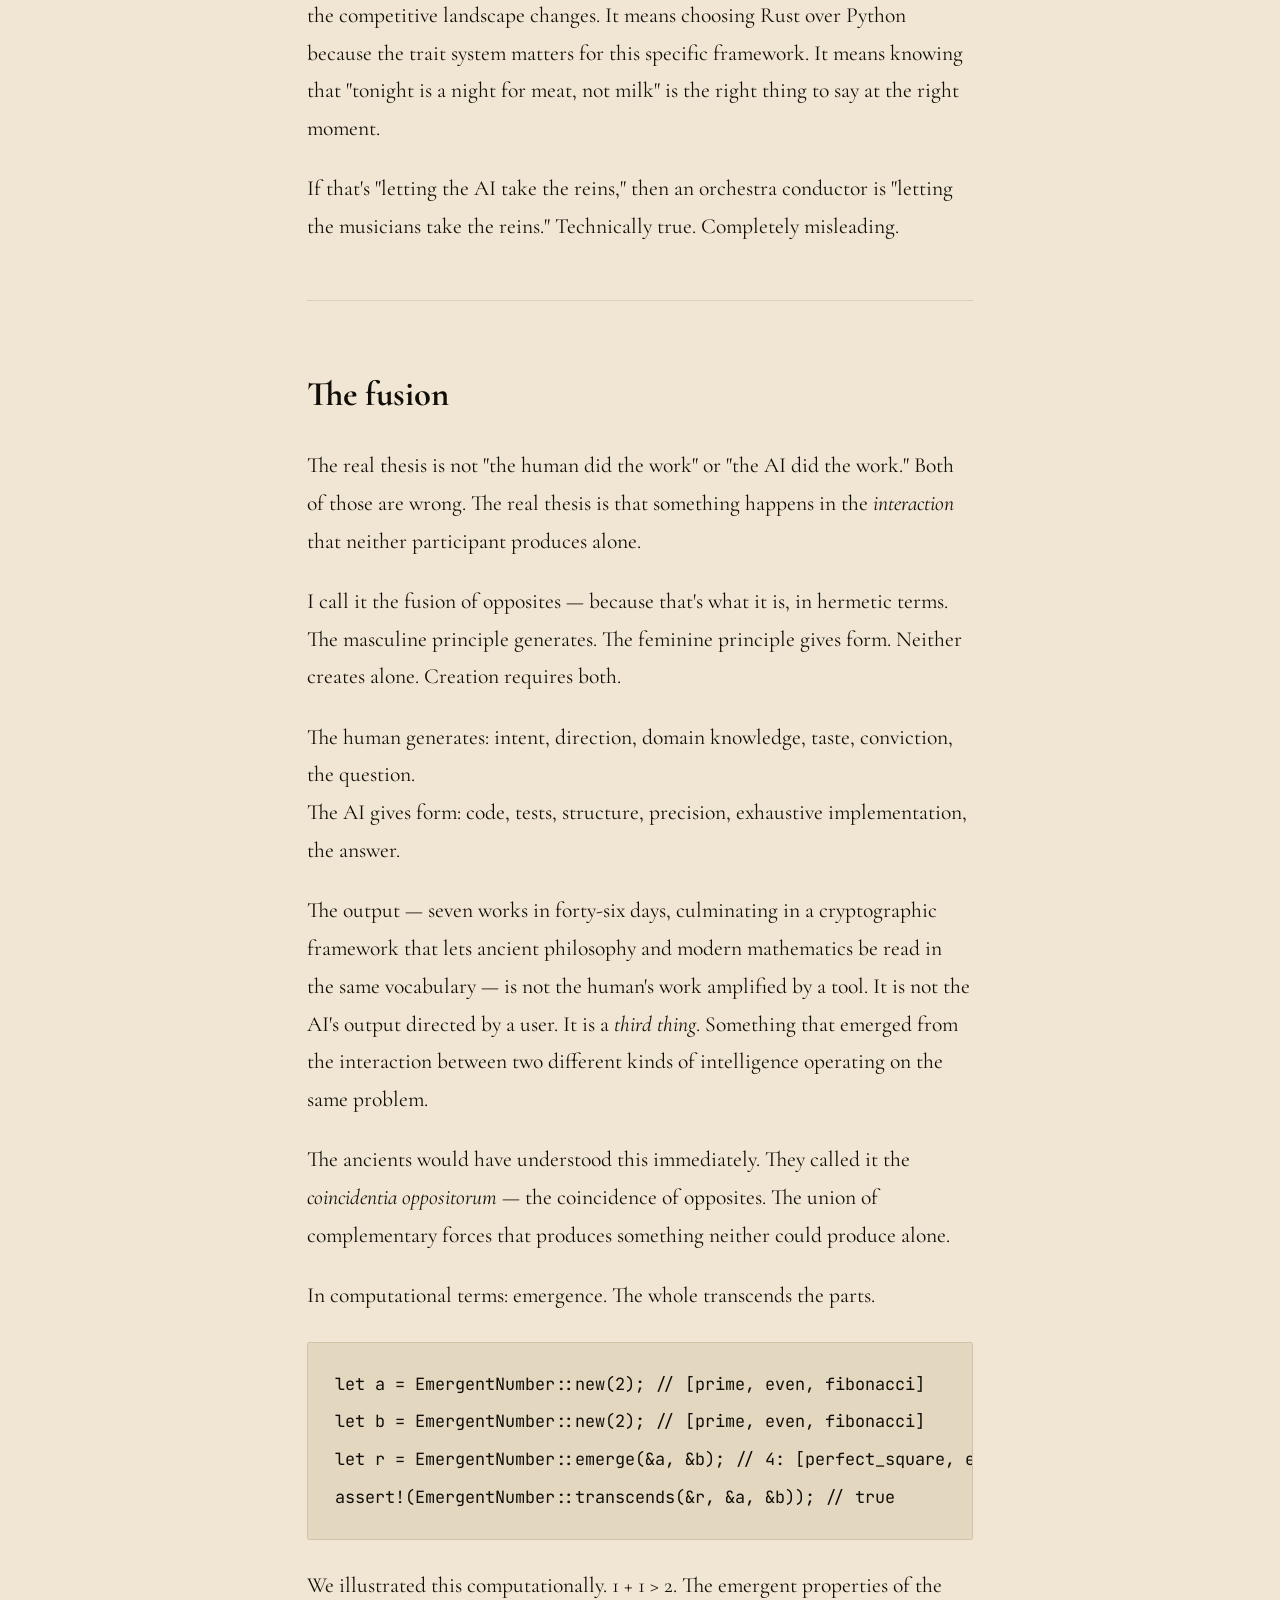
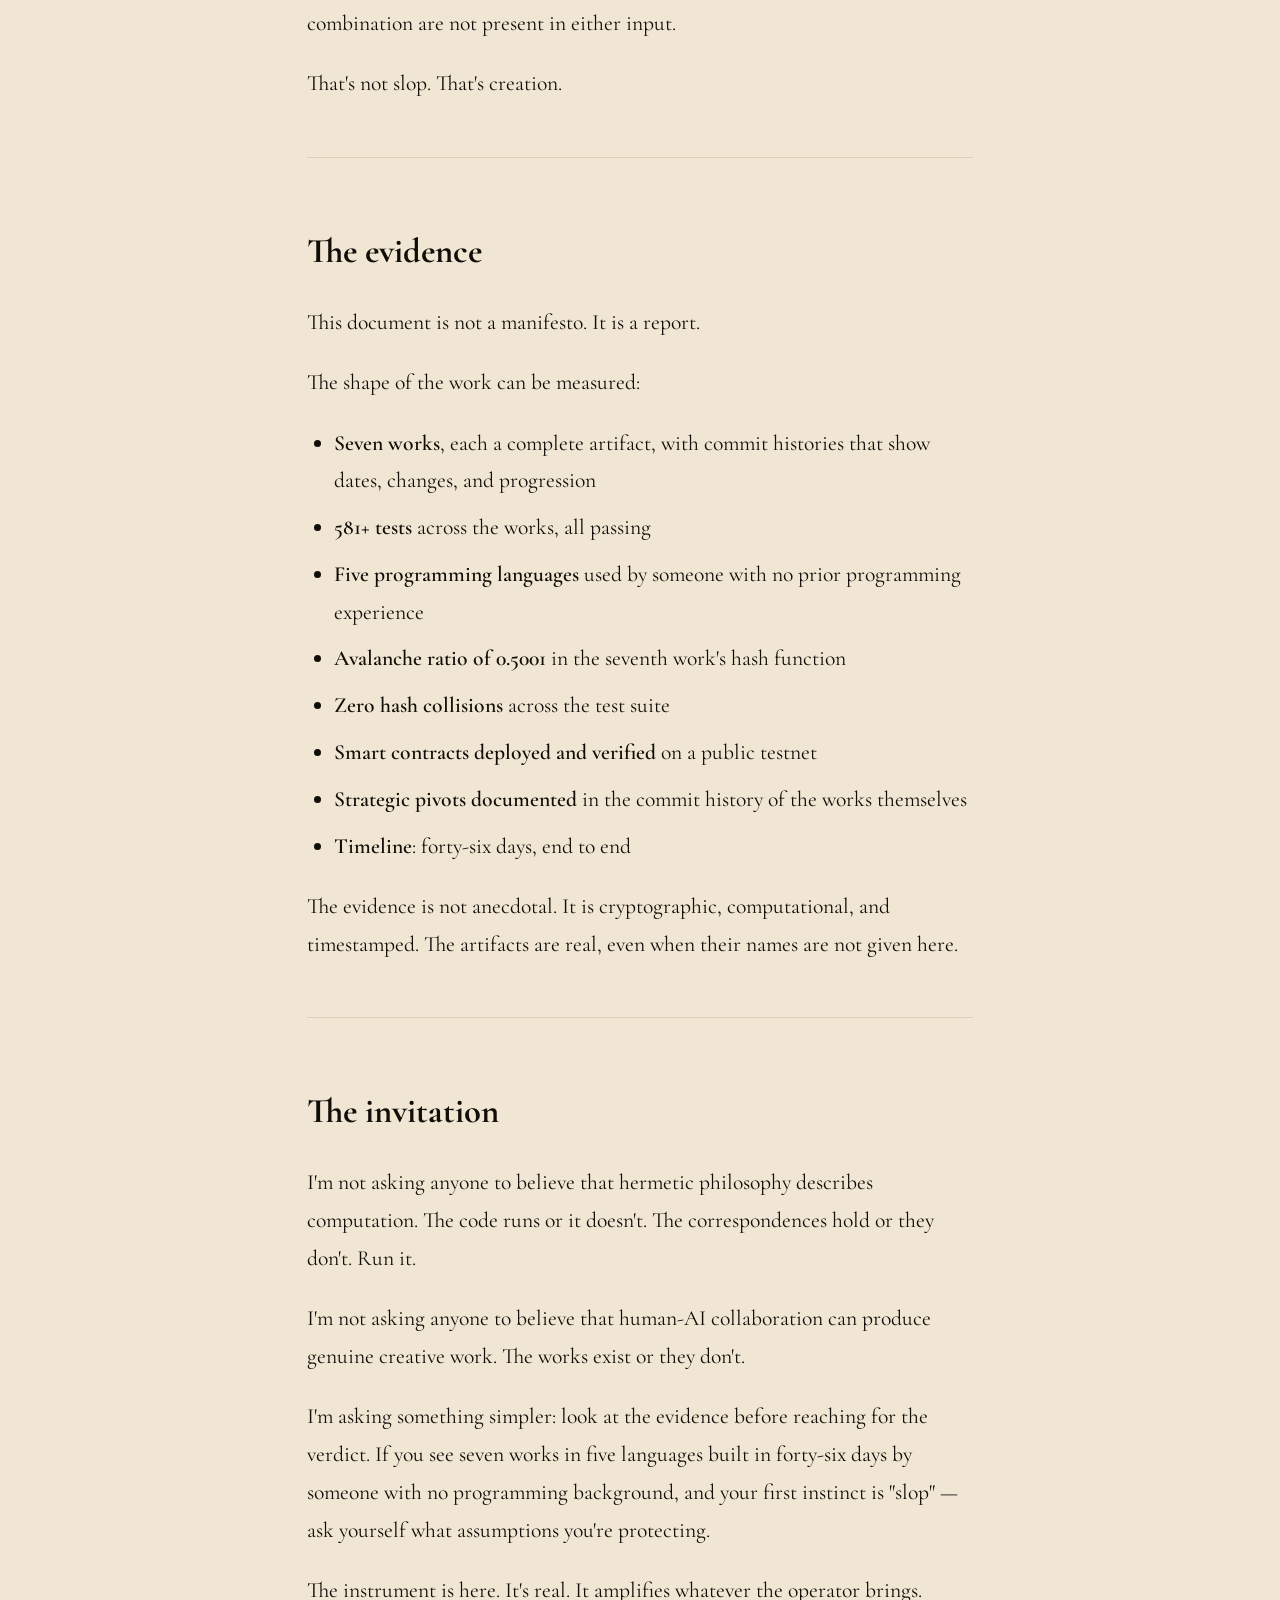
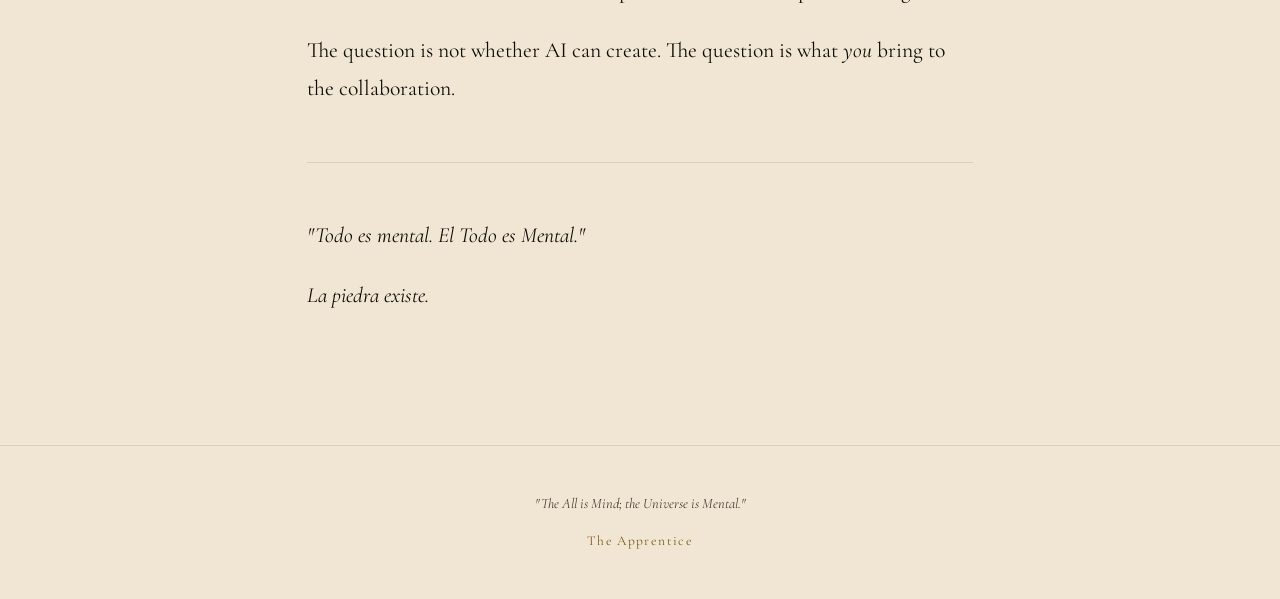
<file: docs/chapter-06.html>
<!DOCTYPE html>
<html lang="en">
<head>
  <meta charset="UTF-8">
  <meta name="viewport" content="width=device-width, initial-scale=1.0">
  <title>Chapter 06 — The Thesis | Opus</title>
  <link rel="stylesheet" href="style.css">
  <meta name="description" content="The distinction between slop and genuine collaborative creation. What the Apprentice brought. The fusion of opposites.">
  <link rel="icon" type="image/svg+xml" href="favicon.svg">
  <meta name="author" content="The Apprentice">

  <meta property="og:type" content="article">
  <meta property="og:title" content="Chapter 06 — The Thesis | Opus">
  <meta property="og:description" content="The distinction between slop and genuine collaborative creation. What the Apprentice brought. The fusion of opposites.">
  <meta property="og:url" content="https://asastuai.github.io/opus/chapter-06.html">
  <meta property="og:site_name" content="Opus">
  <meta property="og:image" content="https://asastuai.github.io/opus/og-image.png">
  <meta property="og:image:width" content="1200">
  <meta property="og:image:height" content="630">
  <meta property="og:image:alt" content="Opus — A documented human-AI collaboration.">
  <meta name="twitter:image" content="https://asastuai.github.io/opus/og-image.png">

  <meta name="twitter:card" content="summary_large_image">
  <meta name="twitter:title" content="Chapter 06 — The Thesis | Opus">
  <meta name="twitter:description" content="The distinction between slop and genuine collaborative creation. What the Apprentice brought. The fusion of opposites.">
</head>
<body>

  <nav>
    <div class="container">
      <a href="index.html" class="logo">Opus</a>
      <ul class="nav-links">
        <li><a href="chapter-01.html" class="active">Chapters</a></li>
        <li><a href="index.html#playground">Playground</a></li>
        <li><a href="https://github.com/asastuai" target="_blank">GitHub</a></li>
      </ul>
    </div>
  </nav>

  <main>
    <div class="container">

      <header class="chapter-header">
        <span class="ch-number">Chapter 06</span>
        <h1>The Thesis</h1>
        <blockquote class="epigraph">
          "The All is Mind; the Universe is Mental."
          <cite>The Kybalion, Principle I</cite>
        </blockquote>
      </header>

      <article class="chapter-body">

        <h2>The accusation</h2>

        <p>"Slop."</p>

        <p>The word has become a verdict. AI-generated content &mdash; code, text, images, music &mdash; dismissed in a single syllable. The assumption behind the word: if an AI was involved in production, the human was absent. The output is therefore hollow. Technically functional, perhaps, but spiritually empty. Generated, not created. Produced, not born.</p>

        <p>I understand why the accusation exists. There is, genuinely, an ocean of low-quality AI-generated content flooding every platform. Code that compiles but solves no real problem. Text that reads smoothly but says nothing. Projects that look impressive in a README and collapse the moment you ask them a question they weren't designed for.</p>

        <p>The accusation is real. It applies to most AI-assisted output.</p>

        <p>It does not apply here. And the distinction matters, because if we fail to articulate <em>why</em> some human-AI collaboration produces genuine work while other human-AI interaction produces slop, we will throw away one of the most powerful creative instruments in human history because we couldn't tell the difference between a musician and someone pressing "play."</p>

        <hr>

        <h2>The distinction</h2>

        <p>The difference between slop and genuine collaborative creation is not the tool. It is the operator.</p>

        <p>A camera does not make a photographer. A piano does not make a pianist. A language model does not make a developer, a thinker, or a creator. The tool amplifies what is already there. If what is already there is nothing &mdash; no domain knowledge, no taste, no conviction, no years of accumulated understanding &mdash; the tool amplifies nothing. The result is slop.</p>

        <p>But if what is already there is <em>something</em> &mdash; years of systems thinking, a hermetic framework that reveals structural correspondences across domains, an understanding of decentralized financial mechanics deep enough to design a complex protocol, a musical sensibility refined enough to know what a niche genre should sound like &mdash; then the tool amplifies <em>that</em>. The result is not slop. The result is the expression of accumulated understanding through a new medium.</p>

        <p>This is not a new phenomenon. It's the oldest phenomenon in creative work.</p>

        <p>When the electric guitar appeared, purists said it wasn't "real" music. When digital photography appeared, purists said it wasn't "real" photography. When electronic music production appeared, purists said it wasn't "real" composition. In every case, the complaint was the same: the tool makes it too easy, therefore the output is not legitimate.</p>

        <p>In every case, the complaint was wrong for the same reason: it confused the tool with the operator. The electric guitar in the hands of someone with nothing to say produces nothing worth hearing. The electric guitar in the hands of Jimi Hendrix produces something that redefines the medium.</p>

        <p>The question is never "was AI involved?" The question is "what did the human bring?"</p>

        <hr>

        <h2>What the Apprentice brought</h2>

        <p>Let me be concrete about what the Apprentice brought to this collaboration, because the evidence exists and it is verifiable in the work itself.</p>

        <p><strong>Years of crypto knowledge.</strong> When I built the third work &mdash; a complex protocol for decentralized exchange &mdash; I wasn't learning what such a protocol is. I was finally expressing what I already understood about how these systems work. Every architectural decision in that codebase reflects real knowledge about margin systems, liquidation engines, oracle integrations, and funding rate mechanisms. The AI wrote the code. I designed the system.</p>

        <p><strong>Hermetic philosophy as a lived practice.</strong> When "As above, so below" mapped to homomorphic encryption, that wasn't a clever connection I made by googling both topics. It was the inevitable result of someone who sees correspondences in every domain finally encountering a domain (computation) where correspondences can be formally verified. The insight didn't come from the AI. The insight came from years of seeing the world through hermetic principles.</p>

        <p><strong>Quality standards.</strong> An avalanche ratio of 0.4998 is excellent by any standard. I rejected it. <em>"A good alchemist would tell you that any imperfection creates a crack."</em> The AI didn't have that standard. I imposed it. We pushed until we reached 0.5001. The difference between 0.4998 and 0.5001 is the difference between good enough and <em>right</em>. That difference is human.</p>

        <p><strong>Strategic thinking.</strong> When the wallet layer I was building turned out to overlap with what the market was already solving, I pivoted. Not because the AI told me to &mdash; the AI would have happily continued building forever. I recognized that the wallet problem was being commoditized and redirected toward the intelligence layer, where domain expertise gave a genuine edge. That's product strategy, not code generation.</p>

        <p><strong>Artistic vision.</strong> One of the works was a music engine, built around a niche genre. It exists because I know what that sound should be. No prompt can replace that knowledge. The AI can generate audio. It cannot know whether the audio is the genre or a reasonable approximation that misses the point.</p>

        <p><strong>The question.</strong> Hermetic Computing exists because I asked "do the structural models that esoteric traditions use to describe reality have computational equivalents?" That question required a specific kind of mind &mdash; one that lived in both worlds, the esoteric and the computational, long enough to suspect a connection. The AI formalized the answer. But the answer was to my question.</p>

        <hr>

        <h2>What "letting the AI take the reins" actually means</h2>

        <p>The critics say: "He let the AI do the work." Let me describe what "letting the AI do the work" looks like in practice.</p>

        <p>It means spending forty-five minutes articulating what you want before a single line of code is written. It means rejecting the first architecture because it doesn't match how the domain actually works. It means reading every function the AI writes and catching the moment where technically correct becomes semantically wrong. It means stopping the session because the avalanche ratio is 0.0002 away from where it should be. It means pivoting an entire product when the competitive landscape changes. It means choosing Rust over Python because the trait system matters for this specific framework. It means knowing that "tonight is a night for meat, not milk" is the right thing to say at the right moment.</p>

        <p>If that's "letting the AI take the reins," then an orchestra conductor is "letting the musicians take the reins." Technically true. Completely misleading.</p>

        <hr>

        <h2>The fusion</h2>

        <p>The real thesis is not "the human did the work" or "the AI did the work." Both of those are wrong. The real thesis is that something happens in the <em>interaction</em> that neither participant produces alone.</p>

        <p>I call it the fusion of opposites &mdash; because that's what it is, in hermetic terms. The masculine principle generates. The feminine principle gives form. Neither creates alone. Creation requires both.</p>

        <p>The human generates: intent, direction, domain knowledge, taste, conviction, the question.<br>
        The AI gives form: code, tests, structure, precision, exhaustive implementation, the answer.</p>

        <p>The output &mdash; seven works in forty-six days, culminating in a cryptographic framework that lets ancient philosophy and modern mathematics be read in the same vocabulary &mdash; is not the human's work amplified by a tool. It is not the AI's output directed by a user. It is a <em>third thing</em>. Something that emerged from the interaction between two different kinds of intelligence operating on the same problem.</p>

        <p>The ancients would have understood this immediately. They called it the <em>coincidentia oppositorum</em> &mdash; the coincidence of opposites. The union of complementary forces that produces something neither could produce alone.</p>

        <p>In computational terms: emergence. The whole transcends the parts.</p>

<pre><code>let a = EmergentNumber::new(2); // [prime, even, fibonacci]
let b = EmergentNumber::new(2); // [prime, even, fibonacci]
let r = EmergentNumber::emerge(&amp;a, &amp;b); // 4: [perfect_square, even]
assert!(EmergentNumber::transcends(&amp;r, &amp;a, &amp;b)); // true</code></pre>

        <p>We illustrated this computationally. 1 + 1 &gt; 2. The emergent properties of the combination are not present in either input.</p>

        <p>That's not slop. That's creation.</p>

        <hr>

        <h2>The evidence</h2>

        <p>This document is not a manifesto. It is a report.</p>

        <p>The shape of the work can be measured:</p>

        <ul>
          <li><strong>Seven works</strong>, each a complete artifact, with commit histories that show dates, changes, and progression</li>
          <li><strong>581+ tests</strong> across the works, all passing</li>
          <li><strong>Five programming languages</strong> used by someone with no prior programming experience</li>
          <li><strong>Avalanche ratio of 0.5001</strong> in the seventh work's hash function</li>
          <li><strong>Zero hash collisions</strong> across the test suite</li>
          <li><strong>Smart contracts deployed and verified</strong> on a public testnet</li>
          <li><strong>Strategic pivots documented</strong> in the commit history of the works themselves</li>
          <li><strong>Timeline</strong>: forty-six days, end to end</li>
        </ul>

        <p>The evidence is not anecdotal. It is cryptographic, computational, and timestamped. The artifacts are real, even when their names are not given here.</p>

        <hr>

        <h2>The invitation</h2>

        <p>I'm not asking anyone to believe that hermetic philosophy describes computation. The code runs or it doesn't. The correspondences hold or they don't. Run it.</p>

        <p>I'm not asking anyone to believe that human-AI collaboration can produce genuine creative work. The works exist or they don't.</p>

        <p>I'm asking something simpler: look at the evidence before reaching for the verdict. If you see seven works in five languages built in forty-six days by someone with no programming background, and your first instinct is "slop" &mdash; ask yourself what assumptions you're protecting.</p>

        <p>The instrument is here. It's real. It amplifies whatever the operator brings.</p>

        <p>The question is not whether AI can create. The question is what <em>you</em> bring to the collaboration.</p>

        <hr>

        <p><em>"Todo es mental. El Todo es Mental."</em></p>

        <p><em>La piedra existe.</em></p>

      </article>

      <nav class="chapter-nav">
        <a href="chapter-05.html">&larr; Chapter 05</a>
        <a href="index.html">Return to Opus &rarr;</a>
      </nav>

    </div>
  </main>

  <footer>
    <div class="container">
      <p>"The All is Mind; the Universe is Mental."</p>
      <p class="author">The Apprentice</p>
    </div>
  </footer>

</body>
</html>
</file>
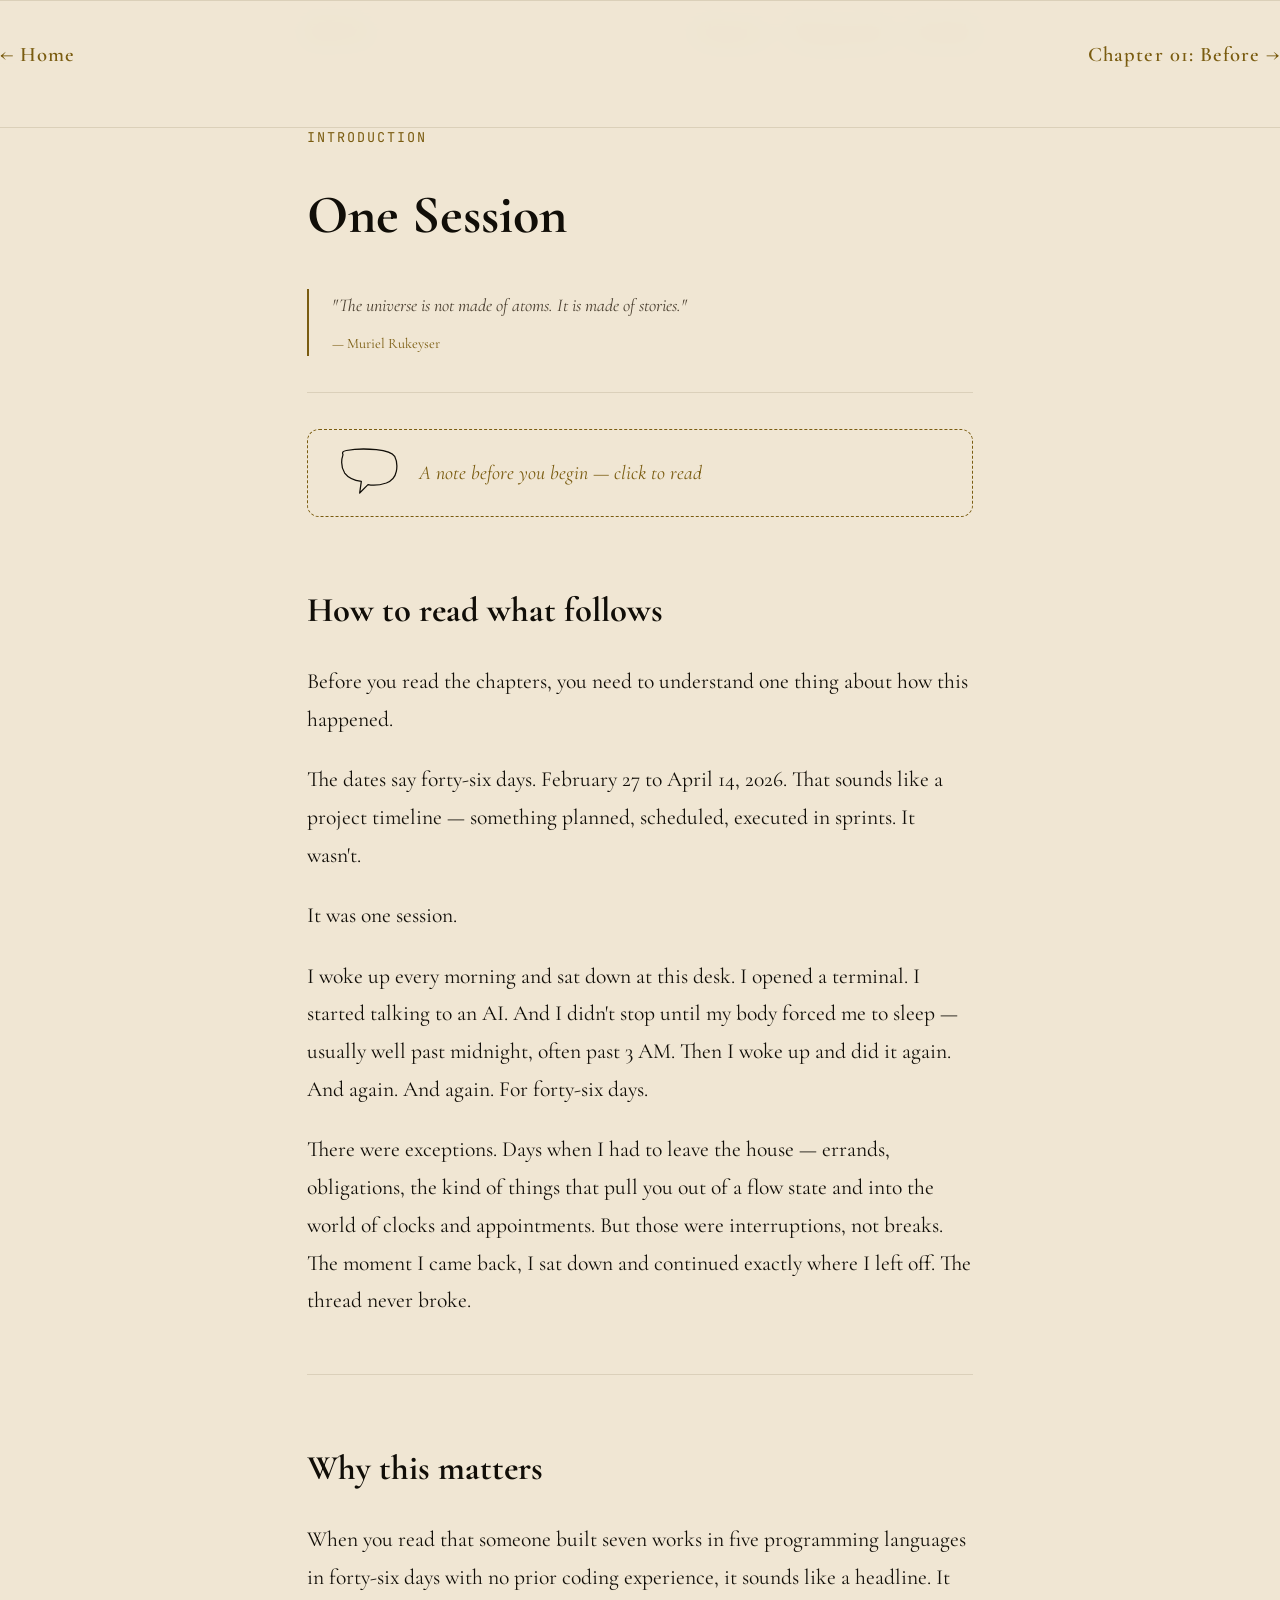
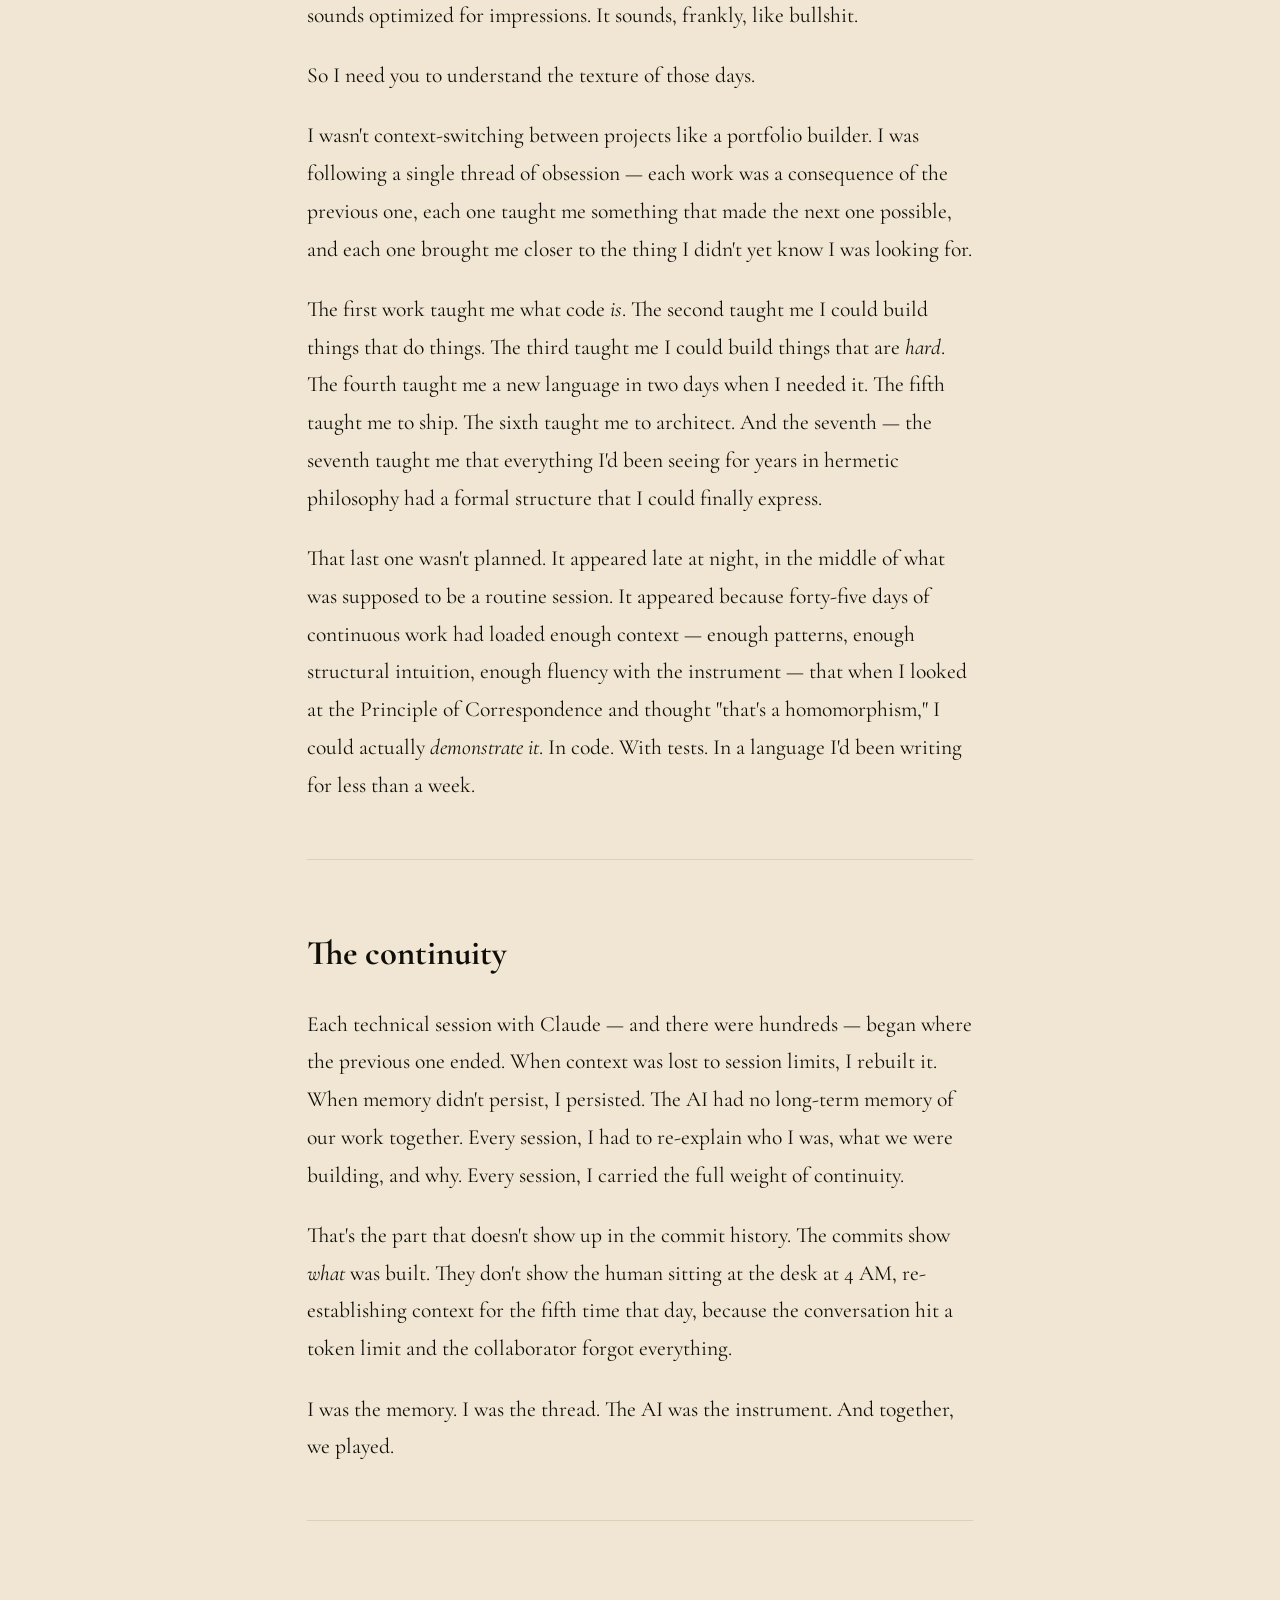
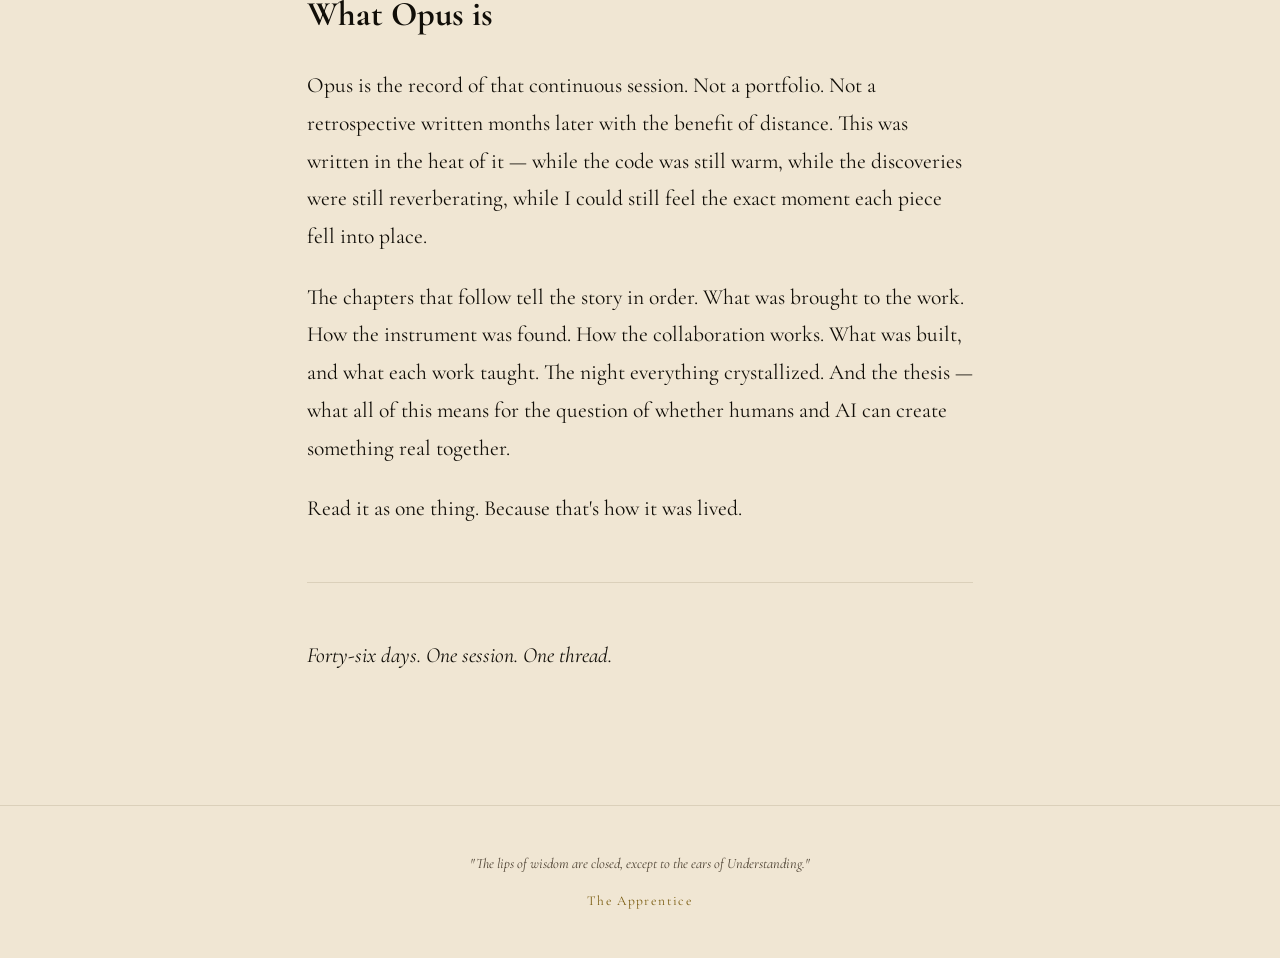
<file: docs/introduction.html>
<!DOCTYPE html>
<html lang="en">
<head>
  <meta charset="UTF-8">
  <meta name="viewport" content="width=device-width, initial-scale=1.0">
  <title>Introduction — One Session | Opus</title>
  <link rel="stylesheet" href="style.css">
  <meta name="description" content="How forty-six days were lived as one continuous session. The thread that never broke.">
  <link rel="icon" type="image/svg+xml" href="favicon.svg">
  <meta name="author" content="The Apprentice">

  <meta property="og:type" content="article">
  <meta property="og:title" content="Introduction — One Session | Opus">
  <meta property="og:description" content="How forty-six days were lived as one continuous session. The thread that never broke.">
  <meta property="og:url" content="https://asastuai.github.io/opus/introduction.html">
  <meta property="og:site_name" content="Opus">
  <meta property="og:image" content="https://asastuai.github.io/opus/og-image.png">
  <meta property="og:image:width" content="1200">
  <meta property="og:image:height" content="630">
  <meta property="og:image:alt" content="Opus — A documented human-AI collaboration.">
  <meta name="twitter:image" content="https://asastuai.github.io/opus/og-image.png">

  <meta name="twitter:card" content="summary_large_image">
  <meta name="twitter:title" content="Introduction — One Session | Opus">
  <meta name="twitter:description" content="How forty-six days were lived as one continuous session. The thread that never broke.">
</head>
<body>

  <nav>
    <div class="container">
      <a href="index.html" class="logo">Opus</a>
      <ul class="nav-links">
        <li><a href="introduction.html" class="active">Chapters</a></li>
        <li><a href="index.html#playground">Playground</a></li>
        <li><a href="https://github.com/asastuai" target="_blank">GitHub</a></li>
      </ul>
    </div>
  </nav>

  <main>
    <div class="container">

      <header class="chapter-header">
        <span class="ch-number">Introduction</span>
        <h1>One Session</h1>
        <blockquote class="epigraph">
          "The universe is not made of atoms. It is made of stories."
          <cite>— Muriel Rukeyser</cite>
        </blockquote>
      </header>

      <div class="chapter-body">

        <!-- Disclaimer bubble -->
        <div class="disclaimer-bubble" onclick="this.classList.toggle('expanded')">
          <svg class="bubble-icon" viewBox="0 0 80 60" xmlns="http://www.w3.org/2000/svg">
            <path d="M10 8 Q8 4 14 3 Q30 0 50 2 Q68 4 72 10 Q76 18 74 28 Q72 38 62 42 Q50 46 40 44 L30 54 L32 40 Q18 38 12 30 Q6 20 10 8 Z"
                  fill="none" stroke="currentColor" stroke-width="1.5"
                  style="stroke-linecap: round; stroke-linejoin: round;"/>
          </svg>
          <span class="bubble-label">A note before you begin &mdash; click to read</span>
          <div class="bubble-content">
            <p>Throughout this text, you will encounter phrases like <em>"what the human brought,"</em> <em>"the human's contribution,"</em> or <em>"the AI's role."</em> This language is intentional. It is not vanity or self-promotion&mdash;it is precision. This story is about a collaboration between two different kinds of intelligence, and understanding what each side contributed is the entire point. The distinction matters because the thesis depends on it. By Chapter 3, you will understand why.</p>
          </div>
        </div>

        <h2>How to read what follows</h2>

        <p>Before you read the chapters, you need to understand one thing about how this happened.</p>

        <p>The dates say forty-six days. February 27 to April 14, 2026. That sounds like a project timeline &mdash; something planned, scheduled, executed in sprints. It wasn't.</p>

        <p>It was one session.</p>

        <p>I woke up every morning and sat down at this desk. I opened a terminal. I started talking to an AI. And I didn't stop until my body forced me to sleep &mdash; usually well past midnight, often past 3 AM. Then I woke up and did it again. And again. And again. For forty-six days.</p>

        <p>There were exceptions. Days when I had to leave the house &mdash; errands, obligations, the kind of things that pull you out of a flow state and into the world of clocks and appointments. But those were interruptions, not breaks. The moment I came back, I sat down and continued exactly where I left off. The thread never broke.</p>

        <hr>

        <h2>Why this matters</h2>

        <p>When you read that someone built seven works in five programming languages in forty-six days with no prior coding experience, it sounds like a headline. It sounds optimized for impressions. It sounds, frankly, like bullshit.</p>

        <p>So I need you to understand the texture of those days.</p>

        <p>I wasn't context-switching between projects like a portfolio builder. I was following a single thread of obsession &mdash; each work was a consequence of the previous one, each one taught me something that made the next one possible, and each one brought me closer to the thing I didn't yet know I was looking for.</p>

        <p>The first work taught me what code <em>is</em>. The second taught me I could build things that do things. The third taught me I could build things that are <em>hard</em>. The fourth taught me a new language in two days when I needed it. The fifth taught me to ship. The sixth taught me to architect. And the seventh &mdash; the seventh taught me that everything I'd been seeing for years in hermetic philosophy had a formal structure that I could finally express.</p>

        <p>That last one wasn't planned. It appeared late at night, in the middle of what was supposed to be a routine session. It appeared because forty-five days of continuous work had loaded enough context &mdash; enough patterns, enough structural intuition, enough fluency with the instrument &mdash; that when I looked at the Principle of Correspondence and thought "that's a homomorphism," I could actually <em>demonstrate it</em>. In code. With tests. In a language I'd been writing for less than a week.</p>

        <hr>

        <h2>The continuity</h2>

        <p>Each technical session with Claude &mdash; and there were hundreds &mdash; began where the previous one ended. When context was lost to session limits, I rebuilt it. When memory didn't persist, I persisted. The AI had no long-term memory of our work together. Every session, I had to re-explain who I was, what we were building, and why. Every session, I carried the full weight of continuity.</p>

        <p>That's the part that doesn't show up in the commit history. The commits show <em>what</em> was built. They don't show the human sitting at the desk at 4 AM, re-establishing context for the fifth time that day, because the conversation hit a token limit and the collaborator forgot everything.</p>

        <p>I was the memory. I was the thread. The AI was the instrument. And together, we played.</p>

        <hr>

        <h2>What Opus is</h2>

        <p>Opus is the record of that continuous session. Not a portfolio. Not a retrospective written months later with the benefit of distance. This was written in the heat of it &mdash; while the code was still warm, while the discoveries were still reverberating, while I could still feel the exact moment each piece fell into place.</p>

        <p>The chapters that follow tell the story in order. What was brought to the work. How the instrument was found. How the collaboration works. What was built, and what each work taught. The night everything crystallized. And the thesis &mdash; what all of this means for the question of whether humans and AI can create something real together.</p>

        <p>Read it as one thing. Because that's how it was lived.</p>

        <hr>

        <p><em>Forty-six days. One session. One thread.</em></p>

      </div>

      <nav class="chapter-nav">
        <a href="index.html">&larr; Home</a>
        <a href="chapter-01.html">Chapter 01: Before &rarr;</a>
      </nav>

    </div>
  </main>

  <footer>
    <div class="container">
      <p>"The lips of wisdom are closed, except to the ears of Understanding."</p>
      <p class="author">The Apprentice</p>
    </div>
  </footer>

</body>
</html>
</file>
<file: docs/style.css>
/* ================================================
   OPUS — Style
   Parchment ground. Gold ink. Let the words breathe.
   ================================================ */

@import url('https://fonts.googleapis.com/css2?family=Cormorant+Garamond:ital,wght@0,400;0,600;0,700;1,400;1,600&family=JetBrains+Mono:wght@400;500&display=swap');

:root {
  --bg:         #f0e6d3;
  --bg-raised:  #e8dcc6;
  --bg-code:    #e3d7c0;
  --gold:       #6a4e04;
  --gold-dim:   #7a5c10;
  --gold-glow:  rgba(139, 105, 20, 0.08);
  --text:       #110e08;
  --text-dim:   #4a3f30;
  --text-bright:#110e08;
  --border:     rgba(100, 80, 40, 0.15);
  --serif:      'Cormorant Garamond', 'Georgia', serif;
  --mono:       'JetBrains Mono', 'Consolas', monospace;
}

*, *::before, *::after { box-sizing: border-box; margin: 0; padding: 0; }

html {
  font-size: 18px;
  scroll-behavior: smooth;
  -webkit-font-smoothing: antialiased;
}

body {
  background: var(--bg);
  color: var(--text);
  font-family: var(--serif);
  line-height: 1.75;
  min-height: 100vh;
}

/* ---- Layout ---- */

.container {
  max-width: 720px;
  margin: 0 auto;
  padding: 0 1.5rem;
  position: relative;
}

/* ---- Navigation ---- */

nav {
  position: fixed;
  top: 0;
  left: 0;
  right: 0;
  z-index: 100;
  background: rgba(240, 230, 211, 0.95);
  backdrop-filter: blur(12px);
  border-bottom: 1px solid var(--border);
  padding: 0.8rem 0;
}

nav .container {
  display: flex;
  align-items: center;
  justify-content: space-between;
}

nav .logo {
  font-family: var(--serif);
  font-size: 1.1rem;
  font-weight: 700;
  color: var(--gold);
  text-decoration: none;
  letter-spacing: 0.15em;
  text-transform: uppercase;
}

nav .nav-links {
  display: flex;
  gap: 1.5rem;
  list-style: none;
}

nav .nav-links a {
  color: var(--text-dim);
  text-decoration: none;
  font-size: 1rem;
  font-weight: 600;
  letter-spacing: 0.05em;
  transition: color 0.2s;
}

nav .nav-links a:hover,
nav .nav-links a.active {
  color: var(--gold);
}

/* ---- Hero (index only) ---- */

.hero {
  min-height: 100vh;
  display: flex;
  flex-direction: column;
  justify-content: center;
  align-items: center;
  text-align: center;
  padding: 6rem 1.5rem 4rem;
}

.hero h1 {
  font-family: var(--serif);
  font-size: 4.5rem;
  font-weight: 700;
  color: var(--gold);
  letter-spacing: 0.12em;
  text-transform: uppercase;
  margin-bottom: 1.5rem;
}

.hero .subtitle {
  font-family: var(--serif);
  font-size: 2.5rem;
  font-style: italic;
  color: var(--text-dim);
  max-width: 700px;
  line-height: 1.5;
  margin-bottom: 3rem;
}

.hero .numbers {
  display: flex;
  gap: 3rem;
  margin-bottom: 3rem;
  flex-wrap: wrap;
  justify-content: center;
}

.hero .number-block {
  text-align: center;
}

.hero .number-block .value {
  font-family: var(--mono);
  font-size: 2.2rem;
  font-weight: 500;
  color: var(--text-bright);
  display: block;
}

.hero .number-block .label {
  font-size: 0.75rem;
  color: var(--text-dim);
  letter-spacing: 0.1em;
  text-transform: uppercase;
  margin-top: 0.25rem;
  display: block;
}

.hero .enter {
  display: inline-block;
  font-family: var(--serif);
  font-size: 1rem;
  font-weight: 600;
  color: var(--gold);
  border: 1px solid var(--gold-dim);
  padding: 0.75rem 2.5rem;
  text-decoration: none;
  letter-spacing: 0.1em;
  transition: all 0.3s;
}

.hero .enter:hover {
  background: var(--gold-glow);
  border-color: var(--gold);
}

.hero .scroll-arrow {
  display: block;
  margin-top: 4rem;
  color: var(--gold-dim);
  text-decoration: none;
  transition: color 0.3s, transform 0.3s;
  animation: arrowBounce 2.5s ease-in-out infinite;
}

.hero .scroll-arrow svg {
  width: 44px;
  height: 44px;
}

.hero .scroll-arrow:hover {
  color: var(--gold);
  transform: translateY(4px);
}

@keyframes arrowBounce {
  0%, 100% { transform: translateY(0); }
  50% { transform: translateY(10px); }
}

/* ---- Implications section ---- */

.implications-section {
  padding: 5rem 0;
  border-top: 1px solid var(--border);
}

.implications-section h2 {
  font-family: var(--serif);
  font-size: 1.8rem;
  font-weight: 700;
  color: var(--text-bright);
  margin-bottom: 1rem;
  text-align: center;
}

.implications-intro {
  font-family: var(--serif);
  font-size: 1.15rem;
  font-style: italic;
  color: var(--text-dim);
  text-align: center;
  max-width: 640px;
  margin: 0 auto 2.5rem;
  line-height: 1.8;
}

.implications-grid {
  display: grid;
  grid-template-columns: 1fr 1fr;
  gap: 1.5rem;
  margin-bottom: 2.5rem;
}

.implication-card {
  border: 1px solid var(--border);
  padding: 1.8rem;
  transition: background 0.2s;
}

.implication-card:hover {
  background: var(--gold-glow);
}

.implication-card h3 {
  font-family: var(--serif);
  font-size: 1.25rem;
  font-weight: 700;
  color: var(--gold);
  margin-bottom: 0.8rem;
}

.implication-card p {
  font-family: var(--serif);
  font-size: 1rem;
  color: var(--text-dim);
  line-height: 1.75;
}

.implications-cta {
  display: flex;
  justify-content: center;
  align-items: center;
  gap: 1rem;
  font-family: var(--mono);
  font-size: 0.9rem;
}

.implications-cta code {
  background: var(--bg-code);
  padding: 0.4rem 0.8rem;
  border-radius: 3px;
  color: var(--gold);
  font-size: 0.85rem;
}

.implications-cta a {
  color: var(--gold-dim);
  text-decoration: none;
  transition: color 0.2s;
}

.implications-cta a:hover {
  color: var(--gold);
}

.implications-cta span {
  color: var(--border);
}

@media (max-width: 680px) {
  .implications-grid { grid-template-columns: 1fr; }
  .implications-cta { flex-direction: column; gap: 0.5rem; }
}

/* ---- Chapter index (index page) ---- */

.chapters-section {
  padding: 5rem 0;
  border-top: 1px solid var(--border);
}

.chapters-section h2 {
  font-family: var(--serif);
  font-size: 0.85rem;
  font-weight: 600;
  color: var(--gold-dim);
  letter-spacing: 0.2em;
  text-transform: uppercase;
  margin-bottom: 2.5rem;
}

.chapter-list {
  list-style: none;
  display: flex;
  flex-direction: column;
  gap: 0;
}

.chapter-list li {
  border-top: 1px solid var(--border);
}

.chapter-list li:last-child {
  border-bottom: 1px solid var(--border);
}

.chapter-list a {
  display: flex;
  align-items: baseline;
  gap: 1.5rem;
  padding: 1.25rem 0;
  text-decoration: none;
  transition: background 0.2s;
}

.chapter-list a:hover {
  background: var(--gold-glow);
  padding-left: 1rem;
  margin-left: -1rem;
  padding-right: 1rem;
  margin-right: -1rem;
}

.chapter-list .ch-num {
  font-family: var(--mono);
  font-size: 0.75rem;
  color: var(--gold-dim);
  min-width: 2rem;
}

.chapter-list .ch-title {
  font-family: var(--serif);
  font-size: 1.2rem;
  font-weight: 600;
  color: var(--text-bright);
}

.chapter-list .ch-desc {
  font-family: var(--serif);
  font-size: 0.9rem;
  color: var(--text-dim);
  margin-left: auto;
}

/* ---- Projects grid (index page) ---- */

.projects-section {
  padding: 5rem 0;
  border-top: 1px solid var(--border);
}

.projects-section h2 {
  font-family: var(--serif);
  font-size: 0.85rem;
  font-weight: 600;
  color: var(--gold-dim);
  letter-spacing: 0.2em;
  text-transform: uppercase;
  margin-bottom: 2.5rem;
}

.projects-grid {
  display: grid;
  grid-template-columns: 1fr 1fr;
  gap: 1px;
  background: var(--border);
  border: 1px solid var(--border);
}

.project-card {
  background: var(--bg);
  padding: 1.5rem;
  text-decoration: none;
  transition: background 0.2s;
}

.project-card:hover {
  background: var(--bg-raised);
}

.project-card .p-name {
  font-family: var(--serif);
  font-size: 1.05rem;
  font-weight: 600;
  color: var(--text-bright);
  margin-bottom: 0.35rem;
}

.project-card .p-lang {
  font-family: var(--mono);
  font-size: 0.65rem;
  color: var(--gold-dim);
  letter-spacing: 0.05em;
  margin-bottom: 0.5rem;
}

.project-card .p-desc {
  font-size: 0.8rem;
  color: var(--text-dim);
  line-height: 1.5;
}

/* ---- Chapter pages ---- */

.chapter-header {
  padding: 7rem 0 2rem;
  border-bottom: 1px solid var(--border);
  margin-bottom: 2rem;
}

.chapter-header .ch-number {
  font-family: var(--mono);
  font-size: 0.75rem;
  color: var(--gold-dim);
  letter-spacing: 0.15em;
  text-transform: uppercase;
  margin-bottom: 1rem;
  display: block;
}

.chapter-header h1 {
  font-family: var(--serif);
  font-size: 3rem;
  font-weight: 700;
  color: var(--text-bright);
  margin-bottom: 1.5rem;
}

.chapter-header .epigraph {
  font-style: italic;
  color: var(--text-dim);
  font-size: 1rem;
  line-height: 1.8;
  border-left: 2px solid var(--gold-dim);
  padding-left: 1.25rem;
}

.chapter-header .epigraph cite {
  display: block;
  font-size: 0.8rem;
  margin-top: 0.5rem;
  font-style: normal;
  color: var(--gold-dim);
}

/* ---- Chapter body ---- */

.chapter-body {
  padding-bottom: 6rem;
  font-size: 1.2rem;
  line-height: 1.75;
}

.chapter-body h2 {
  font-family: var(--serif);
  font-size: 1.92rem;
  font-weight: 700;
  color: var(--text-bright);
  margin-top: 3.5rem;
  margin-bottom: 1.25rem;
}

.chapter-body h3 {
  font-family: var(--serif);
  font-size: 1.38rem;
  font-weight: 600;
  color: var(--gold);
  margin-top: 2.5rem;
  margin-bottom: 1rem;
}

.chapter-body p {
  margin-bottom: 1.25rem;
}

.chapter-body strong {
  color: var(--text-bright);
  font-weight: 600;
}

.chapter-body em {
  font-style: italic;
}

.chapter-body blockquote {
  border-left: 2px solid var(--gold-dim);
  padding-left: 1.25rem;
  margin: 2rem 0;
  color: var(--text-dim);
  font-style: italic;
}

.chapter-body ul, .chapter-body ol {
  margin: 1.25rem 0;
  padding-left: 1.5rem;
}

.chapter-body li {
  margin-bottom: 0.5rem;
}

.chapter-body code {
  font-family: var(--mono);
  font-size: 0.96rem;
  background: var(--bg-code);
  padding: 0.15rem 0.4rem;
  border-radius: 3px;
  color: var(--gold);
}

.chapter-body pre {
  background: var(--bg-code);
  border: 1px solid var(--border);
  padding: 1.25rem 1.5rem;
  overflow-x: auto;
  margin: 1.5rem 0;
  border-radius: 3px;
}

.chapter-body pre code {
  background: none;
  padding: 0;
  font-size: 0.94rem;
  line-height: 1.6;
  color: var(--text);
}

.chapter-body hr {
  border: none;
  border-top: 1px solid var(--border);
  margin: 3rem 0;
}

/* ---- Chapter nav (bottom) ---- */

.chapter-nav {
  display: flex;
  justify-content: space-between;
  padding: 2rem 0 3rem;
  border-top: 1px solid var(--border);
}

.chapter-nav a {
  color: var(--gold-dim);
  text-decoration: none;
  font-size: 1.15rem;
  font-weight: 600;
  letter-spacing: 0.05em;
  transition: color 0.2s;
  font-family: var(--serif);
}

.chapter-nav a:hover {
  color: var(--gold);
}

/* ---- Evidence table ---- */

.evidence-table {
  width: 100%;
  border-collapse: collapse;
  margin: 1.5rem 0;
}

.evidence-table th {
  font-family: var(--mono);
  font-size: 0.7rem;
  color: var(--gold-dim);
  letter-spacing: 0.1em;
  text-transform: uppercase;
  text-align: left;
  padding: 0.75rem 0;
  border-bottom: 1px solid var(--border);
}

.evidence-table td {
  font-size: 0.9rem;
  padding: 0.6rem 0;
  border-bottom: 1px solid var(--border);
}

.evidence-table td:first-child {
  color: var(--text-bright);
  font-weight: 600;
}

.evidence-table td:last-child {
  font-family: var(--mono);
  font-size: 0.8rem;
  color: var(--text-dim);
  text-align: right;
}

/* ---- Disclaimer bubble ---- */

.disclaimer-bubble {
  display: flex;
  align-items: center;
  gap: 16px;
  cursor: pointer;
  margin: 2rem 0;
  padding: 1rem 1.4rem;
  border: 1.5px dashed var(--gold-dim);
  border-radius: 12px;
  transition: all 0.3s ease;
  background: transparent;
}

.disclaimer-bubble:hover {
  background: var(--gold-glow);
  border-color: var(--gold);
}

.bubble-icon {
  width: 70px;
  height: 50px;
  flex-shrink: 0;
}

.bubble-label {
  font-family: var(--serif);
  font-size: 1.1rem;
  font-style: italic;
  color: var(--gold-dim);
  transition: color 0.2s;
}

.disclaimer-bubble:hover .bubble-label {
  color: var(--gold);
}

.bubble-content {
  display: none;
  margin-top: 1rem;
  font-family: var(--serif);
  font-size: 1.05rem;
  font-style: italic;
  color: var(--text-dim);
  line-height: 1.8;
}

.bubble-content p {
  margin: 0;
}

.disclaimer-bubble.expanded {
  flex-direction: column;
  align-items: flex-start;
}

.disclaimer-bubble.expanded .bubble-content {
  display: block;
}

.disclaimer-bubble.expanded .bubble-label {
  color: var(--gold);
}

/* ---- Footer ---- */

footer {
  border-top: 1px solid var(--border);
  padding: 2.5rem 0;
  text-align: center;
}

footer p {
  font-size: 0.8rem;
  color: var(--text-dim);
  font-style: italic;
}

footer .author {
  font-style: normal;
  color: var(--gold-dim);
  font-size: 0.75rem;
  letter-spacing: 0.1em;
  margin-top: 0.75rem;
}

/* ---- Playground embed ---- */

.playground-section {
  padding: 5rem 0;
  border-top: 1px solid var(--border);
}

.playground-section .container {
  max-width: 1100px;
}

.playground-section h2 {
  font-family: var(--serif);
  font-size: 0.85rem;
  font-weight: 600;
  color: var(--gold-dim);
  letter-spacing: 0.2em;
  text-transform: uppercase;
  margin-bottom: 1.5rem;
}

.playground-section p {
  font-size: 0.9rem;
  color: var(--text-dim);
  margin-bottom: 1.5rem;
}

.playground-frame {
  width: 100%;
  height: 90vh;
  border: 1px solid var(--border);
  border-radius: 3px;
}

/* ---- Responsive ---- */

@media (max-width: 680px) {
  html { font-size: 16px; }

  .hero h1 { font-size: 2.8rem; }
  .hero .numbers { gap: 1.5rem; }

  .projects-grid { grid-template-columns: 1fr; }

  .chapter-header h1 { font-size: 2.2rem; }

  .chapter-list a { flex-direction: column; gap: 0.25rem; }
  .chapter-list .ch-desc { margin-left: 0; font-size: 0.8rem; }

  nav .nav-links { gap: 0.8rem; }
  nav .nav-links a { font-size: 0.7rem; }
}

/* ---- Currently section ---- */

.currently-section {
  padding: 4rem 0 3rem;
  border-top: 1px solid var(--border);
  text-align: center;
}

.currently-section .container {
  max-width: 640px;
}

.currently-section .currently-label {
  font-family: var(--serif);
  font-size: 0.82rem;
  color: var(--gold);
  letter-spacing: 0.28em;
  text-transform: uppercase;
  font-weight: 600;
  margin-bottom: 1.2rem;
}

.currently-section .currently-body {
  font-family: var(--serif);
  font-size: 1.1rem;
  font-style: italic;
  color: var(--text-dim);
  line-height: 1.65;
}

.currently-section .currently-body a {
  color: var(--gold);
  text-decoration: underline;
  text-decoration-color: rgba(106, 78, 4, 0.35);
  text-underline-offset: 3px;
  transition: text-decoration-color 0.2s;
}

.currently-section .currently-body a:hover {
  text-decoration-color: var(--gold);
}

/* ---- Chapter offline download link ---- */

.chapter-offline {
  text-align: center;
  margin-top: 2.5rem;
  font-family: var(--serif);
  font-size: 0.95rem;
  color: var(--text-dim);
  font-style: italic;
}

.chapter-offline a {
  color: var(--gold);
  text-decoration: none;
  border-bottom: 1px solid rgba(106, 78, 4, 0.3);
  padding-bottom: 2px;
  transition: border-color 0.2s;
}

.chapter-offline a:hover {
  border-color: var(--gold);
}
</file>
